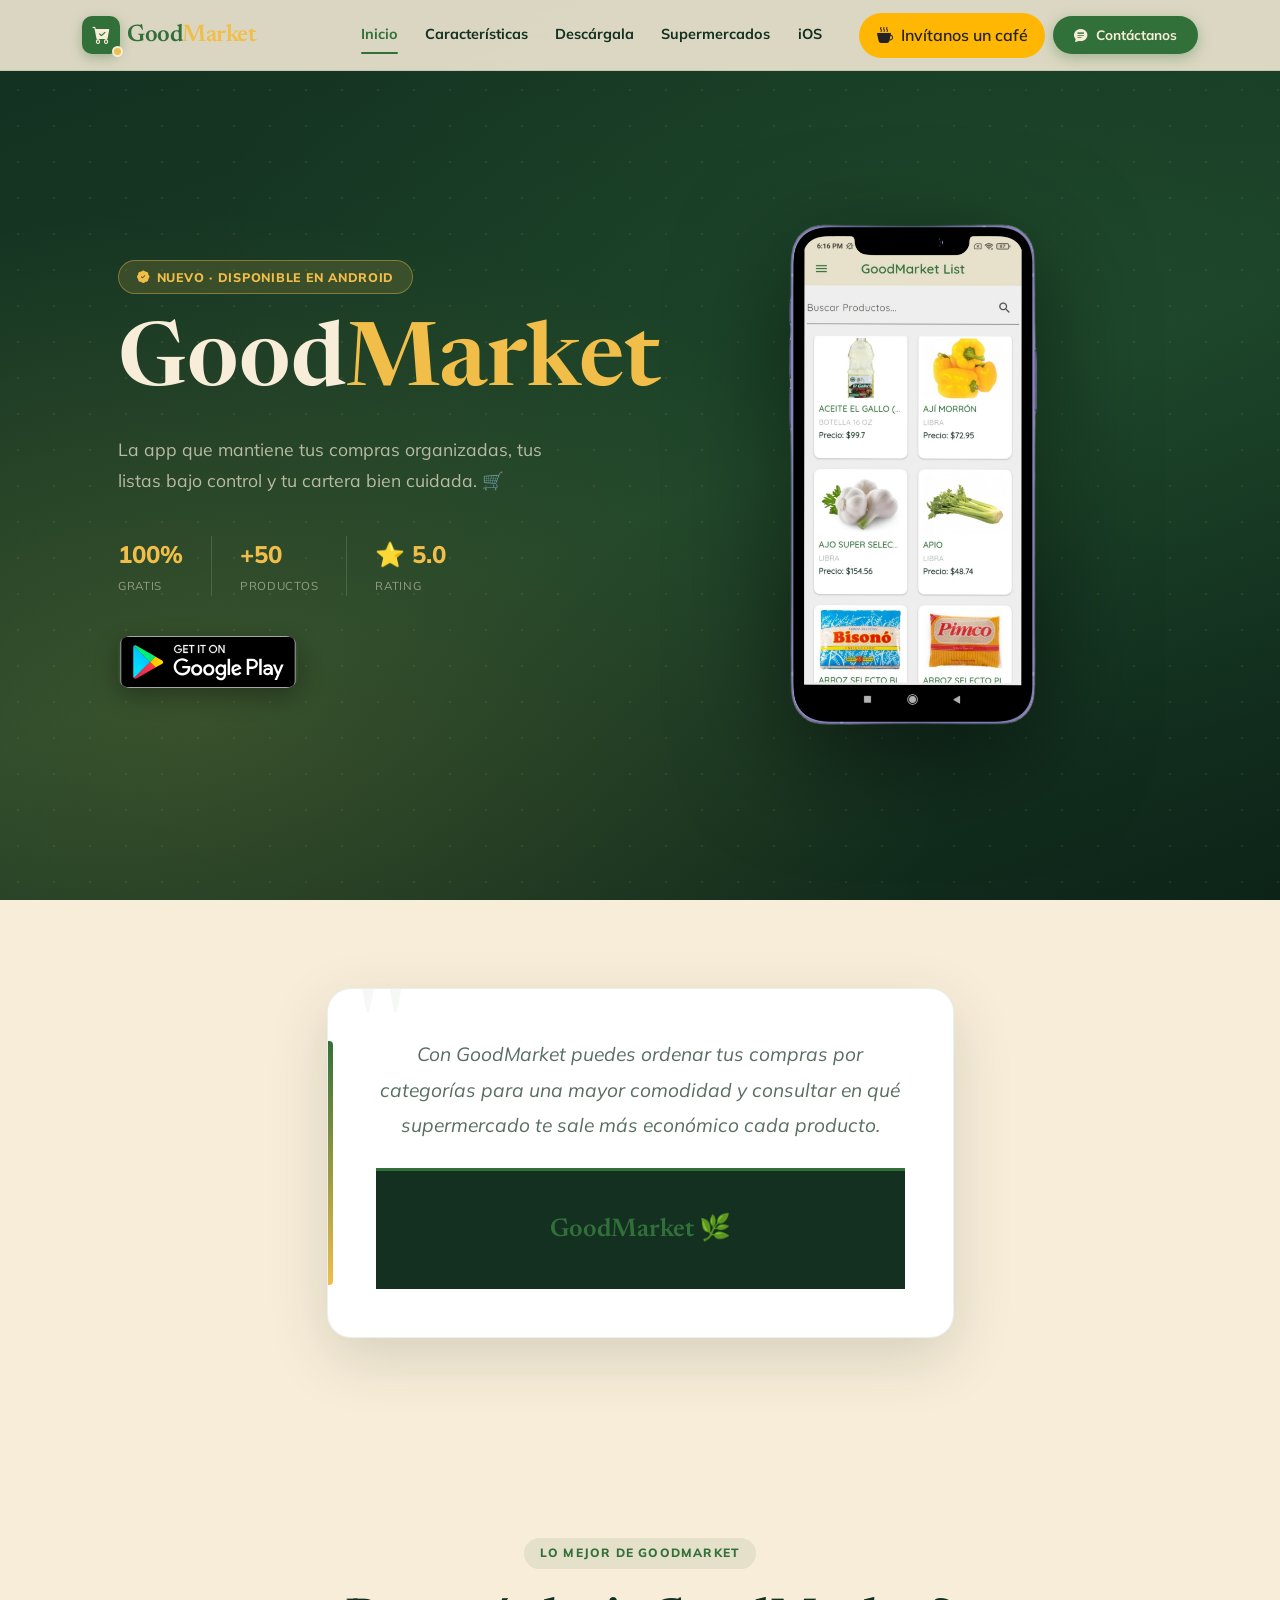
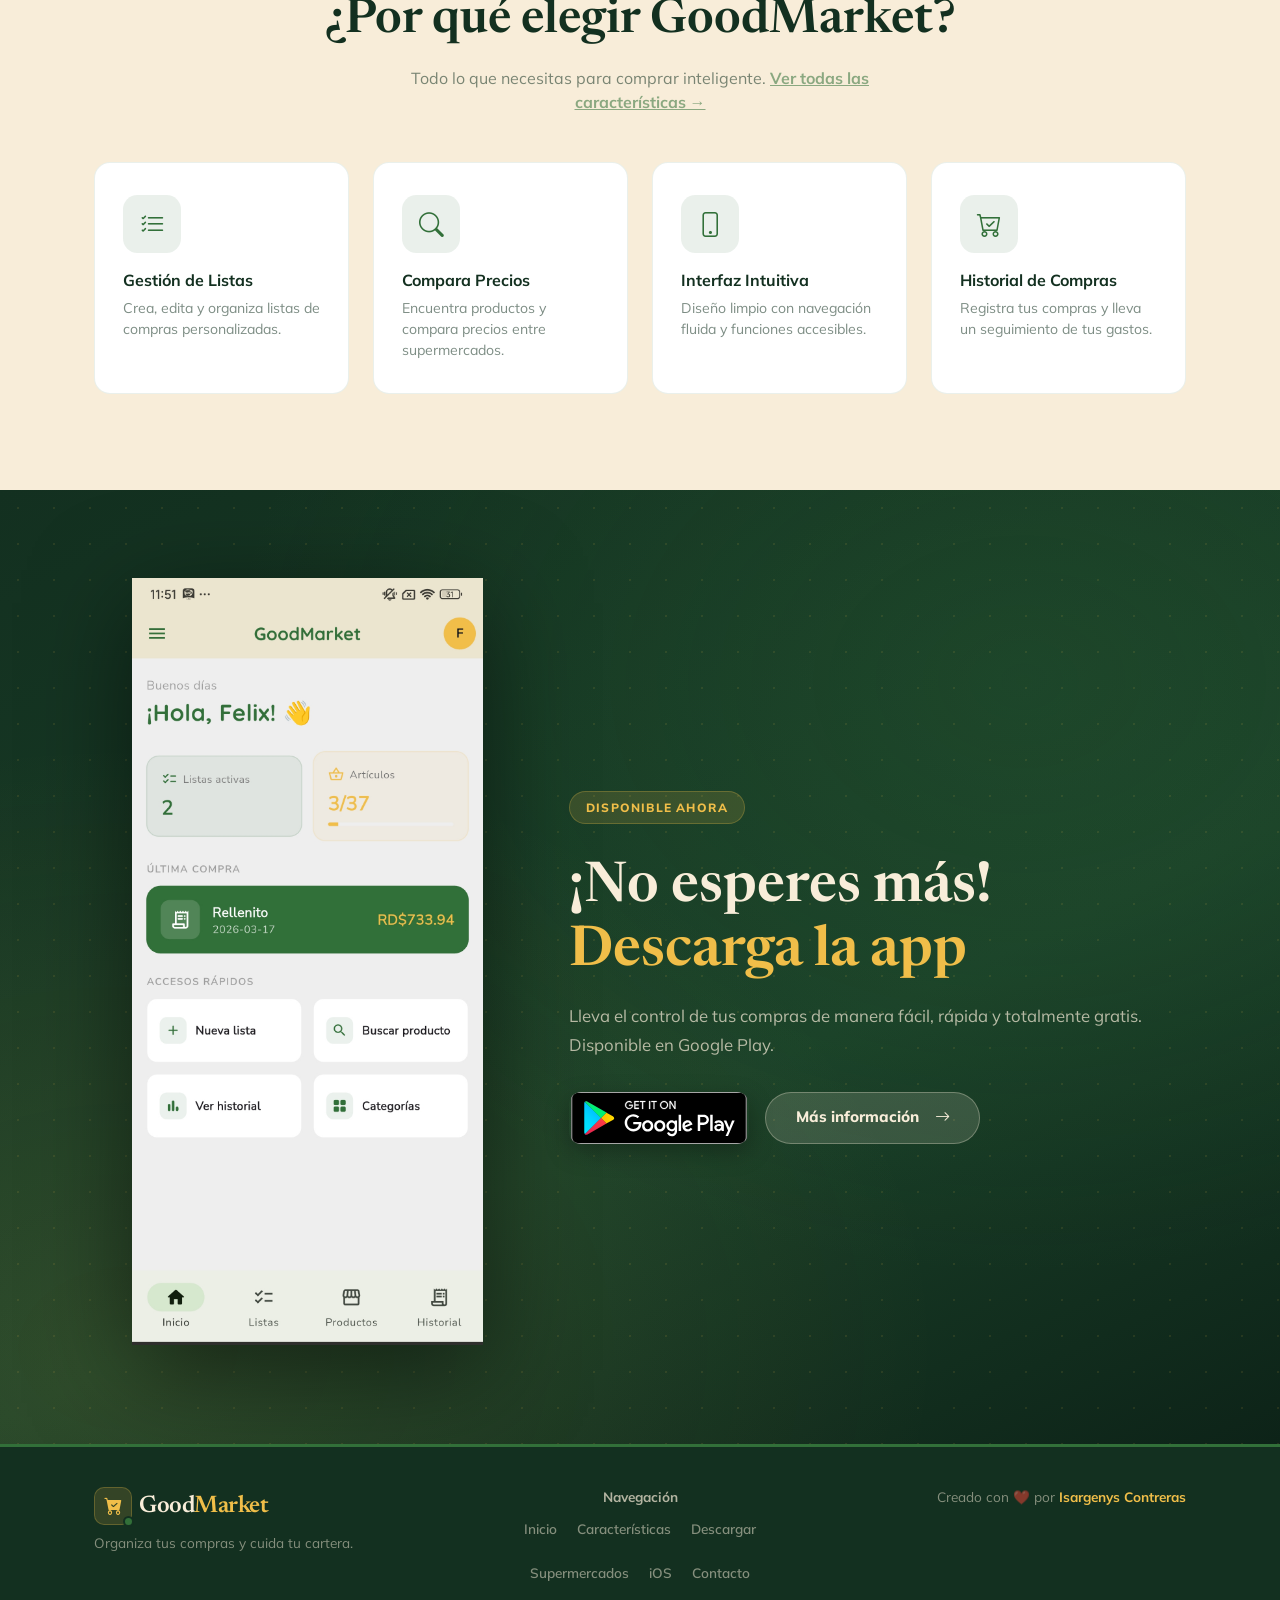
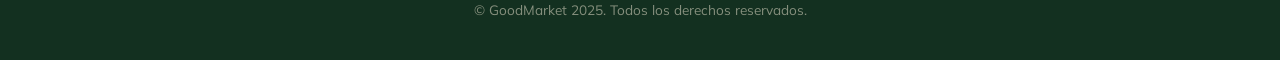
<file: index.html>
<!DOCTYPE html>
<html lang="es">
<head>
  <!-- ====== METAS BÁSICAS ====== -->
  <meta charset="utf-8" />
  <meta name="viewport" content="width=device-width, initial-scale=1, shrink-to-fit=no" />
  <meta http-equiv="X-UA-Compatible" content="IE=edge" />

  <!-- ====== SEO PRIMARIO ====== -->
  <title>GoodMarket — Organiza tus compras, compara precios y ahorra</title>
  <meta name="description" content="GoodMarket es la app gratuita que te ayuda a crear listas de compras, comparar precios entre supermercados y ahorrar dinero cada semana. Disponible en Android." />
  <meta name="keywords" content="lista de compras, comparar precios supermercados, app compras gratis, ahorrar en supermercado, GoodMarket, organizar compras, precios supermercado, app Android compras" />
  <meta name="author" content="Isargenys Contreras" />
  <meta name="robots" content="index, follow, max-snippet:-1, max-image-preview:large, max-video-preview:-1" />
  <link rel="canonical" href="https://www.goodmarket.app/" />

  <!-- ====== IDIOMA / REGIÓN ====== -->
  <meta name="language" content="es" />
  <meta name="geo.region" content="DO" />
  <link rel="alternate" hreflang="es" href="https://www.goodmarket.app/" />
  <link rel="alternate" hreflang="x-default" href="https://www.goodmarket.app/" />

  <!-- ====== OPEN GRAPH (Facebook, WhatsApp, etc.) ====== -->
  <meta property="og:type" content="website" />
  <meta property="og:site_name" content="GoodMarket" />
  <meta property="og:title" content="GoodMarket — Organiza tus compras y ahorra" />
  <meta property="og:description" content="Crea listas de compras, compara precios entre supermercados y ahorra dinero cada semana. 100% gratis." />
  <meta property="og:url" content="https://www.goodmarket.app/" />
  <meta property="og:image" content="https://www.goodmarket.app/assets/og-image.jpg" />
  <meta property="og:image:width" content="1200" />
  <meta property="og:image:height" content="630" />
  <meta property="og:locale" content="es_ES" />

  <!-- ====== TWITTER CARD ====== -->
  <meta name="twitter:card" content="summary_large_image" />
  <meta name="twitter:title" content="GoodMarket — Organiza tus compras y ahorra" />
  <meta name="twitter:description" content="App gratuita para crear listas de compras y comparar precios de supermercados." />
  <meta name="twitter:image" content="https://www.goodmarket.app/assets/og-image.jpg" />

  <!-- ====== FAVICON ====== -->
  <link rel="icon" type="image/png" href="assets/Dark_small_logo.png" />
  <link rel="apple-touch-icon" href="assets/Dark_small_logo.png" />

  <!-- ====== PRECONNECT & FONTS ====== -->
  <link rel="preconnect" href="https://fonts.googleapis.com" />
  <link rel="preconnect" href="https://fonts.gstatic.com" crossorigin />
  <link rel="preconnect" href="https://cdn.jsdelivr.net" />
  <link href="https://fonts.googleapis.com/css2?family=Mulish:wght@300;400;600;700;800&family=Newsreader:ital,wght@0,600;1,600&display=swap" rel="stylesheet" />

  <!-- ====== CSS ====== -->
  <link href="https://cdn.jsdelivr.net/npm/bootstrap@5.3.3/dist/css/bootstrap.min.css" rel="stylesheet" />
  <link href="https://cdn.jsdelivr.net/npm/bootstrap-icons@1.11.3/font/bootstrap-icons.css" rel="stylesheet" />
  <link href="./css/styles.css" rel="stylesheet" />

  <!-- ====== DATOS ESTRUCTURADOS (JSON-LD) ====== -->
  <script type="application/ld+json">
  {
    "@context": "https://schema.org",
    "@graph": [
      {
        "@type": "Organization",
        "name": "GoodMarket",
        "url": "https://www.goodmarket.app",
        "logo": "https://www.goodmarket.app/assets/Dark_small_logo.png",
        "description": "App gratuita para crear listas de compras y comparar precios de supermercados.",
        "sameAs": [
          "https://play.google.com/store/apps/details?id=com.felixdev.goodmarketlist"
        ]
      },
      {
        "@type": "SoftwareApplication",
        "name": "GoodMarket",
        "operatingSystem": "Android",
        "applicationCategory": "ShoppingApplication",
        "offers": {
          "@type": "Offer",
          "price": "0",
          "priceCurrency": "USD"
        },
        "aggregateRating": {
          "@type": "AggregateRating",
          "ratingValue": "5.0",
          "ratingCount": "50"
        },
        "description": "Organiza tus compras, compara precios entre supermercados y ahorra dinero.",
        "downloadUrl": "https://play.google.com/store/apps/details?id=com.felixdev.goodmarketlist&hl=es_419",
        "screenshot": "https://www.goodmarket.app/assets/1.png"
      },
      {
        "@type": "WebSite",
        "name": "GoodMarket",
        "url": "https://www.goodmarket.app",
        "potentialAction": {
          "@type": "SearchAction",
          "target": "https://www.goodmarket.app/?q={search_term_string}",
          "query-input": "required name=search_term_string"
        }
      }
    ]
  }
  </script>
</head>

<body>

  <!-- ====== NAVBAR ====== -->
  <nav class="navbar navbar-expand-lg fixed-top" id="mainNav" aria-label="Navegación principal">
    <div class="container">
      <a class="navbar-brand gm-logo" href="index.html" aria-label="GoodMarket - Inicio">
        <span class="gm-logo__icon"><i class="bi bi-cart-check-fill"></i></span>
        <span class="gm-logo__text">
          <span class="gm-logo__good">Good</span><span class="gm-logo__market">Market</span>
        </span>
      </a>

      <button class="navbar-toggler" type="button"
              data-bs-toggle="collapse" data-bs-target="#navbarResponsive"
              aria-controls="navbarResponsive" aria-expanded="false" aria-label="Abrir menú">
        Menú <i class="bi bi-list ms-1"></i>
      </button>

      <div class="collapse navbar-collapse" id="navbarResponsive">
        <ul class="navbar-nav ms-auto me-3 my-3 my-lg-0">
          <li class="nav-item"><a class="nav-link active" href="index.html">Inicio</a></li>
          <li class="nav-item"><a class="nav-link" href="caracteristicas.html">Características</a></li>
          <!-- <li class="nav-item"><a class="nav-link" href="blog.html">Blog</a></li> -->
          <li class="nav-item"><a class="nav-link" href="descarga.html">Descárgala</a></li>
          <li class="nav-item"><a class="nav-link" href="unete.html">Supermercados</a></li>
          <li class="nav-item"><a class="nav-link" href="ios.html">iOS</a></li>

        </ul>
        <a class="btn-nav-donate mx-2" href="https://ko-fi.com/goodmarket" target="_blank">
          <i class="bi bi-cup-hot-fill me-2"></i>Invítanos un café
          </a>
        <a class="btn-nav-feedback" href="contacto.html">
          <i class="bi bi-chat-text-fill me-2"></i>Contáctanos
        </a>
      </div>
    </div>
  </nav>

  <!-- ====== HERO ====== -->
  <header class="masthead">
    <div class="container px-4 px-lg-5">
      <div class="row gx-5 align-items-center">

        <div class="col-lg-6 fade-in-up">
          <div class="hero-badge">
            <i class="bi bi-patch-check-fill"></i>
            Nuevo · Disponible en Android
          </div>

          <h1 class="hero-title">Good<span>Market</span></h1>

          <p class="hero-subtitle">
            La app que mantiene tus compras organizadas, tus listas bajo control
            y tu cartera bien cuidada. 🛒
          </p>

          <div class="hero-stats" aria-label="Estadísticas de GoodMarket">
            <div class="hero-stat">
              <span class="hero-stat-number">100%</span>
              <span class="hero-stat-label">Gratis</span>
            </div>
            <div class="hero-stat-divider" role="separator"></div>
            <div class="hero-stat">
              <span class="hero-stat-number">+50</span>
              <span class="hero-stat-label">Productos</span>
            </div>
            <div class="hero-stat-divider" role="separator"></div>
            <div class="hero-stat">
              <span class="hero-stat-number">⭐ 5.0</span>
              <span class="hero-stat-label">Rating</span>
            </div>
          </div>

          <div class="app-badge-wrap">
            <a href="https://play.google.com/store/apps/details?id=com.felixdev.goodmarketlist&hl=es_419"
               target="_blank" rel="noopener noreferrer"
               aria-label="Descargar GoodMarket en Google Play Store">
              <img class="app-badge" src="assets/img/google-play-badge.svg"
                   alt="Disponible en Google Play - Descargar GoodMarket gratis"
                   width="180" height="52" loading="eager" />
            </a>
          </div>
        </div>

        <div class="col-lg-6 text-center fade-in-up delay-2">
          <div class="hero-image-wrapper">
            <div class="hero-glow" aria-hidden="true"></div>
            <img src="assets/1.png"
                 alt="Captura de pantalla de la app GoodMarket mostrando la lista de compras organizada por categorías"
                 class="hero-phone-img" width="400" height="800" loading="eager" />
          </div>
        </div>

      </div>
    </div>
  </header>

  <!-- ====== QUOTE ====== -->
  <section class="quote-section" aria-label="Descripción de GoodMarket">
    <div class="container px-4">
      <div class="row justify-content-center">
        <div class="col-lg-8 col-xl-7 fade-in-up">
          <blockquote class="quote-card text-center">
            <p class="quote-text">
              Con GoodMarket puedes ordenar tus compras por categorías para una mayor
              comodidad y consultar en qué supermercado te sale más económico cada producto.
            </p>
            <footer class="quote-brand">GoodMarket 🌿</footer>
          </blockquote>
        </div>
      </div>
    </div>
  </section>

  <!-- ====== PREVIEW FEATURES ====== -->
  <section class="features-section" aria-labelledby="preview-features-title">
    <div class="container px-4">
      <div class="text-center mb-5 fade-in-up">
        <span class="section-label">Lo mejor de GoodMarket</span>
        <h2 class="section-title mt-2" id="preview-features-title">¿Por qué elegir GoodMarket?</h2>
        <p class="text-muted mt-3 mx-auto" style="max-width:500px;">
          Todo lo que necesitas para comprar inteligente. <a href="caracteristicas.html" style="color:var(--forest); font-weight:700;">Ver todas las características →</a>
        </p>
      </div>

      <div class="row gx-4 gy-4 justify-content-center">
        <div class="col-md-6 col-lg-3 fade-in-up delay-1">
          <article class="feature-card">
            <div class="feature-icon-wrap"><i class="bi bi-list-check"></i></div>
            <h3>Gestión de Listas</h3>
            <p class="text-muted small mb-0">
              Crea, edita y organiza listas de compras personalizadas.
            </p>
          </article>
        </div>
        <div class="col-md-6 col-lg-3 fade-in-up delay-2">
          <article class="feature-card">
            <div class="feature-icon-wrap"><i class="bi bi-search"></i></div>
            <h3>Compara Precios</h3>
            <p class="text-muted small mb-0">
              Encuentra productos y compara precios entre supermercados.
            </p>
          </article>
        </div>
        <div class="col-md-6 col-lg-3 fade-in-up delay-3">
          <article class="feature-card">
                        <div class="feature-icon-wrap"><i class="bi bi-phone"></i></div>
            <h3>Interfaz Intuitiva</h3>
            <p class="text-muted small mb-0">
              Diseño limpio con navegación fluida y funciones accesibles.
            </p>
          </article>
        </div>
        <div class="col-md-6 col-lg-3 fade-in-up delay-3">
          <article class="feature-card">
            <div class="feature-icon-wrap"><i class="bi bi-cart-check"></i></div>
            <h3>Historial de Compras</h3>
            <p class="text-muted small mb-0">
              Registra tus compras y lleva un seguimiento de tus gastos.
            </p>
          </article>
        </div>
      </div>
    </div>
  </section>

  <!-- ====== CTA RÁPIDO ====== -->
  <section class="cta-section" aria-labelledby="cta-home-title">
    <div class="container px-4">
      <div class="row gx-5 align-items-center">

        <div class="col-lg-5 text-center mb-5 mb-lg-0 fade-in-up">
          <img src="assets/6344.jpg" alt="Interfaz de descarga de GoodMarket mostrando precios comparados"
               class="cta-phone-img" width="400" height="800" loading="lazy" />
        </div>

        <div class="col-lg-7 fade-in-up delay-2">
          <span class="section-label section-label--dark">Disponible ahora</span>
          <h2 class="cta-title mt-3 mb-3" id="cta-home-title">
            ¡No esperes más!<br />
            <span>Descarga la app</span>
          </h2>
          <p class="cta-subtitle">
            Lleva el control de tus compras de manera fácil, rápida y totalmente
            gratis. Disponible en Google Play.
          </p>
          <div class="app-badge-wrap">
            <a href="https://play.google.com/store/apps/details?id=com.felixdev.goodmarketlist&hl=es_419"
               target="_blank" rel="noopener noreferrer"
               aria-label="Descargar GoodMarket en Google Play Store">
              <img class="app-badge" src="assets/img/google-play-badge.svg"
                   alt="Disponible en Google Play" width="180" height="52" loading="lazy" />
            </a>
            <a href="descarga.html" class="btn-unete" style="background:rgba(248,237,217,0.15); color:var(--alabaster) !important; box-shadow:none; border:1.5px solid rgba(248,237,217,0.3);">
              Más información <i class="bi bi-arrow-right ms-2"></i>
            </a>
          </div>
        </div>

      </div>
    </div>
  </section>

  <!-- ====== FOOTER ====== -->
  <footer aria-label="Pie de página">
    <div class="container px-4">
      <div class="row gy-4">

        <div class="col-lg-4 text-center text-lg-start">
          <a class="gm-logo gm-logo--light" href="index.html" aria-label="GoodMarket - Inicio">
            <span class="gm-logo__icon"><i class="bi bi-cart-check-fill"></i></span>
            <span class="gm-logo__text">
              <span class="gm-logo__good">Good</span><span class="gm-logo__market">Market</span>
            </span>
          </a>
          <p class="footer-text mt-2">Organiza tus compras y cuida tu cartera.</p>
        </div>

        <div class="col-lg-4 text-center">
          <p class="footer-text fw-bold mb-2" style="color:rgba(248,237,217,0.7);">Navegación</p>
          <ul class="footer-links justify-content-center">
            <li><a href="index.html">Inicio</a></li>
            <li><a href="caracteristicas.html">Características</a></li>
            <li><a href="descarga.html">Descargar</a></li>
            <li><a href="unete.html">Supermercados</a></li>
            <li><a href="ios.html">iOS</a></li>
            <li><a href="contacto.html">Contacto</a></li>
          </ul>
          <p class="footer-text mb-0">&copy; GoodMarket 2025. Todos los derechos reservados.</p>
        </div>

        <div class="col-lg-4 text-center text-lg-end">
          <p class="footer-text mb-0">
            Creado con ❤️ por
            <a href="https://isargenys.github.io/" target="_blank" rel="noopener noreferrer">
              <span class="footer-author">Isargenys Contreras</span>
            </a>
          </p>
        </div>

      </div>
    </div>
  </footer>

  <!-- ====== JS ====== -->
  <script src="https://cdn.jsdelivr.net/npm/bootstrap@5.3.3/dist/js/bootstrap.bundle.min.js"></script>
  <script src="js/main.js"></script>
</body>
</html>
</file>
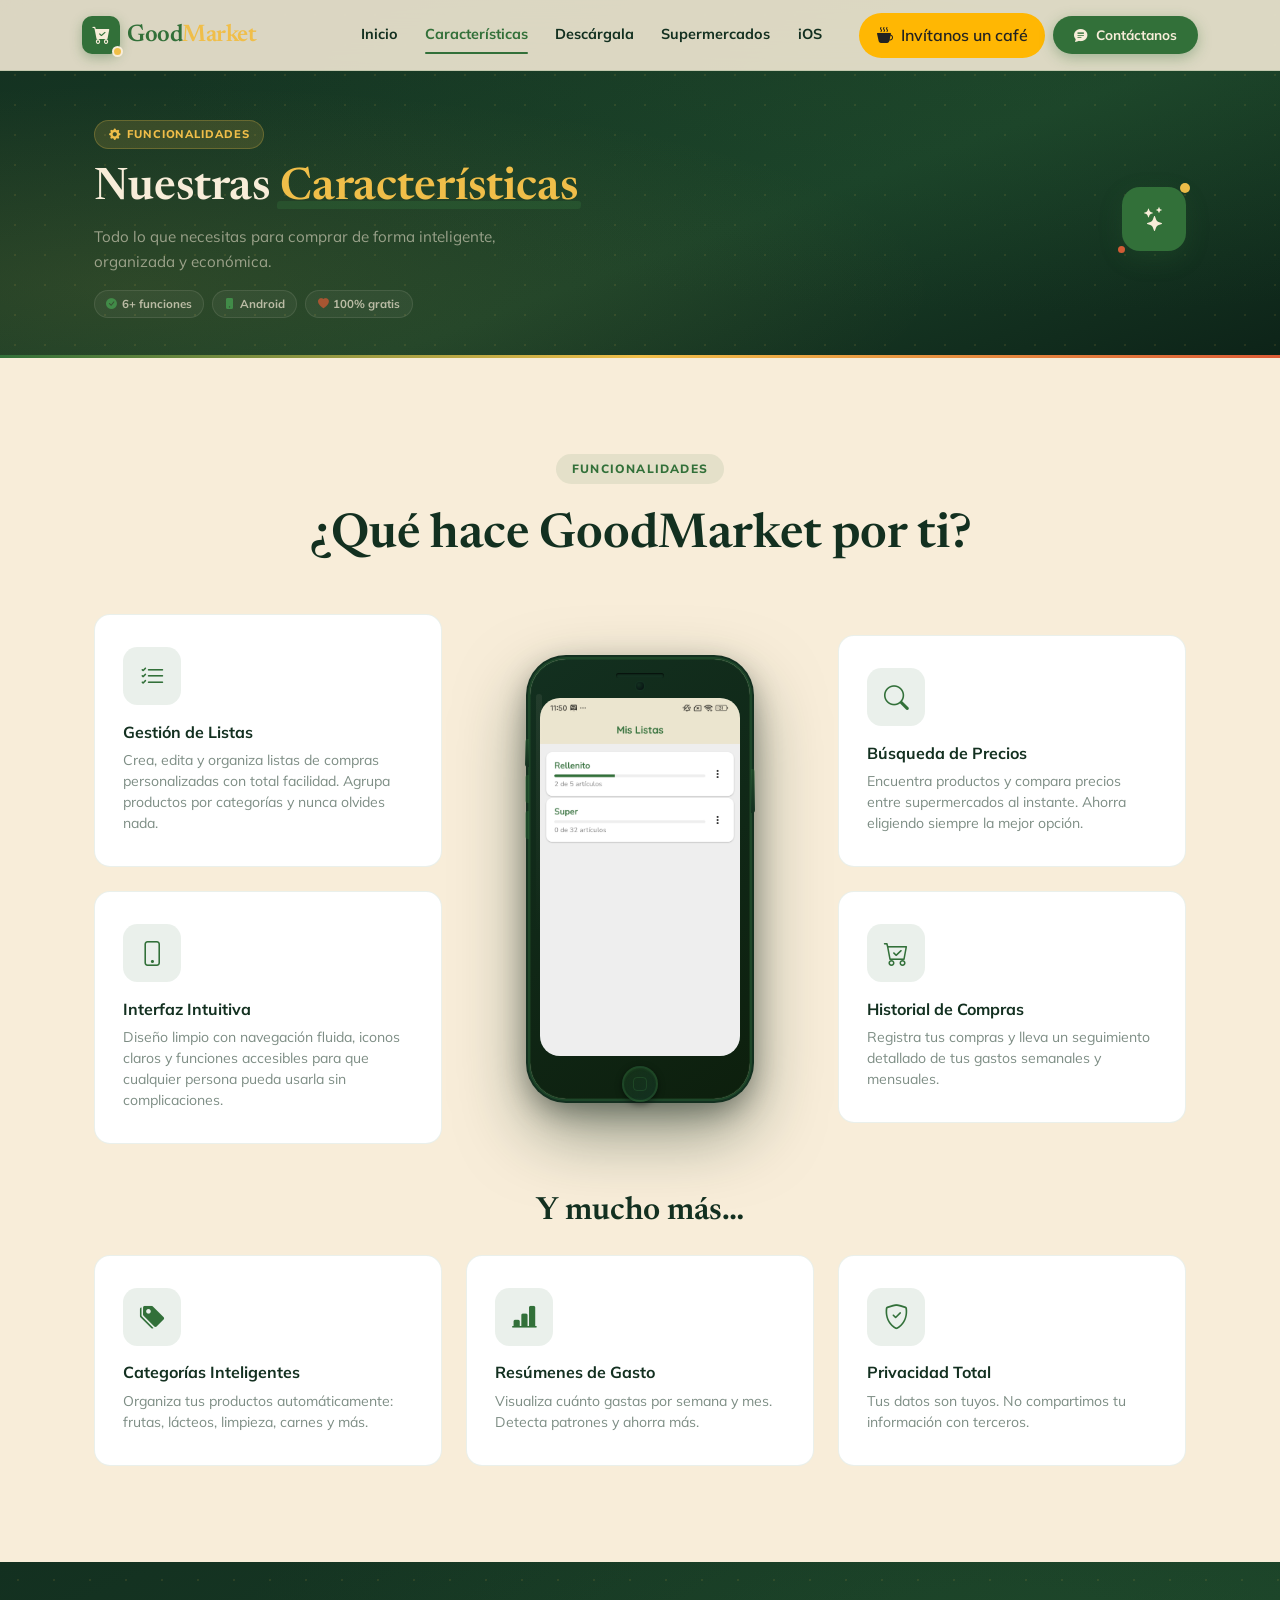
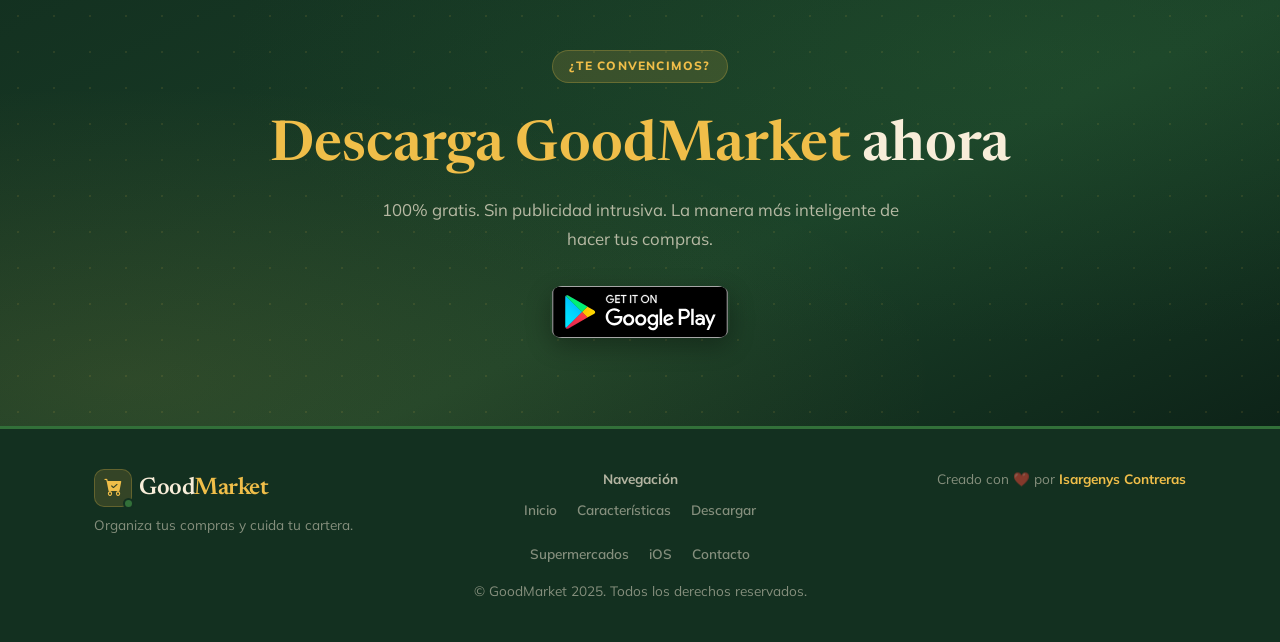
<file: caracteristicas.html>
<!DOCTYPE html>
<html lang="es">
<head>
  <meta charset="utf-8" />
  <meta name="viewport" content="width=device-width, initial-scale=1, shrink-to-fit=no" />

  <title>Características de GoodMarket — Listas, Precios, Historial y más</title>
  <meta name="description" content="Descubre todas las funcionalidades de GoodMarket: gestión de listas de compras, búsqueda y comparación de precios, interfaz intuitiva e historial detallado de gastos." />
  <meta name="keywords" content="funcionalidades GoodMarket, características app compras, crear lista de compras, comparar precios supermercados, historial de compras, organizar compras app" />
  <meta name="robots" content="index, follow" />
  <link rel="canonical" href="https://www.goodmarket.app/caracteristicas.html" />

  <meta property="og:type" content="website" />
  <meta property="og:title" content="Características de GoodMarket — Todo para comprar inteligente" />
  <meta property="og:description" content="Gestión de listas, comparación de precios, interfaz limpia e historial de compras. Todo gratis." />
  <meta property="og:url" content="https://www.goodmarket.app/caracteristicas.html" />
  <meta property="og:image" content="https://www.goodmarket.app/assets/og-image.jpg" />
  <meta property="og:locale" content="es_ES" />

  <meta name="twitter:card" content="summary_large_image" />
  <meta name="twitter:title" content="Características de GoodMarket" />
  <meta name="twitter:description" content="Todas las funcionalidades para comprar inteligente." />
  <meta name="twitter:image" content="https://www.goodmarket.app/assets/og-image.jpg" />

  <link rel="icon" type="image/png" href="assets/Dark_small_logo.png" />
  <link rel="preconnect" href="https://fonts.googleapis.com" />
  <link rel="preconnect" href="https://fonts.gstatic.com" crossorigin />
  <link href="https://fonts.googleapis.com/css2?family=Mulish:wght@300;400;600;700;800&family=Newsreader:ital,wght@0,600;1,600&display=swap" rel="stylesheet" />
  <link href="https://cdn.jsdelivr.net/npm/bootstrap@5.3.3/dist/css/bootstrap.min.css" rel="stylesheet" />
  <link href="https://cdn.jsdelivr.net/npm/bootstrap-icons@1.11.3/font/bootstrap-icons.css" rel="stylesheet" />
  <link href="css/styles.css" rel="stylesheet" />

  <script type="application/ld+json">
  {
    "@context": "https://schema.org",
    "@type": "WebPage",
    "name": "Características de GoodMarket",
    "description": "Todas las funcionalidades de la app GoodMarket para organizar compras y comparar precios.",
    "url": "https://www.goodmarket.app/caracteristicas.html",
    "isPartOf": {
      "@type": "WebSite",
      "name": "GoodMarket",
      "url": "https://www.goodmarket.app"
    }
  }
  </script>
</head>

<body>

  <!-- ====== NAVBAR ====== -->
  <nav class="navbar navbar-expand-lg fixed-top" id="mainNav" aria-label="Navegación principal">
    <div class="container">
      <a class="navbar-brand gm-logo" href="index.html" aria-label="GoodMarket - Inicio">
        <span class="gm-logo__icon"><i class="bi bi-cart-check-fill"></i></span>
        <span class="gm-logo__text">
          <span class="gm-logo__good">Good</span><span class="gm-logo__market">Market</span>
        </span>
      </a>
      <button class="navbar-toggler" type="button"
              data-bs-toggle="collapse" data-bs-target="#navbarResponsive"
              aria-controls="navbarResponsive" aria-expanded="false" aria-label="Abrir menú">
        Menú <i class="bi bi-list ms-1"></i>
      </button>
      <div class="collapse navbar-collapse" id="navbarResponsive">
        <ul class="navbar-nav ms-auto me-3 my-3 my-lg-0">
          <li class="nav-item"><a class="nav-link" href="index.html">Inicio</a></li>
          <li class="nav-item"><a class="nav-link" href="caracteristicas.html">Características</a></li>
          <!-- <li class="nav-item"><a class="nav-link" href="blog.html">Blog</a></li> -->
          <li class="nav-item"><a class="nav-link" href="descarga.html">Descárgala</a></li>
          <li class="nav-item"><a class="nav-link" href="unete.html">Supermercados</a></li>
          <li class="nav-item"><a class="nav-link" href="ios.html">iOS</a></li>
        </ul>
         <a class="btn-nav-donate mx-2" href="https://ko-fi.com/goodmarket" target="_blank">
          <i class="bi bi-cup-hot-fill me-2"></i>Invítanos un café
          </a>
        <a class="btn-nav-feedback" href="contacto.html">
          <i class="bi bi-chat-text-fill me-2"></i>Contáctanos
        </a>
      </div>
    </div>
  </nav>

  <!-- ====== PAGE HEADER ====== -->
  <section class="page-header">
    <div class="container px-4">
      <div class="page-header__inner">

        <div class="page-header__text">
          <div class="page-header__badge">
            <i class="bi bi-gear-fill"></i> Funcionalidades
          </div>
          <h1 class="page-header__title">Nuestras <span>Características</span></h1>
          <p class="page-header__desc">
            Todo lo que necesitas para comprar de forma inteligente, organizada y económica.
          </p>
          <div class="page-header__tags">
            <span class="page-header__tag">
              <i class="bi bi-check-circle-fill t-forest"></i> 6+ funciones
            </span>
            <span class="page-header__tag">
              <i class="bi bi-phone-fill t-forest"></i> Android
            </span>
            <span class="page-header__tag">
              <i class="bi bi-heart-fill t-cherry"></i> 100% gratis
            </span>
          </div>
        </div>

        <div class="page-header__icon">
          <div class="page-header__icon-dot page-header__icon-dot--1"></div>
          <div class="page-header__icon-dot page-header__icon-dot--2"></div>
          <div class="page-header__icon-box page-header__icon-box--forest">
            <i class="bi bi-stars"></i>
          </div>
        </div>

      </div>
    </div>
  </section>

  <!-- ====== FEATURES CONTENT ====== -->
  <section class="features-section" aria-labelledby="features-title">
    <div class="container px-4">

      <div class="text-center mb-5 fade-in-up">
        <span class="section-label">Funcionalidades</span>
        <h2 class="section-title mt-2" id="features-title">¿Qué hace GoodMarket por ti?</h2>
      </div>

      <div class="row gx-4 gy-4 align-items-center mb-5">

        <!-- Columna izquierda -->
        <div class="col-lg-4">
          <div class="row gy-4">
            <div class="col-12 fade-in-up delay-1">
              <article class="feature-card">
                <div class="feature-icon-wrap"><i class="bi bi-list-check"></i></div>
                <h3>Gestión de Listas</h3>
                <p class="text-muted small mb-0">
                  Crea, edita y organiza listas de compras personalizadas con total facilidad.
                  Agrupa productos por categorías y nunca olvides nada.
                </p>
              </article>
            </div>
            <div class="col-12 fade-in-up delay-2">
              <article class="feature-card">
                <div class="feature-icon-wrap"><i class="bi bi-phone"></i></div>
                <h3>Interfaz Intuitiva</h3>
                <p class="text-muted small mb-0">
                  Diseño limpio con navegación fluida, iconos claros y funciones accesibles
                  para que cualquier persona pueda usarla sin complicaciones.
                </p>
              </article>
            </div>
          </div>
        </div>

        <!-- Phone Mockup centro -->
        <div class="col-lg-4 text-center fade-in-up">
          <div class="phone-mockup">
            <div class="phone-mockup__frame">
              <div class="phone-mockup__speaker"></div>
              <div class="phone-mockup__camera"></div>
              <div class="phone-mockup__screen">
                <img src="assets/6343.jpg"
                     alt="Vista de la app GoodMarket mostrando categorías de productos y precios comparados"
                     width="220" height="440" loading="lazy" />
              </div>
              <div class="phone-mockup__home"></div>
            </div>
            <div class="phone-mockup__shine" aria-hidden="true"></div>
          </div>
        </div>

        <!-- Columna derecha -->
        <div class="col-lg-4">
          <div class="row gy-4">
            <div class="col-12 fade-in-up delay-1">
              <article class="feature-card">
                <div class="feature-icon-wrap"><i class="bi bi-search"></i></div>
                <h3>Búsqueda de Precios</h3>
                <p class="text-muted small mb-0">
                  Encuentra productos y compara precios entre supermercados al instante.
                  Ahorra eligiendo siempre la mejor opción.
                </p>
              </article>
            </div>
            <div class="col-12 fade-in-up delay-2">
              <article class="feature-card">
                <div class="feature-icon-wrap"><i class="bi bi-cart-check"></i></div>
                <h3>Historial de Compras</h3>
                <p class="text-muted small mb-0">
                  Registra tus compras y lleva un seguimiento detallado de tus gastos
                  semanales y mensuales.
                </p>
              </article>
            </div>
          </div>
        </div>

      </div>

      <!-- Más funcionalidades -->
      <div class="text-center mb-4 fade-in-up">
        <h3 class="section-title" style="font-size:clamp(1.5rem,3vw,2rem);">Y mucho más…</h3>
      </div>

      <div class="row gx-4 gy-4 justify-content-center">
        <div class="col-md-6 col-lg-4 fade-in-up delay-1">
          <article class="feature-card">
            <div class="feature-icon-wrap"><i class="bi bi-tags-fill"></i></div>
            <h3>Categorías Inteligentes</h3>
            <p class="text-muted small mb-0">
              Organiza tus productos automáticamente: frutas, lácteos, limpieza, carnes y más.
            </p>
          </article>
        </div>
        <div class="col-md-6 col-lg-4 fade-in-up delay-2">
          <article class="feature-card">
            <div class="feature-icon-wrap"><i class="bi bi-bar-chart-line-fill"></i></div>
            <h3>Resúmenes de Gasto</h3>
            <p class="text-muted small mb-0">
              Visualiza cuánto gastas por semana y mes. Detecta patrones y ahorra más.
            </p>
          </article>
        </div>
        <div class="col-md-6 col-lg-4 fade-in-up delay-3">
          <article class="feature-card">
            <div class="feature-icon-wrap"><i class="bi bi-shield-check"></i></div>
            <h3>Privacidad Total</h3>
            <p class="text-muted small mb-0">
              Tus datos son tuyos. No compartimos tu información con terceros.
            </p>
          </article>
        </div>
      </div>

    </div>
  </section>

  <!-- ====== CTA ====== -->
  <section class="cta-section" aria-labelledby="cta-feat-title">
    <div class="container px-4 text-center fade-in-up" style="position:relative;z-index:1;">
      <span class="section-label section-label--dark">¿Te convencimos?</span>
      <h2 class="cta-title mt-3" id="cta-feat-title">
        <span>Descarga GoodMarket</span> ahora
      </h2>
      <p class="cta-subtitle mx-auto" style="max-width:520px;">
        100% gratis. Sin publicidad intrusiva. La manera más inteligente de hacer tus compras.
      </p>
      <div class="app-badge-wrap justify-content-center">
        <a href="https://play.google.com/store/apps/details?id=com.felixdev.goodmarketlist&hl=es_419"
           target="_blank" rel="noopener noreferrer"
           aria-label="Descargar GoodMarket en Google Play Store">
          <img class="app-badge" src="assets/img/google-play-badge.svg"
               alt="Disponible en Google Play" width="180" height="52" loading="lazy" />
        </a>
      </div>
    </div>
  </section>

  <!-- ====== FOOTER ====== -->
  <footer aria-label="Pie de página">
    <div class="container px-4">
      <div class="row gy-4">
        <div class="col-lg-4 text-center text-lg-start">
          <a class="gm-logo gm-logo--light" href="index.html" aria-label="GoodMarket - Inicio">
            <span class="gm-logo__icon"><i class="bi bi-cart-check-fill"></i></span>
            <span class="gm-logo__text">
              <span class="gm-logo__good">Good</span><span class="gm-logo__market">Market</span>
            </span>
          </a>
          <p class="footer-text mt-2">Organiza tus compras y cuida tu cartera.</p>
        </div>
        <div class="col-lg-4 text-center">
          <p class="footer-text fw-bold mb-2" style="color:rgba(248,237,217,0.7);">Navegación</p>
          <ul class="footer-links justify-content-center">
            <li><a href="index.html">Inicio</a></li>
            <li><a href="caracteristicas.html">Características</a></li>
            <li><a href="descarga.html">Descargar</a></li>
            <li><a href="unete.html">Supermercados</a></li>
            <li><a href="ios.html">iOS</a></li>
            <li><a href="contacto.html">Contacto</a></li>
          </ul>
          <p class="footer-text mb-0">&copy; GoodMarket 2025. Todos los derechos reservados.</p>
        </div>
        <div class="col-lg-4 text-center text-lg-end">
          <p class="footer-text mb-0">
            Creado con ❤️ por
            <a href="https://isargenys.github.io/" target="_blank" rel="noopener noreferrer">
              <span class="footer-author">Isargenys Contreras</span>
            </a>
          </p>
        </div>
      </div>
    </div>
  </footer>

  <script src="https://cdn.jsdelivr.net/npm/bootstrap@5.3.3/dist/js/bootstrap.bundle.min.js"></script>
  <script src="js/main.js"></script>
</body>
</html>
</file>
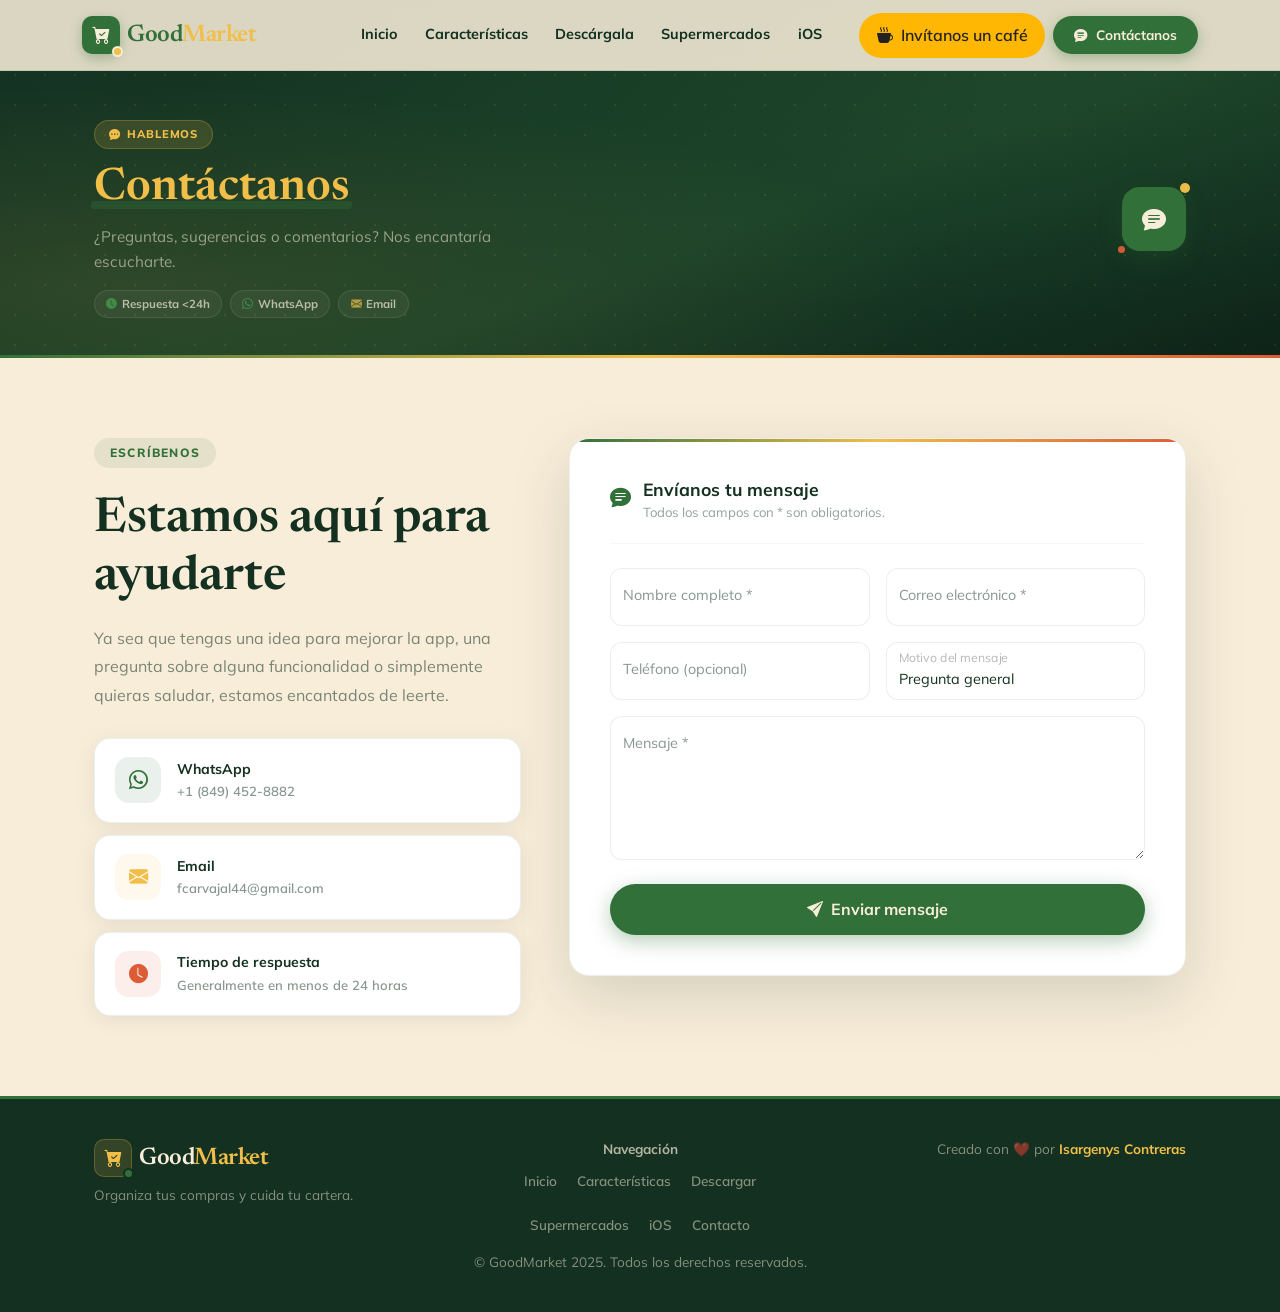
<file: contacto.html>
<!DOCTYPE html>
<html lang="es">
<head>
  <meta charset="utf-8" />
  <meta name="viewport" content="width=device-width, initial-scale=1, shrink-to-fit=no" />

  <title>Contacto — GoodMarket | Envíanos tu mensaje o sugerencia</title>
  <meta name="description" content="¿Tienes preguntas, sugerencias o comentarios sobre GoodMarket? Escríbenos y te responderemos lo antes posible. También puedes contactarnos por WhatsApp." />
  <meta name="keywords" content="contacto GoodMarket, soporte GoodMarket, enviar mensaje GoodMarket, sugerencias app compras, ayuda GoodMarket" />
  <meta name="robots" content="index, follow" />
  <link rel="canonical" href="https://www.goodmarket.app/contacto.html" />

  <meta property="og:type" content="website" />
  <meta property="og:title" content="Contacto — GoodMarket" />
  <meta property="og:description" content="Envíanos tus preguntas, sugerencias o comentarios." />
  <meta property="og:url" content="https://www.goodmarket.app/contacto.html" />
  <meta property="og:image" content="https://www.goodmarket.app/assets/og-image.jpg" />
  <meta property="og:locale" content="es_ES" />

  <meta name="twitter:card" content="summary_large_image" />
  <meta name="twitter:title" content="Contacto — GoodMarket" />
  <meta name="twitter:description" content="Envíanos tus preguntas o sugerencias." />
  <meta name="twitter:image" content="https://www.goodmarket.app/assets/og-image.jpg" />

  <link rel="icon" type="image/png" href="assets/Dark_small_logo.png" />
  <link rel="preconnect" href="https://fonts.googleapis.com" />
  <link rel="preconnect" href="https://fonts.gstatic.com" crossorigin />
  <link href="https://fonts.googleapis.com/css2?family=Mulish:wght@300;400;600;700;800&family=Newsreader:ital,wght@0,600;1,600&display=swap" rel="stylesheet" />
  <link href="https://cdn.jsdelivr.net/npm/bootstrap@5.3.3/dist/css/bootstrap.min.css" rel="stylesheet" />
  <link href="https://cdn.jsdelivr.net/npm/bootstrap-icons@1.11.3/font/bootstrap-icons.css" rel="stylesheet" />
  <link href="css/styles.css" rel="stylesheet" />

  <script type="application/ld+json">
  {
    "@context": "https://schema.org",
    "@type": "ContactPage",
    "name": "Contacto — GoodMarket",
    "description": "Página de contacto de GoodMarket para recibir mensajes, sugerencias y comentarios.",
    "url": "https://www.goodmarket.app/contacto.html",
    "mainEntity": {
      "@type": "Organization",
      "name": "GoodMarket",
      "url": "https://www.goodmarket.app",
      "contactPoint": {
        "@type": "ContactPoint",
        "contactType": "customer service",
        "availableLanguage": ["Spanish"],
        "url": "https://wa.me/+18494528882"
      }
    }
  }
  </script>
</head>

<body>

  <!-- ====== NAVBAR ====== -->
  <nav class="navbar navbar-expand-lg fixed-top" id="mainNav" aria-label="Navegación principal">
    <div class="container">
      <a class="navbar-brand gm-logo" href="index.html" aria-label="GoodMarket - Inicio">
        <span class="gm-logo__icon"><i class="bi bi-cart-check-fill"></i></span>
        <span class="gm-logo__text">
          <span class="gm-logo__good">Good</span><span class="gm-logo__market">Market</span>
        </span>
      </a>
      <button class="navbar-toggler" type="button"
              data-bs-toggle="collapse" data-bs-target="#navbarResponsive"
              aria-controls="navbarResponsive" aria-expanded="false" aria-label="Abrir menú">
        Menú <i class="bi bi-list ms-1"></i>
      </button>
      <div class="collapse navbar-collapse" id="navbarResponsive">
        <ul class="navbar-nav ms-auto me-3 my-3 my-lg-0">
          <li class="nav-item"><a class="nav-link" href="index.html">Inicio</a></li>
          <li class="nav-item"><a class="nav-link" href="caracteristicas.html">Características</a></li>
          <!-- <li class="nav-item"><a class="nav-link" href="blog.html">Blog</a></li> -->
          <li class="nav-item"><a class="nav-link" href="descarga.html">Descárgala</a></li>
          <li class="nav-item"><a class="nav-link" href="unete.html">Supermercados</a></li>
          <li class="nav-item"><a class="nav-link" href="ios.html">iOS</a></li>
        </ul>
         <a class="btn-nav-donate mx-2" href="https://ko-fi.com/goodmarket" target="_blank">
          <i class="bi bi-cup-hot-fill me-2"></i>Invítanos un café
          </a>
        <a class="btn-nav-feedback" href="contacto.html">
          <i class="bi bi-chat-text-fill me-2"></i>Contáctanos
        </a>
      </div>
    </div>
  </nav>

  <!-- ====== PAGE HEADER ====== -->
  <section class="page-header">
    <div class="container px-4">
      <div class="page-header__inner">

        <div class="page-header__text">
          <div class="page-header__badge">
            <i class="bi bi-chat-dots-fill"></i> Hablemos
          </div>
          <h1 class="page-header__title"><span>Contáctanos</span></h1>
          <p class="page-header__desc">
            ¿Preguntas, sugerencias o comentarios? Nos encantaría escucharte.
          </p>
          <div class="page-header__tags">
            <span class="page-header__tag">
              <i class="bi bi-clock-fill t-forest"></i> Respuesta &lt;24h
            </span>
            <span class="page-header__tag">
              <i class="bi bi-whatsapp t-forest"></i> WhatsApp
            </span>
            <span class="page-header__tag">
              <i class="bi bi-envelope-fill t-wheat"></i> Email
            </span>
          </div>
        </div>

        <div class="page-header__icon">
          <div class="page-header__icon-dot page-header__icon-dot--1"></div>
          <div class="page-header__icon-dot page-header__icon-dot--2"></div>
          <div class="page-header__icon-box page-header__icon-box--forest">
            <i class="bi bi-chat-text-fill"></i>
          </div>
        </div>

      </div>
    </div>
  </section>

  <!-- ====== CONTACT CONTENT ====== -->
  <section class="contact-section" aria-labelledby="contact-title">
    <div class="container px-4">
      <div class="row gx-5 gy-5">

        <!-- Info lateral -->
        <div class="col-lg-5 fade-in-up">
          <span class="section-label">Escríbenos</span>
          <h2 class="section-title mt-2 mb-3" id="contact-title">Estamos aquí para ayudarte</h2>
          <p class="contact-desc">
            Ya sea que tengas una idea para mejorar la app, una pregunta sobre alguna funcionalidad
            o simplemente quieras saludar, estamos encantados de leerte.
          </p>

          <!-- Canales de contacto -->
          <div class="contact-channels">

            <a href="https://wa.me/+18494528882" target="_blank" rel="noopener noreferrer"
               class="contact-channel">
              <div class="contact-channel__icon contact-channel__icon--forest">
                <i class="bi bi-whatsapp"></i>
              </div>
              <div class="contact-channel__info">
                <strong>WhatsApp</strong>
                <span>+1 (849) 452-8882</span>
              </div>
              <i class="bi bi-arrow-up-right contact-channel__arrow"></i>
            </a>

            <a href="mailto:fcarvajal44@gmail.com" class="contact-channel">
              <div class="contact-channel__icon contact-channel__icon--wheat">
                <i class="bi bi-envelope-fill"></i>
              </div>
              <div class="contact-channel__info">
                <strong>Email</strong>
                <span>fcarvajal44@gmail.com</span>
              </div>
              <i class="bi bi-arrow-up-right contact-channel__arrow"></i>
            </a>

            <div class="contact-channel contact-channel--static">
              <div class="contact-channel__icon contact-channel__icon--cherry">
                <i class="bi bi-clock-fill"></i>
              </div>
              <div class="contact-channel__info">
                <strong>Tiempo de respuesta</strong>
                <span>Generalmente en menos de 24 horas</span>
              </div>
            </div>

          </div>
        </div>

        <!-- Formulario -->
        <div class="col-lg-7 fade-in-up delay-2">
          <div class="contact-form-card">
            <div class="contact-form-card__header">
              <i class="bi bi-chat-text-fill"></i>
              <div>
                <h3>Envíanos tu mensaje</h3>
                <p>Todos los campos con * son obligatorios.</p>
              </div>
            </div>

            <form action="https://formsubmit.co/fcarvajal44@gmail.com" method="POST">
              <input type="hidden" name="_subject" value="Nuevo mensaje desde la web GoodMarket" />
              <input type="hidden" name="_captcha" value="false" />
              <input type="hidden" name="_next" value="https://www.goodmarket.app/contacto.html" />
              <input type="hidden" name="origen" value="Página de Contacto" />

              <div class="row gx-3">
                <div class="col-md-6">
                  <div class="form-floating mb-3">
                    <input class="form-control" id="name" name="name" type="text"
                           placeholder="Tu nombre..." required
                           aria-label="Tu nombre completo" />
                    <label for="name">Nombre completo *</label>
                  </div>
                </div>
                <div class="col-md-6">
                  <div class="form-floating mb-3">
                    <input class="form-control" id="email" name="email" type="email"
                           placeholder="name@example.com" required
                           aria-label="Tu correo electrónico" />
                    <label for="email">Correo electrónico *</label>
                  </div>
                </div>
              </div>

              <div class="row gx-3">
                <div class="col-md-6">
                  <div class="form-floating mb-3">
                    <input class="form-control" id="phone" name="phone" type="tel"
                           placeholder="(123) 456-7890"
                           aria-label="Tu número de teléfono" />
                    <label for="phone">Teléfono (opcional)</label>
                  </div>
                </div>
                <div class="col-md-6">
                  <div class="form-floating mb-3">
                    <select class="form-control" id="subject" name="asunto"
                            style="height:auto; padding-top:1.625rem; padding-bottom:0.625rem;"
                            aria-label="Motivo de tu mensaje">
                      <option value="Pregunta general">Pregunta general</option>
                      <option value="Sugerencia">Sugerencia de funcionalidad</option>
                      <option value="Reporte de error">Reporte de error</option>
                      <option value="Registrar supermercado">Registrar mi supermercado</option>
                      <option value="Otro">Otro</option>
                    </select>
                    <label for="subject">Motivo del mensaje</label>
                  </div>
                </div>
              </div>

              <div class="form-floating mb-4">
                <textarea class="form-control" id="message" name="message"
                          placeholder="Escribe tu mensaje aquí..."
                          style="height:9rem;" required
                          aria-label="Tu mensaje"></textarea>
                <label for="message">Mensaje *</label>
              </div>

              <div class="d-grid">
                <button class="btn btn-submit" type="submit">
                  <i class="bi bi-send-fill me-2"></i>Enviar mensaje
                </button>
              </div>
            </form>
          </div>
        </div>

      </div>
    </div>
  </section>

  <!-- ====== FOOTER ====== -->
  <footer aria-label="Pie de página">
    <div class="container px-4">
      <div class="row gy-4">
        <div class="col-lg-4 text-center text-lg-start">
          <a class="gm-logo gm-logo--light" href="index.html" aria-label="GoodMarket - Inicio">
            <span class="gm-logo__icon"><i class="bi bi-cart-check-fill"></i></span>
            <span class="gm-logo__text">
              <span class="gm-logo__good">Good</span><span class="gm-logo__market">Market</span>
            </span>
          </a>
          <p class="footer-text mt-2">Organiza tus compras y cuida tu cartera.</p>
        </div>
        <div class="col-lg-4 text-center">
          <p class="footer-text fw-bold mb-2" style="color:var(--alabaster-70);">Navegación</p>
          <ul class="footer-links justify-content-center">
            <li><a href="index.html">Inicio</a></li>
            <li><a href="caracteristicas.html">Características</a></li>
            <li><a href="descarga.html">Descargar</a></li>
            <li><a href="unete.html">Supermercados</a></li>
            <li><a href="ios.html">iOS</a></li>
            <li><a href="contacto.html">Contacto</a></li>
          </ul>
          <p class="footer-text mb-0">&copy; GoodMarket 2025. Todos los derechos reservados.</p>
        </div>
        <div class="col-lg-4 text-center text-lg-end">
          <p class="footer-text mb-0">
            Creado con ❤️ por
            <a href="https://isargenys.github.io/" target="_blank" rel="noopener noreferrer">
              <span class="footer-author">Isargenys Contreras</span>
            </a>
          </p>
        </div>
      </div>
    </div>
  </footer>

  <script src="https://cdn.jsdelivr.net/npm/bootstrap@5.3.3/dist/js/bootstrap.bundle.min.js"></script>
  <script src="js/main.js"></script>
</body>
</html>
</file>
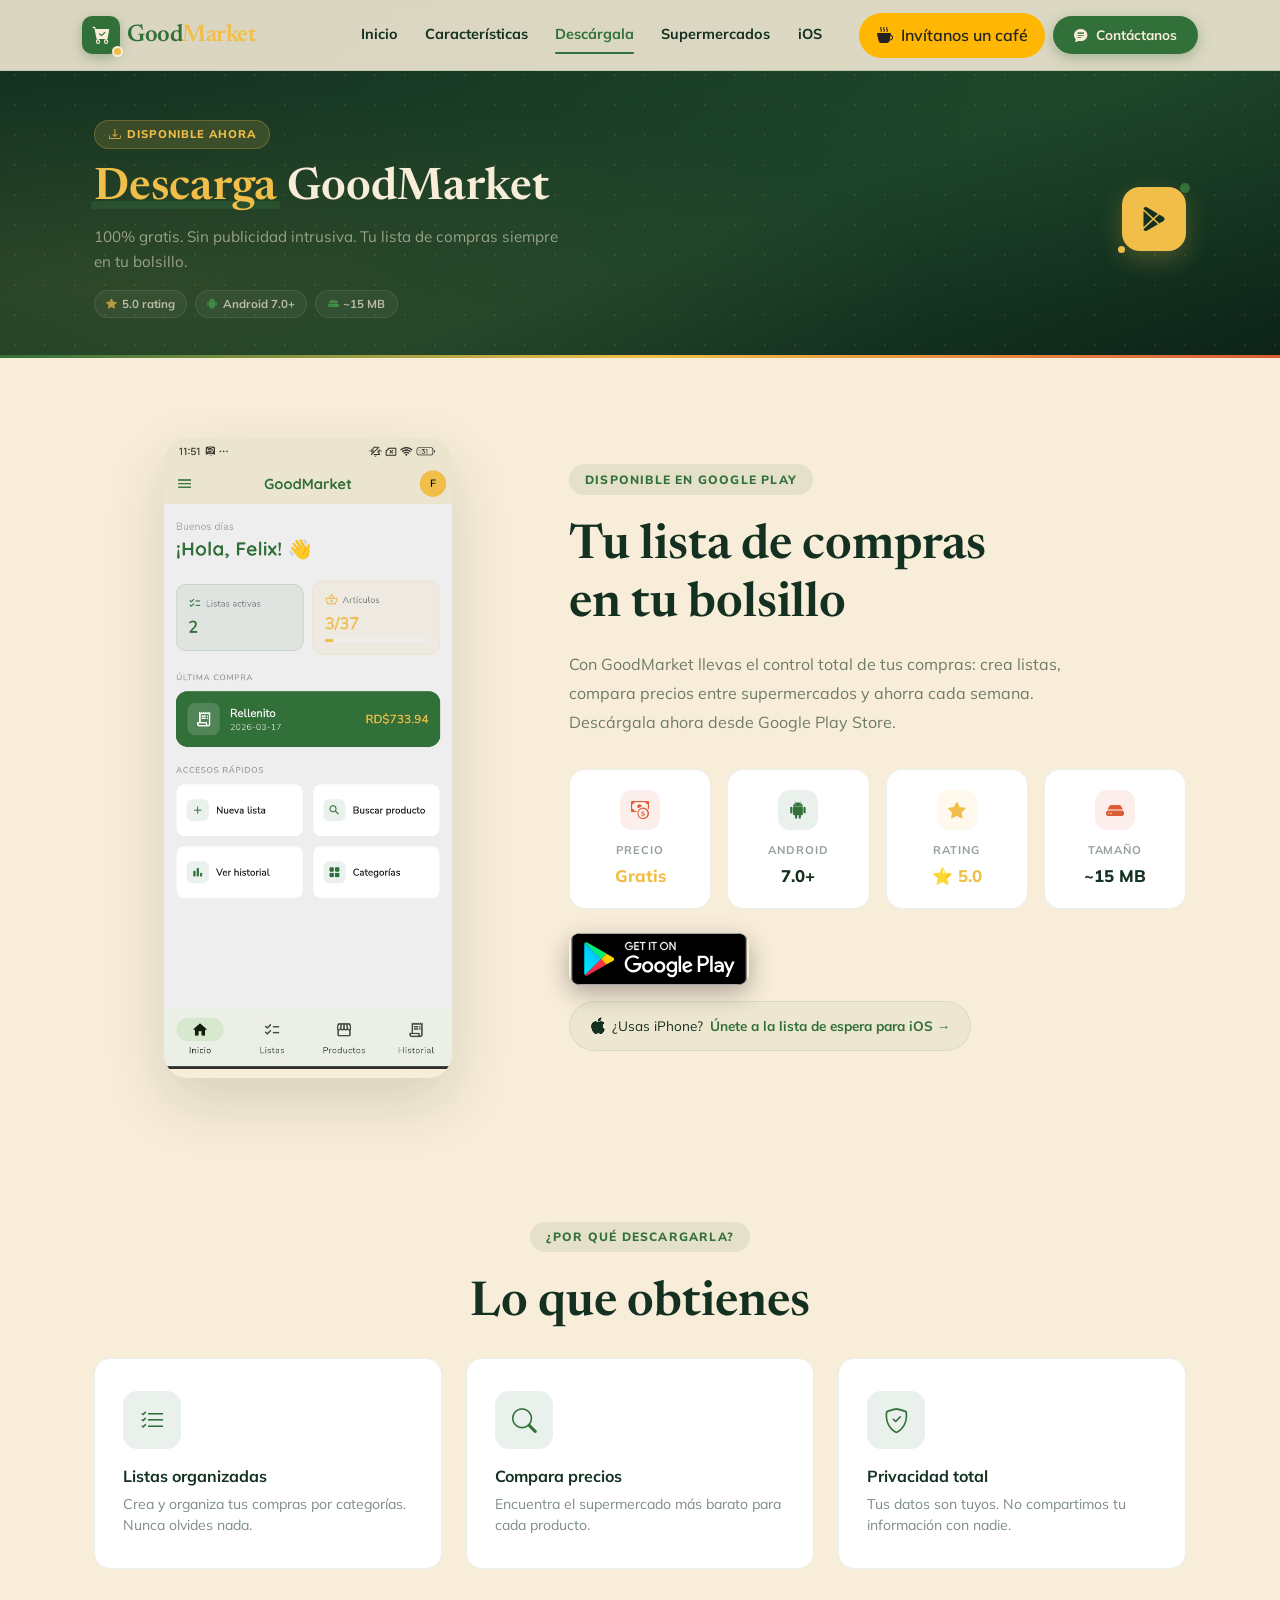
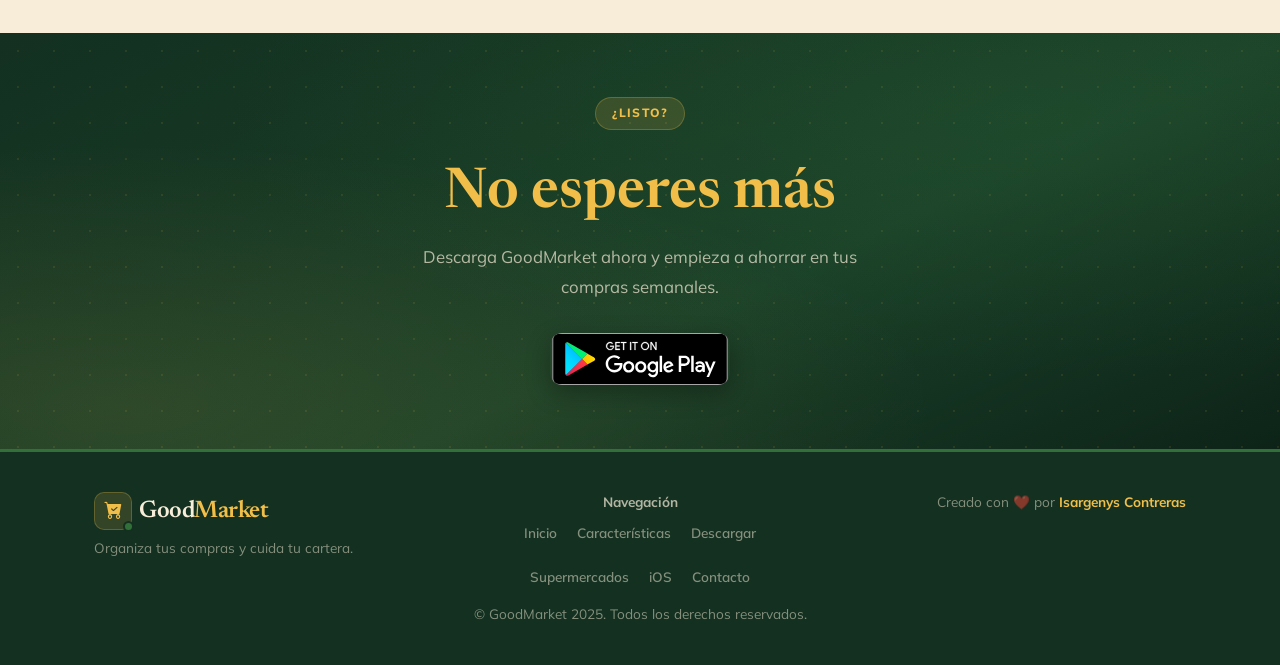
<file: descarga.html>
<!DOCTYPE html>
<html lang="es">
<head>
  <meta charset="utf-8" />
  <meta name="viewport" content="width=device-width, initial-scale=1, shrink-to-fit=no" />

  <title>Descargar GoodMarket Gratis — App de Lista de Compras para Android</title>
  <meta name="description" content="Descarga GoodMarket gratis desde Google Play. La app que organiza tus compras, compara precios de supermercados y te ayuda a ahorrar cada semana." />
  <meta name="keywords" content="descargar GoodMarket, app lista compras Android, descargar gratis app supermercado, GoodMarket Google Play, app comparar precios gratis" />
  <meta name="robots" content="index, follow" />
  <link rel="canonical" href="https://www.goodmarket.app/descarga.html" />

  <meta property="og:type" content="website" />
  <meta property="og:title" content="Descargar GoodMarket Gratis — App de Lista de Compras" />
  <meta property="og:description" content="Descarga GoodMarket gratis. Organiza compras y compara precios entre supermercados." />
  <meta property="og:url" content="https://www.goodmarket.app/descarga.html" />
  <meta property="og:image" content="https://www.goodmarket.app/assets/og-image.jpg" />
  <meta property="og:locale" content="es_ES" />

  <meta name="twitter:card" content="summary_large_image" />
  <meta name="twitter:title" content="Descargar GoodMarket Gratis" />
  <meta name="twitter:description" content="App gratuita para organizar compras y comparar precios." />
  <meta name="twitter:image" content="https://www.goodmarket.app/assets/og-image.jpg" />

  <link rel="icon" type="image/png" href="assets/Dark_small_logo.png" />
  <link rel="preconnect" href="https://fonts.googleapis.com" />
  <link rel="preconnect" href="https://fonts.gstatic.com" crossorigin />
  <link href="https://fonts.googleapis.com/css2?family=Mulish:wght@300;400;600;700;800&family=Newsreader:ital,wght@0,600;1,600&display=swap" rel="stylesheet" />
  <link href="https://cdn.jsdelivr.net/npm/bootstrap@5.3.3/dist/css/bootstrap.min.css" rel="stylesheet" />
  <link href="https://cdn.jsdelivr.net/npm/bootstrap-icons@1.11.3/font/bootstrap-icons.css" rel="stylesheet" />
  <link href="css/styles.css" rel="stylesheet" />

  <script type="application/ld+json">
  {
    "@context": "https://schema.org",
    "@type": "WebPage",
    "name": "Descargar GoodMarket",
    "description": "Descarga la app GoodMarket gratis desde Google Play.",
    "url": "https://www.goodmarket.app/descarga.html"
  }
  </script>
</head>

<body>

  <!-- ====== NAVBAR ====== -->
  <nav class="navbar navbar-expand-lg fixed-top" id="mainNav" aria-label="Navegación principal">
    <div class="container">
      <a class="navbar-brand gm-logo" href="index.html" aria-label="GoodMarket - Inicio">
        <span class="gm-logo__icon"><i class="bi bi-cart-check-fill"></i></span>
        <span class="gm-logo__text">
          <span class="gm-logo__good">Good</span><span class="gm-logo__market">Market</span>
        </span>
      </a>
      <button class="navbar-toggler" type="button"
              data-bs-toggle="collapse" data-bs-target="#navbarResponsive"
              aria-controls="navbarResponsive" aria-expanded="false" aria-label="Abrir menú">
        Menú <i class="bi bi-list ms-1"></i>
      </button>
      <div class="collapse navbar-collapse" id="navbarResponsive">
        <ul class="navbar-nav ms-auto me-3 my-3 my-lg-0">
          <li class="nav-item"><a class="nav-link" href="index.html">Inicio</a></li>
          <li class="nav-item"><a class="nav-link" href="caracteristicas.html">Características</a></li>
          <!-- <li class="nav-item"><a class="nav-link" href="blog.html">Blog</a></li> -->
          <li class="nav-item"><a class="nav-link" href="descarga.html">Descárgala</a></li>
          <li class="nav-item"><a class="nav-link" href="unete.html">Supermercados</a></li>
          <li class="nav-item"><a class="nav-link" href="ios.html">iOS</a></li>
        </ul>
         <a class="btn-nav-donate mx-2" href="https://ko-fi.com/goodmarket" target="_blank">
          <i class="bi bi-cup-hot-fill me-2"></i>Invítanos un café
          </a>
        <a class="btn-nav-feedback" href="contacto.html">
          <i class="bi bi-chat-text-fill me-2"></i>Contáctanos
        </a>
      </div>
    </div>
  </nav>

  <!-- ====== PAGE HEADER ====== -->
  <section class="page-header">
    <div class="container px-4">
      <div class="page-header__inner">

        <div class="page-header__text">
          <div class="page-header__badge page-header__badge--wheat">
            <i class="bi bi-download"></i> Disponible ahora
          </div>
          <h1 class="page-header__title"><span>Descarga</span> GoodMarket</h1>
          <p class="page-header__desc">
            100% gratis. Sin publicidad intrusiva. Tu lista de compras siempre en tu bolsillo.
          </p>
          <div class="page-header__tags">
            <span class="page-header__tag">
              <i class="bi bi-star-fill t-wheat"></i> 5.0 rating
            </span>
            <span class="page-header__tag">
              <i class="bi bi-android2 t-forest"></i> Android 7.0+
            </span>
            <span class="page-header__tag">
              <i class="bi bi-hdd-fill t-forest"></i> ~15 MB
            </span>
          </div>
        </div>

        <div class="page-header__icon">
          <div class="page-header__icon-dot page-header__icon-dot--1" style="background:var(--forest);"></div>
          <div class="page-header__icon-dot page-header__icon-dot--2" style="background:var(--wheat);"></div>
          <div class="page-header__icon-box page-header__icon-box--wheat">
            <i class="bi bi-google-play"></i>
          </div>
        </div>

      </div>
    </div>
  </section>

  <!-- ====== DOWNLOAD CONTENT ====== -->
  <section class="download-section" aria-labelledby="download-title">
    <div class="container px-4">
      <div class="row gx-5 align-items-center">

        <!-- Mockup del teléfono -->
        <div class="col-lg-5 text-center mb-5 mb-lg-0 fade-in-up">
          <div class="download-phone-wrap">
            <div class="download-phone-glow" aria-hidden="true"></div>
            <img src="assets/6344.jpg"
                 alt="Mockup de la app GoodMarket en un teléfono Android mostrando lista de compras y precios"
                 class="download-phone-img" width="400" height="800" loading="lazy" />
          </div>
        </div>

        <!-- Info de descarga -->
        <div class="col-lg-7 fade-in-up delay-2">

          <span class="section-label">Disponible en Google Play</span>
          <h2 class="section-title mt-2 mb-3" id="download-title">
            Tu lista de compras <br />en tu bolsillo
          </h2>
          <p class="download-text">
            Con GoodMarket llevas el control total de tus compras: crea listas,
            compara precios entre supermercados y ahorra cada semana.
            Descárgala ahora desde Google Play Store.
          </p>

          <!-- Stat boxes -->
          <div class="row gx-3 gy-3 mb-4">
            <div class="col-6 col-sm-3">
              <div class="stat-card">
                <div class="stat-card__icon">
                  <i class="bi bi-cash-coin"></i>
                </div>
                <span class="stat-card__label">Precio</span>
                <span class="stat-card__value stat-card__value--wheat">Gratis</span>
              </div>
            </div>
            <div class="col-6 col-sm-3">
              <div class="stat-card">
                <div class="stat-card__icon stat-card__icon--forest">
                  <i class="bi bi-android2"></i>
                </div>
                <span class="stat-card__label">Android</span>
                <span class="stat-card__value">7.0+</span>
              </div>
            </div>
            <div class="col-6 col-sm-3">
              <div class="stat-card">
                <div class="stat-card__icon stat-card__icon--wheat">
                  <i class="bi bi-star-fill"></i>
                </div>
                <span class="stat-card__label">Rating</span>
                <span class="stat-card__value stat-card__value--wheat">⭐ 5.0</span>
              </div>
            </div>
            <div class="col-6 col-sm-3">
              <div class="stat-card">
                <div class="stat-card__icon stat-card__icon--cherry">
                  <i class="bi bi-hdd-fill"></i>
                </div>
                <span class="stat-card__label">Tamaño</span>
                <span class="stat-card__value">~15 MB</span>
              </div>
            </div>
          </div>

          <!-- Botón descarga -->
          <div class="app-badge-wrap mb-3">
            <a href="https://play.google.com/store/apps/details?id=com.felixdev.goodmarketlist&hl=es_419"
               target="_blank" rel="noopener noreferrer"
               aria-label="Descargar GoodMarket en Google Play Store">
              <img class="app-badge" src="assets/img/google-play-badge.svg"
                   alt="Disponible en Google Play - Descargar GoodMarket gratis"
                   width="180" height="52" loading="lazy" />
            </a>
          </div>

          <!-- Link iOS -->
          <div class="download-ios-link fade-in-up delay-3">
            <i class="bi bi-apple"></i>
            ¿Usas iPhone?
            <a href="ios.html">Únete a la lista de espera para iOS →</a>
          </div>

        </div>
      </div>
    </div>
  </section>

  <!-- ====== FEATURES MINI ====== -->
  <section class="features-section" style="padding:4rem 0;" aria-labelledby="why-title">
    <div class="container px-4">
      <div class="text-center mb-4 fade-in-up">
        <span class="section-label">¿Por qué descargarla?</span>
        <h2 class="section-title mt-2" id="why-title">Lo que obtienes</h2>
      </div>

      <div class="row gx-4 gy-4 justify-content-center">
        <div class="col-md-6 col-lg-4 fade-in-up delay-1">
          <article class="feature-card">
            <div class="feature-icon-wrap"><i class="bi bi-list-check"></i></div>
            <h3>Listas organizadas</h3>
            <p class="text-muted small mb-0">
              Crea y organiza tus compras por categorías. Nunca olvides nada.
            </p>
          </article>
        </div>
        <div class="col-md-6 col-lg-4 fade-in-up delay-2">
          <article class="feature-card">
            <div class="feature-icon-wrap"><i class="bi bi-search"></i></div>
            <h3>Compara precios</h3>
            <p class="text-muted small mb-0">
              Encuentra el supermercado más barato para cada producto.
            </p>
          </article>
        </div>
        <div class="col-md-6 col-lg-4 fade-in-up delay-3">
          <article class="feature-card">
            <div class="feature-icon-wrap"><i class="bi bi-shield-check"></i></div>
            <h3>Privacidad total</h3>
            <p class="text-muted small mb-0">
              Tus datos son tuyos. No compartimos tu información con nadie.
            </p>
          </article>
        </div>
      </div>
    </div>
  </section>

  <!-- ====== CTA ====== -->
  <section class="cta-section" style="padding:4rem 0;" aria-labelledby="cta-dl-title">
    <div class="container px-4 text-center fade-in-up" style="position:relative;z-index:1;">
      <span class="section-label section-label--dark">¿Listo?</span>
      <h2 class="cta-title mt-3" id="cta-dl-title">
        <span>No esperes más</span>
      </h2>
      <p class="cta-subtitle mx-auto" style="max-width:480px;">
        Descarga GoodMarket ahora y empieza a ahorrar en tus compras semanales.
      </p>
      <div class="app-badge-wrap justify-content-center">
        <a href="https://play.google.com/store/apps/details?id=com.felixdev.goodmarketlist&hl=es_419"
           target="_blank" rel="noopener noreferrer"
           aria-label="Descargar GoodMarket en Google Play Store">
          <img class="app-badge" src="assets/img/google-play-badge.svg"
               alt="Disponible en Google Play" width="180" height="52" loading="lazy" />
        </a>
      </div>
    </div>
  </section>

  <!-- ====== FOOTER ====== -->
  <footer aria-label="Pie de página">
    <div class="container px-4">
      <div class="row gy-4">
        <div class="col-lg-4 text-center text-lg-start">
          <a class="gm-logo gm-logo--light" href="index.html" aria-label="GoodMarket - Inicio">
            <span class="gm-logo__icon"><i class="bi bi-cart-check-fill"></i></span>
            <span class="gm-logo__text">
              <span class="gm-logo__good">Good</span><span class="gm-logo__market">Market</span>
            </span>
          </a>
          <p class="footer-text mt-2">Organiza tus compras y cuida tu cartera.</p>
        </div>
        <div class="col-lg-4 text-center">
          <p class="footer-text fw-bold mb-2" style="color:var(--alabaster-70);">Navegación</p>
          <ul class="footer-links justify-content-center">
            <li><a href="index.html">Inicio</a></li>
            <li><a href="caracteristicas.html">Características</a></li>
            <li><a href="descarga.html">Descargar</a></li>
            <li><a href="unete.html">Supermercados</a></li>
            <li><a href="ios.html">iOS</a></li>
            <li><a href="contacto.html">Contacto</a></li>
          </ul>
          <p class="footer-text mb-0">&copy; GoodMarket 2025. Todos los derechos reservados.</p>
        </div>
        <div class="col-lg-4 text-center text-lg-end">
          <p class="footer-text mb-0">
            Creado con ❤️ por
            <a href="https://isargenys.github.io/" target="_blank" rel="noopener noreferrer">
              <span class="footer-author">Isargenys Contreras</span>
            </a>
          </p>
        </div>
      </div>
    </div>
  </footer>

  <script src="https://cdn.jsdelivr.net/npm/bootstrap@5.3.3/dist/js/bootstrap.bundle.min.js"></script>
  <script src="js/main.js"></script>
</body>
</html>
</file>
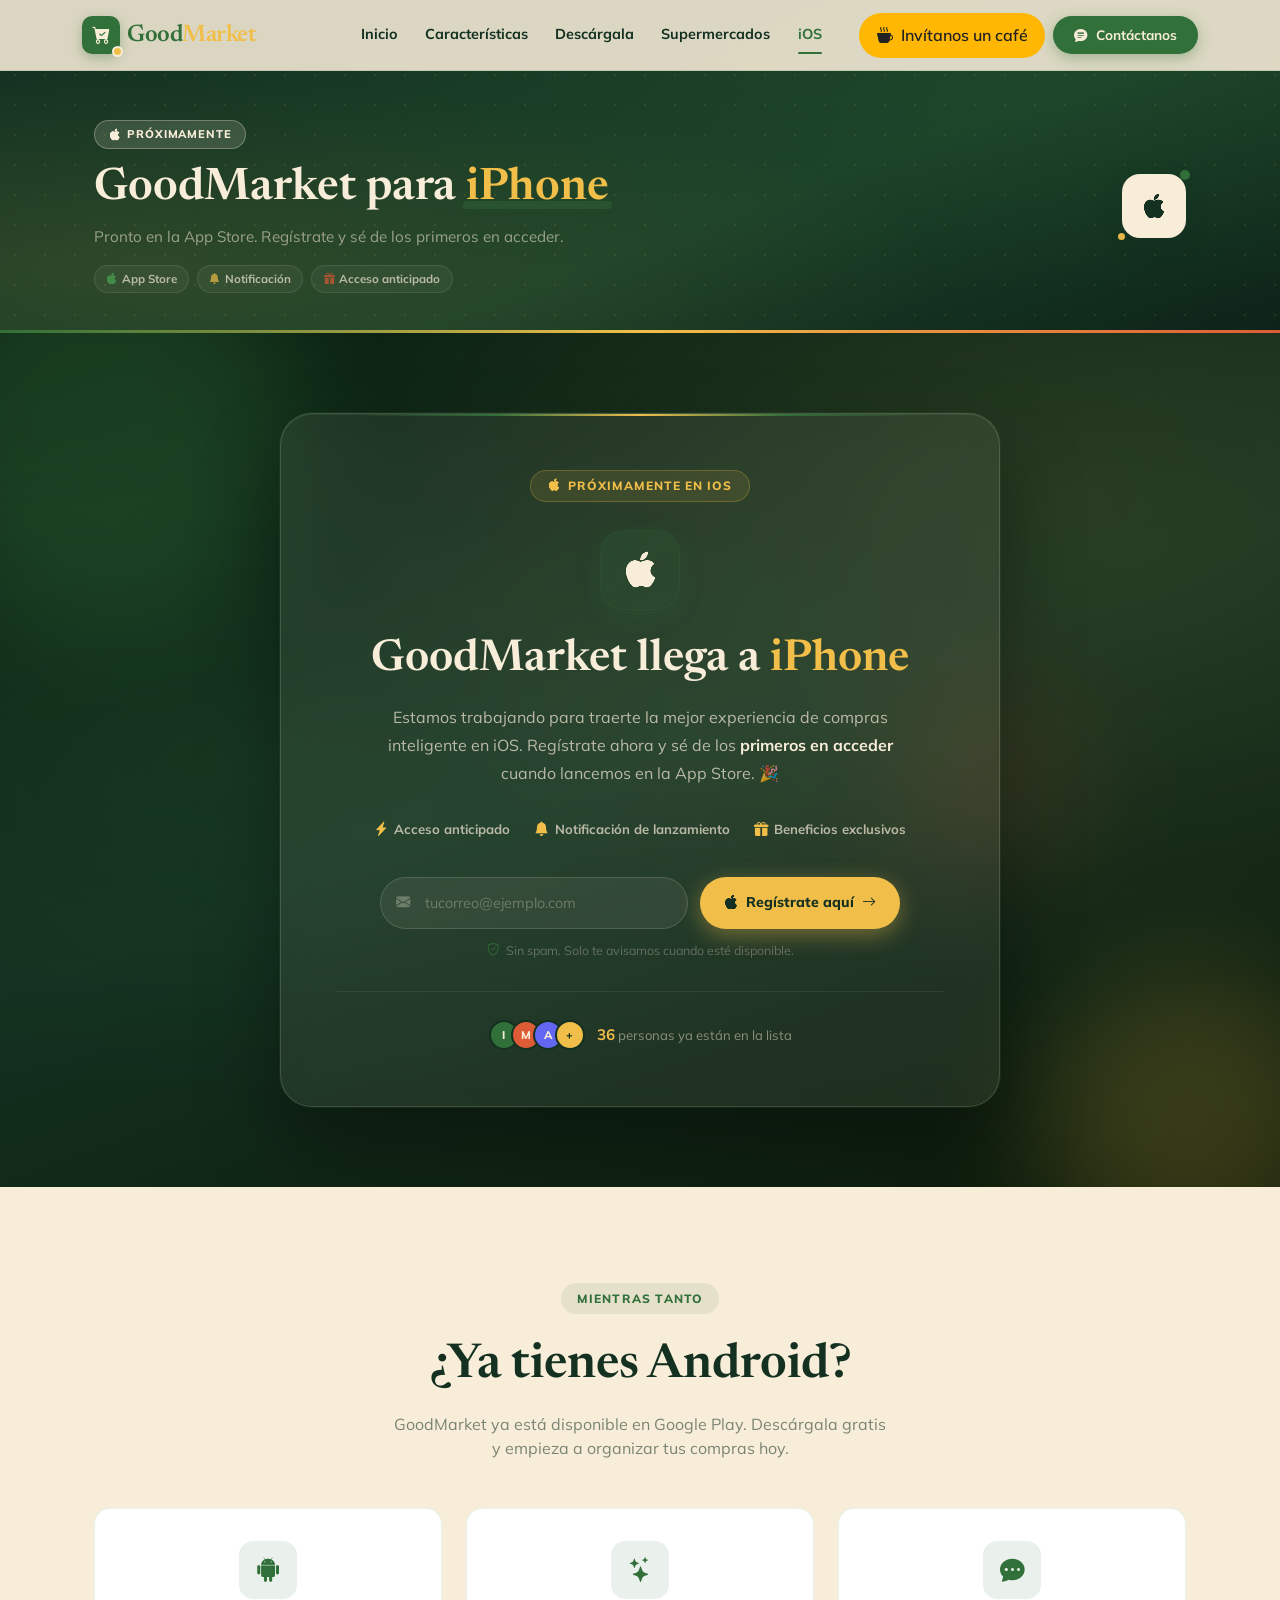
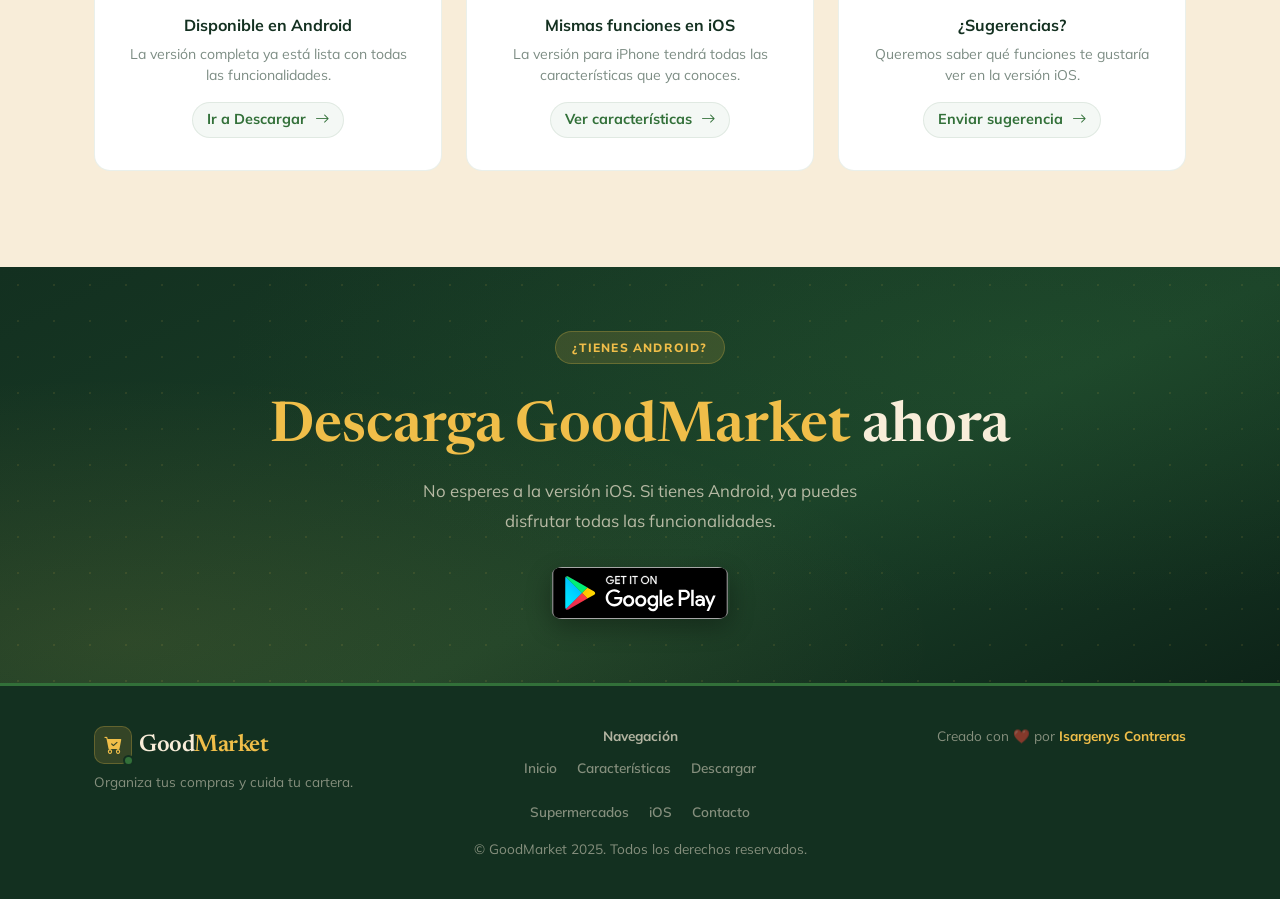
<file: ios.html>
<!DOCTYPE html>
<html lang="es">
<head>
  <meta charset="utf-8" />
  <meta name="viewport" content="width=device-width, initial-scale=1, shrink-to-fit=no" />

  <title>GoodMarket para iPhone — Lista de Espera iOS</title>
  <meta name="description" content="GoodMarket llega pronto a iPhone. Regístrate en nuestra lista de espera y sé de los primeros en acceder cuando lancemos en la App Store. Acceso anticipado y beneficios exclusivos." />
  <meta name="keywords" content="GoodMarket iOS, GoodMarket iPhone, app compras iOS, lista de espera GoodMarket, GoodMarket App Store, app comparar precios iPhone" />
  <meta name="robots" content="index, follow" />
  <link rel="canonical" href="https://www.goodmarket.app/ios.html" />

  <meta property="og:type" content="website" />
  <meta property="og:title" content="GoodMarket para iPhone — Únete a la Lista de Espera" />
  <meta property="og:description" content="Pronto en App Store. Regístrate y accede primero." />
  <meta property="og:url" content="https://www.goodmarket.app/ios.html" />
  <meta property="og:image" content="https://www.goodmarket.app/assets/og-image.jpg" />
  <meta property="og:locale" content="es_ES" />

  <meta name="twitter:card" content="summary_large_image" />
  <meta name="twitter:title" content="GoodMarket para iPhone — Lista de Espera" />
  <meta name="twitter:description" content="Pronto en App Store. Regístrate y accede primero." />
  <meta name="twitter:image" content="https://www.goodmarket.app/assets/og-image.jpg" />

  <link rel="icon" type="image/png" href="assets/Dark_small_logo.png" />
  <link rel="preconnect" href="https://fonts.googleapis.com" />
  <link rel="preconnect" href="https://fonts.gstatic.com" crossorigin />
  <link href="https://fonts.googleapis.com/css2?family=Mulish:wght@300;400;600;700;800&family=Newsreader:ital,wght@0,600;1,600&display=swap" rel="stylesheet" />
  <link href="https://cdn.jsdelivr.net/npm/bootstrap@5.3.3/dist/css/bootstrap.min.css" rel="stylesheet" />
  <link href="https://cdn.jsdelivr.net/npm/bootstrap-icons@1.11.3/font/bootstrap-icons.css" rel="stylesheet" />
  <link href="css/styles.css" rel="stylesheet" />

  <script type="application/ld+json">
  {
    "@context": "https://schema.org",
    "@type": "WebPage",
    "name": "GoodMarket para iPhone — Lista de Espera iOS",
    "description": "Regístrate para acceder primero a GoodMarket cuando se lance en la App Store.",
    "url": "https://www.goodmarket.app/ios.html"
  }
  </script>
</head>

<body>

  <!-- ====== NAVBAR ====== -->
  <nav class="navbar navbar-expand-lg fixed-top" id="mainNav" aria-label="Navegación principal">
    <div class="container">
      <a class="navbar-brand gm-logo" href="index.html" aria-label="GoodMarket - Inicio">
        <span class="gm-logo__icon"><i class="bi bi-cart-check-fill"></i></span>
        <span class="gm-logo__text">
          <span class="gm-logo__good">Good</span><span class="gm-logo__market">Market</span>
        </span>
      </a>
      <button class="navbar-toggler" type="button"
              data-bs-toggle="collapse" data-bs-target="#navbarResponsive"
              aria-controls="navbarResponsive" aria-expanded="false" aria-label="Abrir menú">
        Menú <i class="bi bi-list ms-1"></i>
      </button>
      <div class="collapse navbar-collapse" id="navbarResponsive">
        <ul class="navbar-nav ms-auto me-3 my-3 my-lg-0">
          <li class="nav-item"><a class="nav-link" href="index.html">Inicio</a></li>
          <li class="nav-item"><a class="nav-link" href="caracteristicas.html">Características</a></li>
          <!-- <li class="nav-item"><a class="nav-link" href="blog.html">Blog</a></li> -->
          <li class="nav-item"><a class="nav-link" href="descarga.html">Descárgala</a></li>
          <li class="nav-item"><a class="nav-link" href="unete.html">Supermercados</a></li>
          <li class="nav-item"><a class="nav-link" href="ios.html">iOS</a></li>
        </ul>
         <a class="btn-nav-donate mx-2" href="https://ko-fi.com/goodmarket" target="_blank">
          <i class="bi bi-cup-hot-fill me-2"></i>Invítanos un café
          </a>
        <a class="btn-nav-feedback" href="contacto.html">
          <i class="bi bi-chat-text-fill me-2"></i>Contáctanos
        </a>
      </div>
    </div>
  </nav>

  <!-- ====== PAGE HEADER ====== -->
  <section class="page-header">
    <div class="container px-4">
      <div class="page-header__inner">

        <div class="page-header__text">
          <div class="page-header__badge page-header__badge--tilled">
            <i class="bi bi-apple"></i> Próximamente
          </div>
          <h1 class="page-header__title">GoodMarket para <span>iPhone</span></h1>
          <p class="page-header__desc">
            Pronto en la App Store. Regístrate y sé de los primeros en acceder.
          </p>
          <div class="page-header__tags">
            <span class="page-header__tag">
              <i class="bi bi-apple t-forest"></i> App Store
            </span>
            <span class="page-header__tag">
              <i class="bi bi-bell-fill t-wheat"></i> Notificación
            </span>
            <span class="page-header__tag">
              <i class="bi bi-gift-fill t-cherry"></i> Acceso anticipado
            </span>
          </div>
        </div>

        <div class="page-header__icon">
          <div class="page-header__icon-dot page-header__icon-dot--1" style="background:var(--forest);"></div>
          <div class="page-header__icon-dot page-header__icon-dot--2" style="background:var(--wheat);"></div>
          <div class="page-header__icon-box page-header__icon-box--tilled">
            <i class="bi bi-apple"></i>
          </div>
        </div>

      </div>
    </div>
  </section>

  <!-- ====== iOS BANNER — LISTA DE ESPERA ====== -->
  <section class="ios-banner" aria-labelledby="ios-title">
    <div class="ios-banner__orb ios-banner__orb--1" aria-hidden="true"></div>
    <div class="ios-banner__orb ios-banner__orb--2" aria-hidden="true"></div>
    <div class="ios-banner__orb ios-banner__orb--3" aria-hidden="true"></div>

    <div class="container px-4 position-relative" style="z-index:2;">
      <div class="row justify-content-center">
        <div class="col-lg-9 col-xl-8">

          <div class="ios-banner__card fade-in-up">

            <div class="ios-banner__badge">
              <i class="bi bi-apple"></i>
              Próximamente en iOS
            </div>

            <div class="ios-banner__apple-icon" aria-hidden="true">
              <i class="bi bi-apple"></i>
            </div>

            <h2 class="ios-banner__title" id="ios-title">
              GoodMarket llega a <span>iPhone</span>
            </h2>

            <p class="ios-banner__desc">
              Estamos trabajando para traerte la mejor experiencia de compras inteligente
              en iOS. Regístrate ahora y sé de los <strong>primeros en acceder</strong>
              cuando lancemos en la App Store. 🎉
            </p>

            <div class="ios-banner__perks">
              <div class="ios-banner__perk">
                <i class="bi bi-lightning-charge-fill"></i>
                <span>Acceso anticipado</span>
              </div>
              <div class="ios-banner__perk">
                <i class="bi bi-bell-fill"></i>
                <span>Notificación de lanzamiento</span>
              </div>
              <div class="ios-banner__perk">
                <i class="bi bi-gift-fill"></i>
                <span>Beneficios exclusivos</span>
              </div>
            </div>

            <form class="ios-banner__form"
                  action="https://formsubmit.co/fcarvajal44@gmail.com"
                  method="POST" id="iosWaitlistForm">
              <input type="hidden" name="_subject" value="Nueva inscripción lista de espera iOS - GoodMarket" />
              <input type="hidden" name="_captcha" value="false" />
              <input type="hidden" name="_next" value="https://www.goodmarket.app/ios.html" />
              <input type="hidden" name="origen" value="Página iOS Landing" />

              <div class="ios-banner__input-group">
                <div class="ios-banner__input-wrap">
                  <i class="bi bi-envelope-fill ios-banner__input-icon"></i>
                  <input type="email" name="email" class="ios-banner__input"
                         placeholder="tucorreo@ejemplo.com" required autocomplete="email"
                         aria-label="Tu correo electrónico" />
                </div>
                <button type="submit" class="ios-banner__btn">
                  <i class="bi bi-apple me-2"></i>
                  Regístrate aquí
                  <i class="bi bi-arrow-right ms-2 ios-banner__btn-arrow"></i>
                </button>
              </div>

              <p class="ios-banner__privacy">
                <i class="bi bi-shield-check me-1"></i>
                Sin spam. Solo te avisamos cuando esté disponible.
              </p>
            </form>

            <div class="ios-banner__counter">
              <div class="ios-banner__avatars">
                <div class="ios-banner__avatar" style="background: var(--forest);">I</div>
                <div class="ios-banner__avatar" style="background: var(--cherry);">M</div>
                <div class="ios-banner__avatar" style="background: #6366f1;">A</div>
                <div class="ios-banner__avatar" style="background: var(--wheat); color: var(--tilled);">+</div>
              </div>
              <span class="ios-banner__counter-text">
                <strong id="waitlistCount">127</strong> personas ya están en la lista
              </span>
            </div>

          </div>
        </div>
      </div>
    </div>
  </section>

  <!-- ====== MIENTRAS TANTO ====== -->
  <section class="features-section" aria-labelledby="ios-info-title">
    <div class="container px-4">
      <div class="text-center mb-5 fade-in-up">
        <span class="section-label">Mientras tanto</span>
        <h2 class="section-title mt-2" id="ios-info-title">¿Ya tienes Android?</h2>
        <p class="text-muted mt-3 mx-auto" style="max-width:500px;">
          GoodMarket ya está disponible en Google Play. Descárgala gratis y empieza a organizar tus compras hoy.
        </p>
      </div>

      <div class="row gx-4 gy-4 justify-content-center">
        <div class="col-md-6 col-lg-4 fade-in-up delay-1">
          <article class="feature-card text-center">
            <div class="feature-icon-wrap mx-auto"><i class="bi bi-android2"></i></div>
            <h3>Disponible en Android</h3>
            <p class="text-muted small mb-3">
              La versión completa ya está lista con todas las funcionalidades.
            </p>
            <a href="descarga.html" class="ios-card-link">
              Ir a Descargar <i class="bi bi-arrow-right ms-1"></i>
            </a>
          </article>
        </div>
        <div class="col-md-6 col-lg-4 fade-in-up delay-2">
          <article class="feature-card text-center">
            <div class="feature-icon-wrap mx-auto"><i class="bi bi-stars"></i></div>
            <h3>Mismas funciones en iOS</h3>
            <p class="text-muted small mb-3">
              La versión para iPhone tendrá todas las características que ya conoces.
            </p>
            <a href="caracteristicas.html" class="ios-card-link">
              Ver características <i class="bi bi-arrow-right ms-1"></i>
            </a>
          </article>
        </div>
        <div class="col-md-6 col-lg-4 fade-in-up delay-3">
          <article class="feature-card text-center">
            <div class="feature-icon-wrap mx-auto"><i class="bi bi-chat-dots-fill"></i></div>
            <h3>¿Sugerencias?</h3>
            <p class="text-muted small mb-3">
              Queremos saber qué funciones te gustaría ver en la versión iOS.
            </p>
            <a href="contacto.html" class="ios-card-link">
              Enviar sugerencia <i class="bi bi-arrow-right ms-1"></i>
            </a>
          </article>
        </div>
      </div>
    </div>
  </section>

  <!-- ====== CTA DESCARGA ====== -->
  <section class="cta-section" style="padding:4rem 0;" aria-labelledby="cta-ios-title">
    <div class="container px-4 text-center fade-in-up" style="position:relative;z-index:1;">
      <span class="section-label section-label--dark">¿Tienes Android?</span>
      <h2 class="cta-title mt-3" id="cta-ios-title">
        <span>Descarga GoodMarket</span> ahora
      </h2>
      <p class="cta-subtitle mx-auto" style="max-width:480px;">
        No esperes a la versión iOS. Si tienes Android, ya puedes disfrutar todas las funcionalidades.
      </p>
      <div class="app-badge-wrap justify-content-center">
        <a href="https://play.google.com/store/apps/details?id=com.felixdev.goodmarketlist&hl=es_419"
           target="_blank" rel="noopener noreferrer"
           aria-label="Descargar GoodMarket en Google Play Store">
          <img class="app-badge" src="assets/img/google-play-badge.svg"
               alt="Disponible en Google Play" width="180" height="52" loading="lazy" />
        </a>
      </div>
    </div>
  </section>

  <!-- ====== FOOTER ====== -->
  <footer aria-label="Pie de página">
    <div class="container px-4">
      <div class="row gy-4">
        <div class="col-lg-4 text-center text-lg-start">
          <a class="gm-logo gm-logo--light" href="index.html" aria-label="GoodMarket - Inicio">
            <span class="gm-logo__icon"><i class="bi bi-cart-check-fill"></i></span>
            <span class="gm-logo__text">
              <span class="gm-logo__good">Good</span><span class="gm-logo__market">Market</span>
            </span>
          </a>
          <p class="footer-text mt-2">Organiza tus compras y cuida tu cartera.</p>
        </div>
        <div class="col-lg-4 text-center">
          <p class="footer-text fw-bold mb-2" style="color:var(--alabaster-70);">Navegación</p>
          <ul class="footer-links justify-content-center">
            <li><a href="index.html">Inicio</a></li>
            <li><a href="caracteristicas.html">Características</a></li>
            <li><a href="descarga.html">Descargar</a></li>
            <li><a href="unete.html">Supermercados</a></li>
            <li><a href="ios.html">iOS</a></li>
            <li><a href="contacto.html">Contacto</a></li>
          </ul>
          <p class="footer-text mb-0">&copy; GoodMarket 2025. Todos los derechos reservados.</p>
        </div>
        <div class="col-lg-4 text-center text-lg-end">
          <p class="footer-text mb-0">
            Creado con ❤️ por
            <a href="https://isargenys.github.io/" target="_blank" rel="noopener noreferrer">
              <span class="footer-author">Isargenys Contreras</span>
            </a>
          </p>
        </div>
      </div>
    </div>
  </footer>

  <script src="https://cdn.jsdelivr.net/npm/bootstrap@5.3.3/dist/js/bootstrap.bundle.min.js"></script>
  <script src="js/main.js"></script>
</body>
</html>
</file>
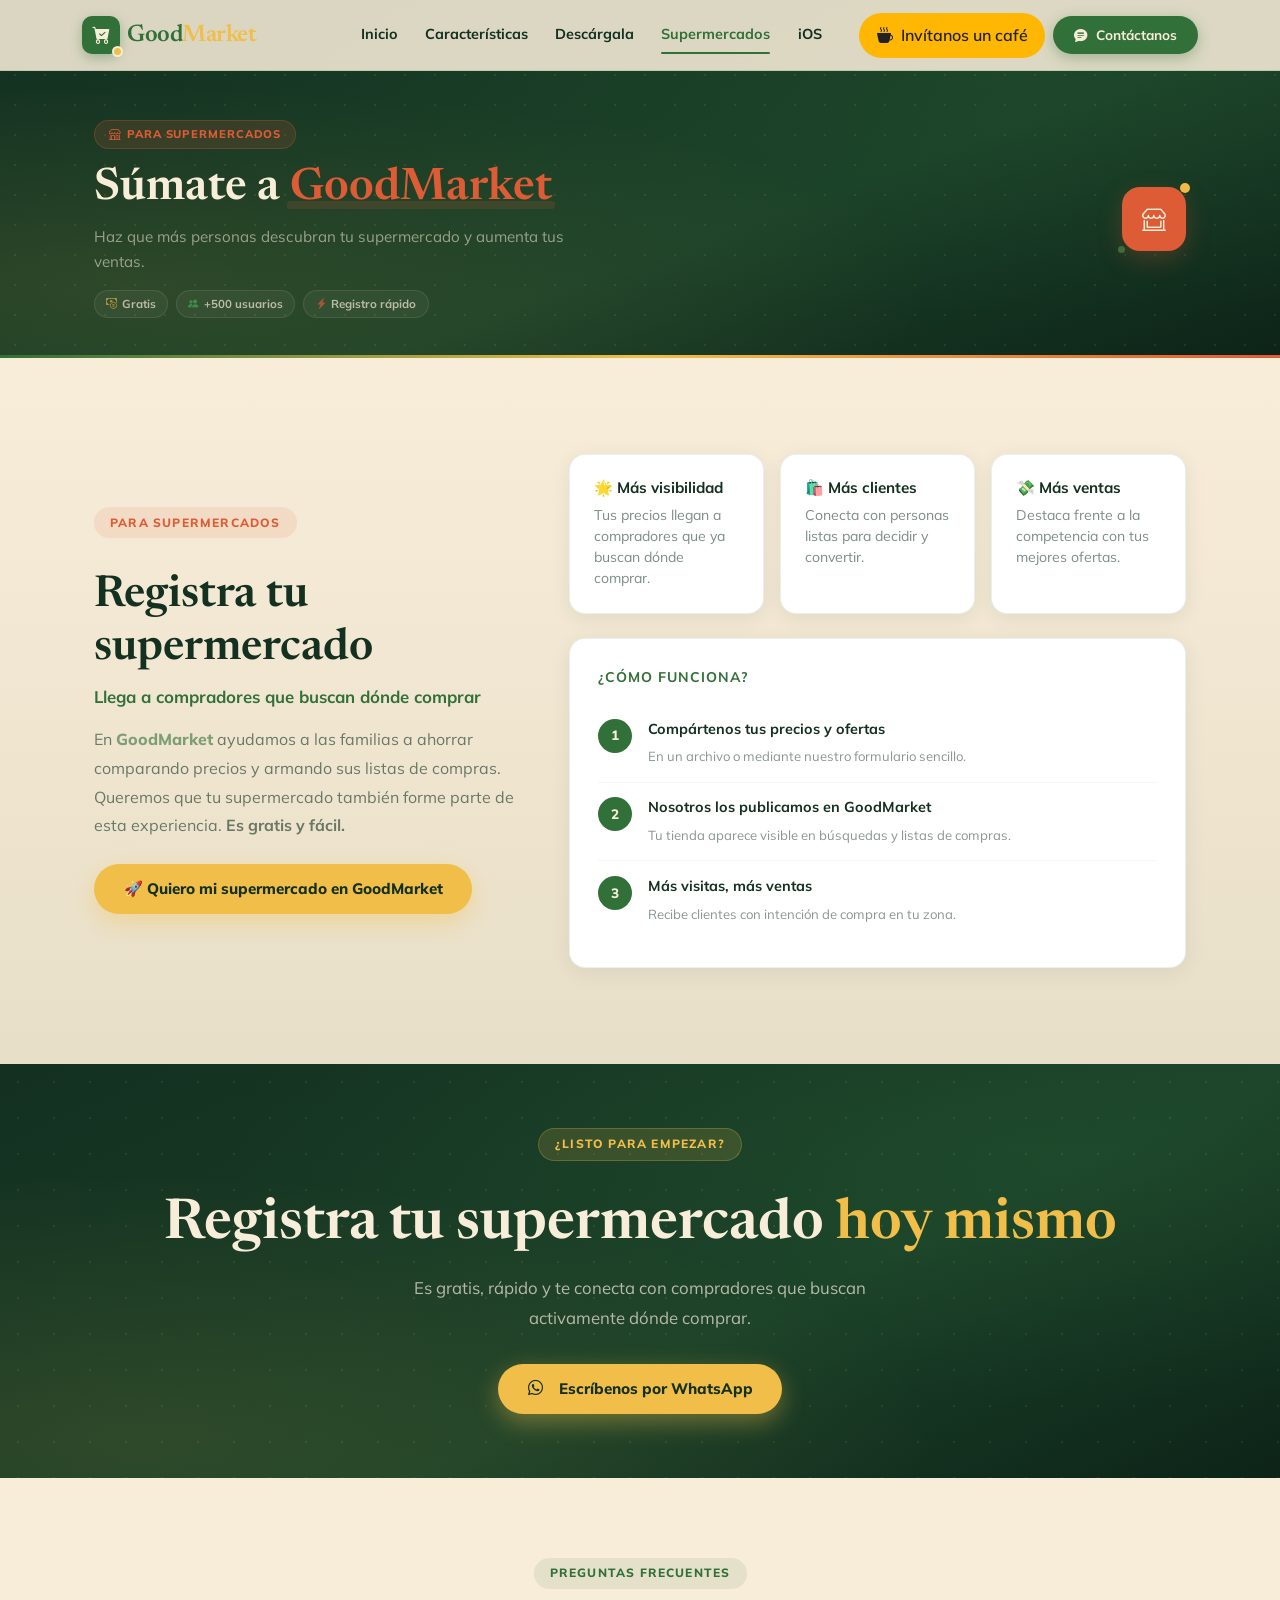
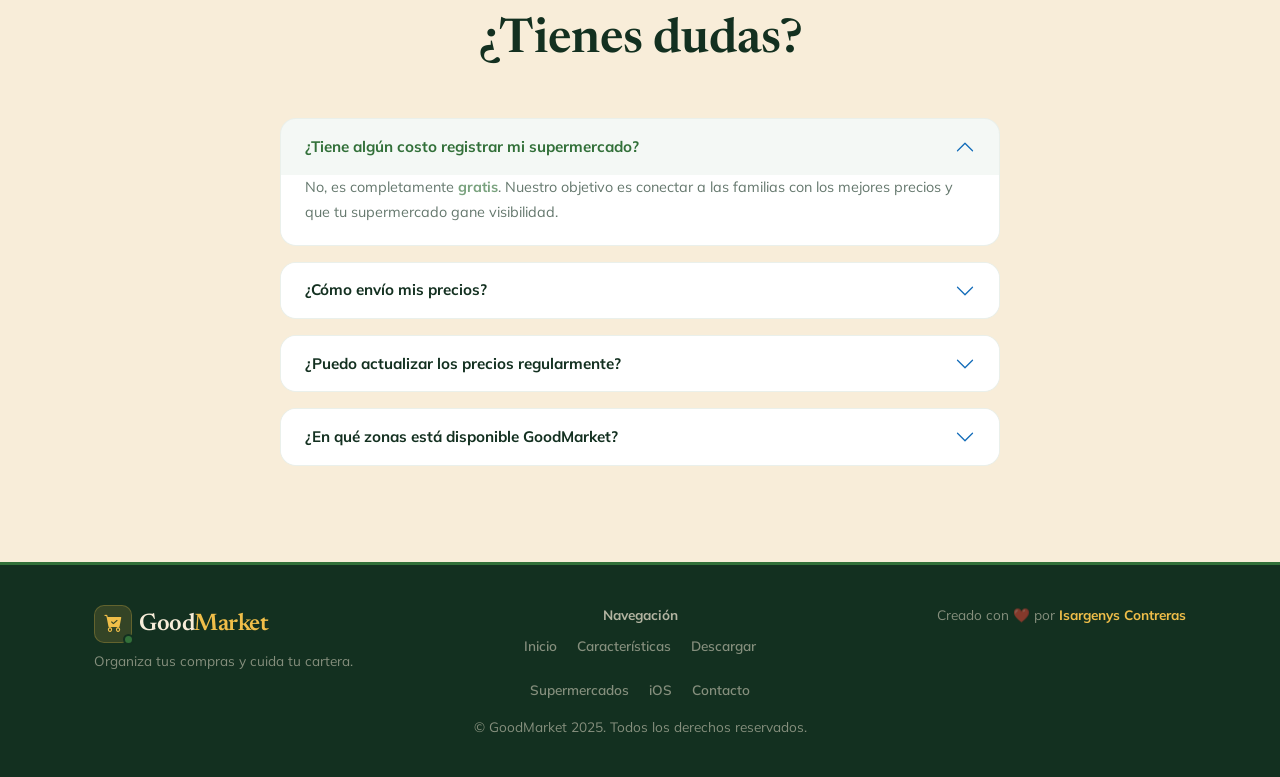
<file: unete.html>
<!DOCTYPE html>
<html lang="es">
<head>
  <meta charset="utf-8" />
  <meta name="viewport" content="width=device-width, initial-scale=1, shrink-to-fit=no" />

  <title>Registra tu Supermercado en GoodMarket — Más Visibilidad y Ventas</title>
  <meta name="description" content="Únete a GoodMarket y haz que miles de compradores descubran tu supermercado. Publica tus precios y ofertas para atraer más clientes y aumentar tus ventas." />
  <meta name="keywords" content="registrar supermercado GoodMarket, publicar precios supermercado, más clientes supermercado, app comparación precios, visibilidad supermercado" />
  <meta name="robots" content="index, follow" />
  <link rel="canonical" href="https://www.goodmarket.app/unete.html" />

  <meta property="og:type" content="website" />
  <meta property="og:title" content="Registra tu Supermercado en GoodMarket" />
  <meta property="og:description" content="Publica tus precios y ofertas. Atrae más clientes con intención de compra." />
  <meta property="og:url" content="https://www.goodmarket.app/unete.html" />
  <meta property="og:image" content="https://www.goodmarket.app/assets/og-image.jpg" />
  <meta property="og:locale" content="es_ES" />

  <meta name="twitter:card" content="summary_large_image" />
  <meta name="twitter:title" content="Registra tu Supermercado en GoodMarket" />
  <meta name="twitter:description" content="Más visibilidad, más clientes, más ventas." />
  <meta name="twitter:image" content="https://www.goodmarket.app/assets/og-image.jpg" />

  <link rel="icon" type="image/png" href="assets/Dark_small_logo.png" />
  <link rel="preconnect" href="https://fonts.googleapis.com" />
  <link rel="preconnect" href="https://fonts.gstatic.com" crossorigin />
  <link href="https://fonts.googleapis.com/css2?family=Mulish:wght@300;400;600;700;800&family=Newsreader:ital,wght@0,600;1,600&display=swap" rel="stylesheet" />
  <link href="https://cdn.jsdelivr.net/npm/bootstrap@5.3.3/dist/css/bootstrap.min.css" rel="stylesheet" />
  <link href="https://cdn.jsdelivr.net/npm/bootstrap-icons@1.11.3/font/bootstrap-icons.css" rel="stylesheet" />
  <link href="css/styles.css" rel="stylesheet" />

  <script type="application/ld+json">
  {
    "@context": "https://schema.org",
    "@type": "WebPage",
    "name": "Registra tu Supermercado en GoodMarket",
    "description": "Únete a GoodMarket y llega a más compradores con tus precios y ofertas.",
    "url": "https://www.goodmarket.app/unete.html"
  }
  </script>
</head>

<body>

  <!-- ====== NAVBAR ====== -->
  <nav class="navbar navbar-expand-lg fixed-top" id="mainNav" aria-label="Navegación principal">
    <div class="container">
      <a class="navbar-brand gm-logo" href="index.html" aria-label="GoodMarket - Inicio">
        <span class="gm-logo__icon"><i class="bi bi-cart-check-fill"></i></span>
        <span class="gm-logo__text">
          <span class="gm-logo__good">Good</span><span class="gm-logo__market">Market</span>
        </span>
      </a>
      <button class="navbar-toggler" type="button"
              data-bs-toggle="collapse" data-bs-target="#navbarResponsive"
              aria-controls="navbarResponsive" aria-expanded="false" aria-label="Abrir menú">
        Menú <i class="bi bi-list ms-1"></i>
      </button>
      <div class="collapse navbar-collapse" id="navbarResponsive">
        <ul class="navbar-nav ms-auto me-3 my-3 my-lg-0">
          <li class="nav-item"><a class="nav-link" href="index.html">Inicio</a></li>
          <li class="nav-item"><a class="nav-link" href="caracteristicas.html">Características</a></li>
          <!-- <li class="nav-item"><a class="nav-link" href="blog.html">Blog</a></li> -->
          <li class="nav-item"><a class="nav-link" href="descarga.html">Descárgala</a></li>
          <li class="nav-item"><a class="nav-link" href="unete.html">Supermercados</a></li>
          <li class="nav-item"><a class="nav-link" href="ios.html">iOS</a></li>
        </ul>
         <a class="btn-nav-donate mx-2" href="https://ko-fi.com/goodmarket" target="_blank">
          <i class="bi bi-cup-hot-fill me-2"></i>Invítanos un café
          </a>
        <a class="btn-nav-feedback" href="contacto.html">
          <i class="bi bi-chat-text-fill me-2"></i>Contáctanos
        </a>
      </div>
    </div>
  </nav>

  <!-- ====== PAGE HEADER ====== -->
  <section class="page-header">
    <div class="container px-4">
      <div class="page-header__inner">

        <div class="page-header__text">
          <div class="page-header__badge page-header__badge--cherry">
            <i class="bi bi-shop"></i> Para supermercados
          </div>
          <h1 class="page-header__title">Súmate a <span class="u-cherry">GoodMarket</span></h1>
          <p class="page-header__desc">
            Haz que más personas descubran tu supermercado y aumenta tus ventas.
          </p>
          <div class="page-header__tags">
            <span class="page-header__tag">
              <i class="bi bi-cash-coin t-wheat"></i> Gratis
            </span>
            <span class="page-header__tag">
              <i class="bi bi-people-fill t-forest"></i> +500 usuarios
            </span>
            <span class="page-header__tag">
              <i class="bi bi-lightning-charge-fill t-cherry"></i> Registro rápido
            </span>
          </div>
        </div>

        <div class="page-header__icon">
          <div class="page-header__icon-dot page-header__icon-dot--1" style="background:var(--wheat);"></div>
          <div class="page-header__icon-dot page-header__icon-dot--2" style="background:var(--forest);"></div>
          <div class="page-header__icon-box page-header__icon-box--cherry">
            <i class="bi bi-shop-window"></i>
          </div>
        </div>

      </div>
    </div>
  </section>

  <!-- ====== ÚNETE CONTENT ====== -->
  <section class="unete-section" aria-labelledby="unete-title">
    <div class="container px-4">
      <div class="row gx-5 gy-5 align-items-center">

        <!-- Texto principal -->
        <div class="col-lg-5 fade-in-up">
          <span class="section-label section-label--cherry">Para supermercados</span>
          <h2 class="unete-title mt-3 mb-2" id="unete-title">Registra tu supermercado</h2>
          <p class="unete-subtitle mb-3">Llega a compradores que buscan dónde comprar</p>
          <p class="unete-text mb-4">
            En <span class="gm-brand">GoodMarket</span> ayudamos a las familias a
            ahorrar comparando precios y armando sus listas de compras.
            Queremos que tu supermercado también forme parte de esta experiencia.
            <strong>Es gratis y fácil.</strong>
          </p>
          <a class="btn-unete"
             href="https://wa.me/+18494528882?text=Quiero%20registrar%20mi%20supermercado%20en%20GoodMarket"
             target="_blank" rel="noopener noreferrer">
            🚀 Quiero mi supermercado en GoodMarket
          </a>
        </div>

        <!-- Beneficios + Pasos -->
        <div class="col-lg-7 fade-in-up delay-2">
          <div class="row gx-3 gy-3 mb-4">
            <div class="col-sm-4">
              <article class="benefit-card">
                <h3>🌟 Más visibilidad</h3>
                <p>Tus precios llegan a compradores que ya buscan dónde comprar.</p>
              </article>
            </div>
            <div class="col-sm-4">
              <article class="benefit-card">
                <h3>🛍️ Más clientes</h3>
                <p>Conecta con personas listas para decidir y convertir.</p>
              </article>
            </div>
            <div class="col-sm-4">
              <article class="benefit-card">
                <h3>💸 Más ventas</h3>
                <p>Destaca frente a la competencia con tus mejores ofertas.</p>
              </article>
            </div>
          </div>

          <div class="steps-box">
            <p class="fw-bold small text-uppercase mb-3"
               style="color:var(--forest); letter-spacing:.07em;">
              ¿Cómo funciona?
            </p>
            <ol class="steps-list">
              <li class="step-item">
                <div class="step-number">1</div>
                <div class="step-content">
                  <strong>Compártenos tus precios y ofertas</strong>
                  <span>En un archivo o mediante nuestro formulario sencillo.</span>
                </div>
              </li>
              <li class="step-item">
                <div class="step-number">2</div>
                <div class="step-content">
                  <strong>Nosotros los publicamos en GoodMarket</strong>
                  <span>Tu tienda aparece visible en búsquedas y listas de compras.</span>
                </div>
              </li>
              <li class="step-item">
                <div class="step-number">3</div>
                <div class="step-content">
                  <strong>Más visitas, más ventas</strong>
                  <span>Recibe clientes con intención de compra en tu zona.</span>
                </div>
              </li>
            </ol>
          </div>
        </div>

      </div>
    </div>
  </section>

  <!-- ====== CTA INTERMEDIO ====== -->
  <section class="cta-section" style="padding:4rem 0;" aria-labelledby="cta-unete-title">
    <div class="container px-4 text-center fade-in-up" style="position:relative;z-index:1;">
      <span class="section-label section-label--dark">¿Listo para empezar?</span>
      <h2 class="cta-title mt-3" id="cta-unete-title">
        Registra tu supermercado <span>hoy mismo</span>
      </h2>
      <p class="cta-subtitle mx-auto" style="max-width:500px;">
        Es gratis, rápido y te conecta con compradores que buscan activamente dónde comprar.
      </p>
      <a class="btn-unete" style="background:var(--wheat); color:var(--tilled) !important;"
         href="https://wa.me/+18494528882?text=Quiero%20registrar%20mi%20supermercado%20en%20GoodMarket"
         target="_blank" rel="noopener noreferrer">
        <i class="bi bi-whatsapp me-2"></i> Escríbenos por WhatsApp
      </a>
    </div>
  </section>

  <!-- ====== FAQ ====== -->
  <section class="faq-section" aria-labelledby="faq-title">
    <div class="container px-4">
      <div class="text-center mb-5 fade-in-up">
        <span class="section-label">Preguntas frecuentes</span>
        <h2 class="section-title mt-2" id="faq-title">¿Tienes dudas?</h2>
      </div>

      <div class="row justify-content-center">
        <div class="col-lg-8 fade-in-up">
          <div class="accordion" id="faqAccordion">

            <div class="accordion-item">
              <h3 class="accordion-header">
                <button class="accordion-button fw-bold" type="button"
                        data-bs-toggle="collapse" data-bs-target="#faq1"
                        aria-expanded="true" aria-controls="faq1">
                  ¿Tiene algún costo registrar mi supermercado?
                </button>
              </h3>
              <div id="faq1" class="accordion-collapse collapse show" data-bs-parent="#faqAccordion">
                <div class="accordion-body">
                  No, es completamente <strong>gratis</strong>. Nuestro objetivo es conectar
                  a las familias con los mejores precios y que tu supermercado gane visibilidad.
                </div>
              </div>
            </div>

            <div class="accordion-item">
              <h3 class="accordion-header">
                <button class="accordion-button collapsed fw-bold" type="button"
                        data-bs-toggle="collapse" data-bs-target="#faq2"
                        aria-expanded="false" aria-controls="faq2">
                  ¿Cómo envío mis precios?
                </button>
              </h3>
              <div id="faq2" class="accordion-collapse collapse" data-bs-parent="#faqAccordion">
                <div class="accordion-body">
                  Puedes enviarnos un archivo Excel, PDF o incluso fotos de tus precios
                  por WhatsApp. Nosotros nos encargamos de publicarlos.
                </div>
              </div>
            </div>

            <div class="accordion-item">
              <h3 class="accordion-header">
                <button class="accordion-button collapsed fw-bold" type="button"
                        data-bs-toggle="collapse" data-bs-target="#faq3"
                        aria-expanded="false" aria-controls="faq3">
                  ¿Puedo actualizar los precios regularmente?
                </button>
              </h3>
              <div id="faq3" class="accordion-collapse collapse" data-bs-parent="#faqAccordion">
                <div class="accordion-body">
                  ¡Claro! Te recomendamos actualizar semanalmente para que los compradores
                  siempre vean tus mejores ofertas vigentes.
                </div>
              </div>
            </div>

            <div class="accordion-item">
              <h3 class="accordion-header">
                <button class="accordion-button collapsed fw-bold" type="button"
                        data-bs-toggle="collapse" data-bs-target="#faq4"
                        aria-expanded="false" aria-controls="faq4">
                  ¿En qué zonas está disponible GoodMarket?
                </button>
              </h3>
              <div id="faq4" class="accordion-collapse collapse" data-bs-parent="#faqAccordion">
                <div class="accordion-body">
                  Actualmente estamos enfocados en República Dominicana, pero estamos
                  expandiéndonos. <strong>Contáctanos</strong> si estás en otra zona.
                </div>
              </div>
            </div>

          </div>
        </div>
      </div>
    </div>
  </section>

  <!-- ====== FOOTER ====== -->
  <footer aria-label="Pie de página">
    <div class="container px-4">
      <div class="row gy-4">
        <div class="col-lg-4 text-center text-lg-start">
          <a class="gm-logo gm-logo--light" href="index.html" aria-label="GoodMarket - Inicio">
            <span class="gm-logo__icon"><i class="bi bi-cart-check-fill"></i></span>
            <span class="gm-logo__text">
              <span class="gm-logo__good">Good</span><span class="gm-logo__market">Market</span>
            </span>
          </a>
          <p class="footer-text mt-2">Organiza tus compras y cuida tu cartera.</p>
        </div>
        <div class="col-lg-4 text-center">
          <p class="footer-text fw-bold mb-2" style="color:var(--alabaster-70);">Navegación</p>
          <ul class="footer-links justify-content-center">
            <li><a href="index.html">Inicio</a></li>
            <li><a href="caracteristicas.html">Características</a></li>
            <li><a href="descarga.html">Descargar</a></li>
            <li><a href="unete.html">Supermercados</a></li>
            <li><a href="ios.html">iOS</a></li>
            <li><a href="contacto.html">Contacto</a></li>
          </ul>
          <p class="footer-text mb-0">&copy; GoodMarket 2025. Todos los derechos reservados.</p>
        </div>
        <div class="col-lg-4 text-center text-lg-end">
          <p class="footer-text mb-0">
            Creado con ❤️ por
            <a href="https://isargenys.github.io/" target="_blank" rel="noopener noreferrer">
              <span class="footer-author">Isargenys Contreras</span>
            </a>
          </p>
        </div>
      </div>
    </div>
  </footer>

  <script src="https://cdn.jsdelivr.net/npm/bootstrap@5.3.3/dist/js/bootstrap.bundle.min.js"></script>
  <script src="js/main.js"></script>
</body>
</html>
</file>
<file: css/styles.css>
/* ================================================
   VARIABLES — PALETA ÚNICA
   #327039 · #133020 · #F8EDD9 · #F0BE49 · #DD5C36
================================================ */
:root {
  --forest:    #327039;
  --tilled:    #133020;
  --alabaster: #F8EDD9;
  --wheat:     #F0BE49;
  --cherry:    #DD5C36;

  /* Variantes con transparencia */
  --forest-5:   rgba(50, 112, 57, 0.05);
  --forest-10:  rgba(50, 112, 57, 0.10);
  --forest-15:  rgba(50, 112, 57, 0.15);
  --forest-20:  rgba(50, 112, 57, 0.20);
  --forest-35:  rgba(50, 112, 57, 0.35);

  --tilled-85:  rgba(19, 48, 32, 0.85);
  --tilled-50:  rgba(19, 48, 32, 0.50);
  --tilled-15:  rgba(19, 48, 32, 0.15);
  --tilled-8:   rgba(19, 48, 32, 0.08);

  --wheat-10:   rgba(240, 190, 73, 0.10);
  --wheat-15:   rgba(240, 190, 73, 0.15);
  --wheat-25:   rgba(240, 190, 73, 0.25);
  --wheat-40:   rgba(240, 190, 73, 0.40);

  --cherry-10:  rgba(221, 92, 54, 0.10);
  --cherry-15:  rgba(221, 92, 54, 0.15);
  --cherry-25:  rgba(221, 92, 54, 0.25);
  --cherry-40:  rgba(221, 92, 54, 0.40);

  --alabaster-70: rgba(248, 237, 217, 0.70);
  --alabaster-50: rgba(248, 237, 217, 0.50);
  --alabaster-30: rgba(248, 237, 217, 0.30);
  --alabaster-15: rgba(248, 237, 217, 0.15);
  --alabaster-7:  rgba(248, 237, 217, 0.07);

  --radius:    1rem;
  --shadow:    0 20px 60px var(--tilled-15);
  --shadow-sm: 0 4px 20px var(--tilled-8);
}

*, *::before, *::after { box-sizing: border-box; }
html { scroll-behavior: smooth; }

body {
  font-family: 'Mulish', sans-serif;
  color: var(--tilled);
  background: var(--alabaster);
  overflow-x: hidden;
}

/* ================================================
   SELECCIÓN DE TEXTO
================================================ */
::selection {
  background: var(--wheat);
  color: var(--tilled);
}

::-moz-selection {
  background: var(--wheat);
  color: var(--tilled);
}

/* ================================================
   SCROLLBAR
================================================ */
::-webkit-scrollbar { width: 8px; }
::-webkit-scrollbar-track { background: var(--alabaster); }
::-webkit-scrollbar-thumb {
  background: var(--forest);
  border-radius: 4px;
}
::-webkit-scrollbar-thumb:hover { background: var(--tilled); }

/* ================================================
   ENLACES GLOBALES
================================================ */
a { color: var(--forest); transition: color 0.2s; }
a:hover { color: var(--tilled); }

/* ================================================
   LOGO TIPOGRÁFICO
================================================ */
.gm-logo {
  display: inline-flex;
  align-items: center;
  gap: 0.45rem;
  text-decoration: none;
  user-select: none;
}

.gm-logo__icon {
  display: flex;
  align-items: center;
  justify-content: center;
  width: 38px;
  height: 38px;
  background: var(--forest);
  border-radius: 10px;
  flex-shrink: 0;
  position: relative;
  box-shadow: 0 4px 12px var(--forest-35);
  transition: transform 0.3s ease, box-shadow 0.3s ease;
}

.gm-logo__icon::after {
  content: '';
  position: absolute;
  bottom: -3px;
  right: -3px;
  width: 11px;
  height: 11px;
  background: var(--wheat);
  border-radius: 50%;
  border: 2px solid var(--alabaster);
}

.gm-logo__icon i {
  font-size: 1.15rem;
  color: var(--alabaster);
}

.gm-logo:hover .gm-logo__icon {
  transform: rotate(-6deg) scale(1.08);
  box-shadow: 0 6px 18px var(--forest-35);
}

.gm-logo__text {
  display: flex;
  align-items: baseline;
  font-family: 'Newsreader', serif;
  font-size: 1.5rem;
  font-weight: 600;
  letter-spacing: -0.02em;
  line-height: 1;
}

.gm-logo__good   { color: var(--forest); transition: color 0.3s; }
.gm-logo__market { color: var(--wheat); transition: color 0.3s; }

/* Logo sobre fondo oscuro */
.gm-logo--light .gm-logo__icon {
  background: var(--wheat-15);
  border: 1.5px solid var(--wheat-25);
  box-shadow: none;
}
.gm-logo--light .gm-logo__icon i   { color: var(--wheat); }
.gm-logo--light .gm-logo__icon::after {
  background: var(--forest);
  border-color: var(--tilled);
}
.gm-logo--light .gm-logo__good   { color: var(--alabaster); }
.gm-logo--light .gm-logo__market { color: var(--wheat); }

/* ================================================
   NAVBAR
================================================ */
#mainNav {
  background: rgba(248, 237, 217, 0.88);
  backdrop-filter: blur(16px);
  -webkit-backdrop-filter: blur(16px);
  border-bottom: 1px solid var(--forest-15);
  transition: all 0.3s ease;
  padding: 0.7rem 0;
}

#mainNav.scrolled {
  background: rgba(248, 237, 217, 0.98);
  box-shadow: var(--shadow-sm);
}

.nav-link {
  font-weight: 700;
  font-size: 0.9rem;
  color: var(--tilled) !important;
  padding: 0.5rem 0.85rem !important;
  position: relative;
  transition: color 0.3s;
}

.nav-link::after {
  content: '';
  position: absolute;
  bottom: 0; left: 0.85rem; right: 0.85rem;
  height: 2px;
  background: var(--forest);
  border-radius: 2px;
  transform: scaleX(0);
  transition: transform 0.3s ease;
}

.nav-link:hover        { color: var(--forest) !important; }
.nav-link:hover::after { transform: scaleX(1); }
.nav-link.active       { color: var(--forest) !important; }
.nav-link.active::after{ transform: scaleX(1); }

.btn-nav-feedback {
  background: var(--forest);
  color: var(--alabaster) !important;
  border: none;
  font-weight: 700;
  font-size: 0.85rem;
  padding: 0.55rem 1.3rem;
  border-radius: 50px;
  transition: all 0.3s ease;
  box-shadow: 0 4px 14px var(--forest-35);
  text-decoration: none;
  display: inline-flex;
  align-items: center;
}

.btn-nav-feedback:hover {
  background: var(--tilled);
  transform: translateY(-2px);
  box-shadow: 0 8px 22px var(--tilled-15);
  color: var(--wheat) !important;
}

.navbar-toggler {
  border: 2px solid var(--forest-35);
  border-radius: 0.5rem;
  padding: 0.4rem 0.75rem;
  font-size: 0.85rem;
  font-weight: 700;
  color: var(--forest);
}

.navbar-toggler:focus { box-shadow: 0 0 0 3px var(--forest-15); }


/* ================================================
   HERO
================================================ */
.masthead {
  min-height: 100vh;
  background:
    radial-gradient(ellipse at 75% 30%, var(--forest-20) 0%, transparent 55%),
    radial-gradient(ellipse at 15% 80%, var(--wheat-15) 0%, transparent 50%),
    linear-gradient(160deg, var(--tilled) 0%, #1a4028 55%, #0d2318 100%);
  display: flex;
  align-items: center;
  padding: 7rem 0 4rem;
  position: relative;
  overflow: hidden;
}

.masthead::before {
  content: '';
  position: absolute;
  inset: 0;
  background-image: radial-gradient(circle, var(--wheat-10) 1px, transparent 1px);
  background-size: 36px 36px;
  pointer-events: none;
}

.hero-badge {
  display: inline-flex;
  align-items: center;
  gap: 0.45rem;
  background: var(--wheat-15);
  border: 1px solid var(--wheat-40);
  color: var(--wheat);
  font-size: 0.78rem;
  font-weight: 800;
  padding: 0.4rem 1.1rem;
  border-radius: 50px;
  margin-bottom: 1.5rem;
  letter-spacing: 0.06em;
  text-transform: uppercase;
}

.hero-title {
  font-family: 'Newsreader', serif;
  font-size: clamp(3rem, 8vw, 5.5rem);
  font-weight: 600;
  color: var(--alabaster);
  line-height: 1.05;
  margin-bottom: 1.5rem;
}

.hero-title span { color: var(--wheat); }

.hero-subtitle {
  font-size: 1.1rem;
  color: var(--alabaster-70);
  font-weight: 400;
  line-height: 1.75;
  margin-bottom: 2.5rem;
  max-width: 460px;
}

.hero-stats {
  display: flex;
  gap: 1.75rem;
  margin-bottom: 2.5rem;
  flex-wrap: wrap;
}

.hero-stat-number {
  display: block;
  font-size: 1.5rem;
  font-weight: 800;
  color: var(--wheat);
}

.hero-stat-label {
  font-size: 0.72rem;
  color: var(--alabaster-50);
  text-transform: uppercase;
  letter-spacing: 0.06em;
}

.hero-stat-divider {
  width: 1px;
  background: var(--alabaster-15);
  align-self: stretch;
}

.app-badge-wrap { display: flex; flex-wrap: wrap; gap: 1rem; align-items: center; }
.app-badge-wrap a { transition: transform 0.3s, filter 0.3s; }
.app-badge-wrap a:hover { transform: translateY(-3px); filter: brightness(1.1); }

.app-badge {
  height: 52px;
  border-radius: 0.75rem;
  box-shadow: 0 8px 24px rgba(0,0,0,0.3);
}

.hero-image-wrapper {
  position: relative;
  display: flex;
  justify-content: center;
  align-items: center;
}

.hero-glow {
  position: absolute;
  width: 380px; height: 380px;
  background: radial-gradient(circle, var(--forest-35), transparent 68%);
  border-radius: 50%;
  z-index: 0;
}

.hero-phone-img {
  position: relative;
  z-index: 1;
  max-width: 75%;
  height: auto;
  filter: drop-shadow(0 30px 55px rgba(0,0,0,0.5));
  animation: float 6s ease-in-out infinite;
}

@keyframes float {
  0%, 100% { transform: translateY(0); }
  50%      { transform: translateY(-18px); }
}

/* ================================================
   PAGE HEADER — FONDO OSCURO MODERNO
================================================ */
.page-header {
  background:
    radial-gradient(ellipse at 80% 20%, var(--forest-15) 0%, transparent 60%),
    radial-gradient(ellipse at 10% 80%, var(--wheat-10) 0%, transparent 50%),
    linear-gradient(160deg, var(--tilled) 0%, #1a4028 60%, #0d2318 100%);
  padding: 7.5rem 0 2.5rem;
  position: relative;
  overflow: hidden;
}

/* Patrón de puntos */
.page-header::before {
  content: '';
  position: absolute;
  inset: 0;
  background-image: radial-gradient(circle, var(--wheat-10) 1px, transparent 1px);
  background-size: 30px 30px;
  pointer-events: none;
}

/* Línea gradiente inferior */
.page-header::after {
  content: '';
  position: absolute;
  bottom: 0;
  left: 0;
  right: 0;
  height: 3px;
  background: linear-gradient(90deg, var(--forest), var(--wheat), var(--cherry));
}

/* Layout */
.page-header__inner {
  display: flex;
  align-items: center;
  justify-content: space-between;
  gap: 2rem;
  position: relative;
  z-index: 1;
}

/* ── Texto ── */
.page-header__text {
  flex: 1;
  min-width: 0;
}

/* Badge */
.page-header__badge {
  display: inline-flex;
  align-items: center;
  gap: 0.35rem;
  font-size: 0.7rem;
  font-weight: 800;
  letter-spacing: 0.08em;
  text-transform: uppercase;
  padding: 0.3rem 0.85rem;
  border-radius: 50px;
  margin-bottom: 0.85rem;
  background: var(--wheat-15);
  border: 1px solid var(--wheat-25);
  color: var(--wheat);
}

.page-header__badge i {
  font-size: 0.72rem;
}

.page-header__badge--wheat {
  background: var(--wheat-15);
  border-color: var(--wheat-25);
  color: var(--wheat);
}

.page-header__badge--cherry {
  background: var(--cherry-15);
  border-color: var(--cherry-25);
  color: var(--cherry);
}

.page-header__badge--tilled {
  background: var(--alabaster-15);
  border-color: var(--alabaster-30);
  color: var(--alabaster);
}

/* Título */
.page-header__title {
  font-family: 'Newsreader', serif;
  font-size: clamp(1.8rem, 4vw, 2.8rem);
  font-weight: 600;
  color: var(--alabaster);
  line-height: 1.2;
  margin: 0 0 0.5rem;
}

.page-header__title span {
  position: relative;
  color: var(--wheat);
  z-index: 1;
}

/* Subrayado decorativo */
.page-header__title span::after {
  content: '';
  position: absolute;
  bottom: 2px;
  left: -3px;
  right: -3px;
  height: 8px;
  background: var(--forest-35);
  border-radius: 3px;
  z-index: -1;
  transform: skewX(-4deg);
}

/* Variante cherry */
.page-header__title span.u-cherry {
  color: var(--cherry);
}

.page-header__title span.u-cherry::after {
  background: var(--cherry-15);
}

/* Descripción */
.page-header__desc {
  font-size: 0.95rem;
  color: var(--alabaster);
  opacity: 0.55;
  line-height: 1.65;
  margin: 0;
  max-width: 480px;
}

/* Tags */
.page-header__tags {
  display: flex;
  flex-wrap: wrap;
  gap: 0.5rem;
  margin-top: 1rem;
}

.page-header__tag {
  display: inline-flex;
  align-items: center;
  gap: 0.3rem;
  font-size: 0.72rem;
  font-weight: 700;
  padding: 0.25rem 0.7rem;
  border-radius: 50px;
  background: var(--alabaster-7);
  border: 1px solid var(--alabaster-15);
  color: var(--alabaster);
  opacity: 0.7;
}

.page-header__tag i {
  font-size: 0.68rem;
}

.page-header__tag i.t-forest {
  color: var(--forest);
  filter: brightness(1.5);
}

.page-header__tag i.t-wheat {
  color: var(--wheat);
}

.page-header__tag i.t-cherry {
  color: var(--cherry);
}

/* ── Ícono decorativo ── */
.page-header__icon {
  position: relative;
  flex-shrink: 0;
}

.page-header__icon-box {
  width: 64px;
  height: 64px;
  border-radius: 18px;
  display: flex;
  align-items: center;
  justify-content: center;
  font-size: 1.5rem;
  position: relative;
  z-index: 1;
  transition: transform 0.3s ease;
}

.page-header__icon-box:hover {
  transform: rotate(-6deg) scale(1.06);
}

.page-header__icon-box--forest {
  background: var(--forest);
  color: var(--alabaster);
  box-shadow: 0 8px 24px var(--forest-20);
}

.page-header__icon-box--wheat {
  background: var(--wheat);
  color: var(--tilled);
  box-shadow: 0 8px 24px var(--wheat-25);
}

.page-header__icon-box--cherry {
  background: var(--cherry);
  color: var(--alabaster);
  box-shadow: 0 8px 24px var(--cherry-25);
}

.page-header__icon-box--tilled {
  background: var(--alabaster);
  color: var(--tilled);
  box-shadow: 0 8px 24px var(--tilled-15);
}

/* Puntos decorativos */
.page-header__icon-dot {
  position: absolute;
  width: 10px;
  height: 10px;
  border-radius: 50%;
  z-index: 0;
}

.page-header__icon-dot--1 {
  background: var(--wheat);
  top: -4px;
  right: -4px;
}

.page-header__icon-dot--2 {
  background: var(--cherry);
  bottom: -2px;
  left: -4px;
  width: 7px;
  height: 7px;
}

/* ── Responsive ── */
@media (max-width: 767.98px) {
  .page-header {
    padding: 6.5rem 0 2rem;
  }

  .page-header__inner {
    flex-direction: column-reverse;
    text-align: center;
    gap: 1rem;
  }

  .page-header__desc {
    max-width: 100%;
  }

  .page-header__tags {
    justify-content: center;
  }

  .page-header__icon-box {
    width: 52px;
    height: 52px;
    font-size: 1.3rem;
    border-radius: 15px;
  }
}

/* ================================================
   DOWNLOAD PAGE — SECCIÓN PRINCIPAL
================================================ */
.download-section {
  padding: 5rem 0;
  background: var(--alabaster);
}

.download-text {
  font-size: 1rem;
  color: var(--tilled);
  opacity: 0.6;
  line-height: 1.8;
  margin-bottom: 2rem;
  max-width: 520px;
}

/* ── Phone con glow ── */
.download-phone-wrap {
  position: relative;
  display: inline-block;
}

.download-phone-glow {
  position: absolute;
  top: 50%;
  left: 50%;
  transform: translate(-50%, -50%);
  width: 280px;
  height: 280px;
  background: radial-gradient(circle, var(--forest-20), transparent 70%);
  border-radius: 50%;
  z-index: 0;
  animation: glow-pulse 4s ease-in-out infinite;
}

@keyframes glow-pulse {
  0%, 100% { transform: translate(-50%, -50%) scale(1); opacity: 0.6; }
  50%      { transform: translate(-50%, -50%) scale(1.15); opacity: 1; }
}

.download-phone-img {
  position: relative;
  z-index: 1;
  max-width: 72%;
  height: auto;
  border-radius: 1.5rem;
  box-shadow: 0 24px 60px var(--tilled-15);
  animation: float 6s ease-in-out infinite;
}

/* ── Stat Cards ── */
.stat-card {
  background: #fff;
  border: 1.5px solid var(--forest-10);
  border-radius: var(--radius);
  padding: 1.25rem 1rem;
  text-align: center;
  transition: all 0.3s ease;
  height: 100%;
}

.stat-card:hover {
  border-color: var(--forest);
  transform: translateY(-4px);
  box-shadow: var(--shadow);
}

.stat-card__icon {
  width: 40px;
  height: 40px;
  background: var(--cherry-10);
  border-radius: 12px;
  display: flex;
  align-items: center;
  justify-content: center;
  font-size: 1.1rem;
  color: var(--cherry);
  margin: 0 auto 0.75rem;
}

.stat-card__icon--forest {
  background: var(--forest-10);
  color: var(--forest);
}

.stat-card__icon--wheat {
  background: var(--wheat-10);
  color: var(--wheat);
}

.stat-card__icon--cherry {
  background: var(--cherry-10);
  color: var(--cherry);
}

.stat-card__label {
  display: block;
  font-size: 0.7rem;
  text-transform: uppercase;
  letter-spacing: 0.08em;
  color: var(--tilled);
  opacity: 0.45;
  margin-bottom: 0.25rem;
  font-weight: 700;
}

.stat-card__value {
  display: block;
  font-weight: 800;
  color: var(--tilled);
  font-size: 1.05rem;
}

.stat-card__value--wheat {
  color: var(--wheat);
}

.stat-card__value--forest {
  color: var(--forest);
}

.stat-card__value--cherry {
  color: var(--cherry);
}

/* ── iOS Link ── */
.download-ios-link {
  display: inline-flex;
  align-items: center;
  gap: 0.4rem;
  font-size: 0.85rem;
  color: var(--tilled);
  opacity: 0.5;
  padding: 0.75rem 1.25rem;
  background: var(--forest-5);
  border: 1px solid var(--forest-10);
  border-radius: 50px;
  transition: all 0.3s ease;
}

.download-ios-link:hover {
  opacity: 0.8;
  border-color: var(--forest-20);
  background: var(--forest-10);
}

.download-ios-link i {
  font-size: 1rem;
  color: var(--tilled);
}

.download-ios-link a {
  color: var(--forest);
  font-weight: 700;
  text-decoration: none;
  transition: color 0.2s;
}

.download-ios-link a:hover {
  color: var(--tilled);
}

/* ── Responsive ── */
@media (max-width: 991.98px) {
  .download-phone-img {
    max-width: 55%;
  }

  .download-phone-glow {
    width: 220px;
    height: 220px;
  }

  .download-ios-link {
    justify-content: center;
    width: 100%;
  }
}

@media (max-width: 575.98px) {
  .download-phone-img {
    max-width: 68%;
  }

  .stat-card {
    padding: 1rem 0.75rem;
  }

  .stat-card__value {
    font-size: 0.95rem;
  }
}

/* ================================================
   FAQ SECTION
================================================ */
.faq-section {
  padding: 5rem 0;
  background: var(--alabaster);
}

/* Accordion personalizado */
.accordion-item {
  border: 1.5px solid var(--forest-10) !important;
  border-radius: var(--radius) !important;
  margin-bottom: 0.75rem;
  overflow: hidden;
  background: #fff;
  transition: all 0.3s ease;
}

.accordion-item:hover {
  border-color: var(--forest-20) !important;
  box-shadow: var(--shadow-sm);
}

.accordion-button {
  font-size: 0.95rem;
  font-weight: 700;
  color: var(--tilled) !important;
  background: #fff !important;
  padding: 1.1rem 1.5rem;
  box-shadow: none !important;
  transition: all 0.3s ease;
}

.accordion-button:not(.collapsed) {
  color: var(--forest) !important;
  background: var(--forest-5) !important;
}

/* Flecha personalizada */
.accordion-button::after {
  background-image: url("data:image/svg+xml,%3Csvg xmlns='http://www.w3.org/2000/svg' width='16' height='16' fill='%23327039' viewBox='0 0 16 16'%3E%3Cpath fill-rule='evenodd' d='M1.646 4.646a.5.5 0 0 1 .708 0L8 10.293l5.646-5.647a.5.5 0 0 1 .708.708l-6 6a.5.5 0 0 1-.708 0l-6-6a.5.5 0 0 1 0-.708z'/%3E%3C/svg%3E");
  transition: transform 0.3s ease;
}

.accordion-button:not(.collapsed)::after {
  background-image: url("data:image/svg+xml,%3Csvg xmlns='http://www.w3.org/2000/svg' width='16' height='16' fill='%23327039' viewBox='0 0 16 16'%3E%3Cpath fill-rule='evenodd' d='M1.646 4.646a.5.5 0 0 1 .708 0L8 10.293l5.646-5.647a.5.5 0 0 1 .708.708l-6 6a.5.5 0 0 1-.708 0l-6-6a.5.5 0 0 1 0-.708z'/%3E%3C/svg%3E");
}

.accordion-body {
  font-size: 0.9rem;
  color: var(--tilled);
  opacity: 0.65;
  line-height: 1.75;
  padding: 0 1.5rem 1.25rem;
  background: #fff;
}

.accordion-body strong {
  color: var(--forest);
  opacity: 1;
  font-weight: 700;
}

/* ================================================
   iOS PAGE — LINKS EN CARDS
================================================ */
.ios-card-link {
  color: var(--forest);
  font-weight: 700;
  font-size: 0.9rem;
  text-decoration: none;
  display: inline-flex;
  align-items: center;
  gap: 0.3rem;
  padding: 0.4rem 0.9rem;
  border-radius: 50px;
  background: var(--forest-5);
  border: 1px solid var(--forest-10);
  transition: all 0.3s ease;
}

.ios-card-link:hover {
  background: var(--forest);
  color: var(--alabaster);
  border-color: var(--forest);
  transform: translateX(3px);
}

.ios-card-link i {
  transition: transform 0.3s ease;
}

.ios-card-link:hover i {
  transform: translateX(3px);
}

/* ================================================
   CONTACT PAGE
================================================ */
.contact-section {
  padding: 5rem 0;
  background: var(--alabaster);
}

.contact-desc {
  font-size: 1rem;
  color: var(--tilled);
  opacity: 0.55;
  line-height: 1.8;
  margin-bottom: 0;
}

/* ── Canales de contacto ── */
.contact-channels {
  display: flex;
  flex-direction: column;
  gap: 0.75rem;
  margin-top: 1.75rem;
}

.contact-channel {
  display: flex;
  align-items: center;
  gap: 1rem;
  padding: 1.15rem 1.25rem;
  background: #fff;
  border: 1.5px solid var(--forest-10);
  border-radius: var(--radius);
  text-decoration: none;
  color: var(--tilled);
  transition: all 0.3s ease;
  box-shadow: var(--shadow-sm);
}

.contact-channel:hover {
  border-color: var(--forest);
  transform: translateX(6px);
  box-shadow: var(--shadow);
  color: var(--tilled);
}

.contact-channel--static {
  cursor: default;
}

.contact-channel--static:hover {
  transform: none;
  border-color: var(--forest-10);
  box-shadow: var(--shadow-sm);
}

.contact-channel__icon {
  width: 46px;
  height: 46px;
  border-radius: 14px;
  display: flex;
  align-items: center;
  justify-content: center;
  font-size: 1.2rem;
  flex-shrink: 0;
  transition: all 0.3s ease;
}

.contact-channel__icon--forest {
  background: var(--forest-10);
  color: var(--forest);
}

.contact-channel:hover .contact-channel__icon--forest {
  background: var(--forest);
  color: var(--alabaster);
}

.contact-channel__icon--wheat {
  background: var(--wheat-10);
  color: var(--wheat);
}

.contact-channel:hover .contact-channel__icon--wheat {
  background: var(--wheat);
  color: var(--tilled);
}

.contact-channel__icon--cherry {
  background: var(--cherry-10);
  color: var(--cherry);
}

.contact-channel__info {
  flex: 1;
  min-width: 0;
}

.contact-channel__info strong {
  display: block;
  font-size: 0.88rem;
  font-weight: 700;
  color: var(--tilled);
  margin-bottom: 0.15rem;
}

.contact-channel__info span {
  display: block;
  font-size: 0.82rem;
  color: var(--tilled);
  opacity: 0.5;
  font-weight: 600;
  overflow: hidden;
  text-overflow: ellipsis;
  white-space: nowrap;
}

.contact-channel__arrow {
  color: var(--forest);
  font-size: 0.85rem;
  opacity: 0;
  transform: translateX(-4px);
  transition: all 0.3s ease;
  flex-shrink: 0;
}

.contact-channel:hover .contact-channel__arrow {
  opacity: 1;
  transform: translateX(0);
}

/* ── Formulario Card ── */
.contact-form-card {
  background: #fff;
  border: 1.5px solid var(--forest-10);
  border-radius: 1.25rem;
  padding: 2.5rem;
  box-shadow: var(--shadow);
  position: relative;
  overflow: hidden;
}

/* Línea superior decorativa */
.contact-form-card::before {
  content: '';
  position: absolute;
  top: 0;
  left: 0;
  right: 0;
  height: 3px;
  background: linear-gradient(90deg, var(--forest), var(--wheat), var(--cherry));
}

.contact-form-card__header {
  display: flex;
  align-items: flex-start;
  gap: 0.75rem;
  margin-bottom: 1.5rem;
  padding-bottom: 1.25rem;
  border-bottom: 1px solid var(--forest-5);
}

.contact-form-card__header > i {
  font-size: 1.3rem;
  color: var(--forest);
  margin-top: 0.15rem;
  flex-shrink: 0;
}

.contact-form-card__header h3 {
  font-weight: 700;
  font-size: 1.1rem;
  color: var(--tilled);
  margin: 0 0 0.2rem;
}

.contact-form-card__header p {
  font-size: 0.82rem;
  color: var(--tilled);
  opacity: 0.45;
  margin: 0;
}

/* Form controls */
.form-floating .form-control,
.form-floating textarea,
.form-floating select {
  border: 1.5px solid var(--forest-10);
  border-radius: 0.75rem;
  font-size: 0.9rem;
  background: #fff;
  color: var(--tilled);
  transition: border-color 0.3s, box-shadow 0.3s;
}

.form-floating .form-control:focus,
.form-floating textarea:focus,
.form-floating select:focus {
  border-color: var(--forest);
  box-shadow: 0 0 0 3px var(--forest-10);
}

.form-floating label {
  color: var(--tilled);
  opacity: 0.5;
  font-size: 0.9rem;
}

/* Submit button */
.btn-submit {
  background: var(--forest);
  border: none;
  color: var(--alabaster);
  font-weight: 700;
  border-radius: 50px;
  padding: 0.85rem;
  font-size: 1rem;
  transition: all 0.3s ease;
  box-shadow: 0 6px 20px var(--forest-35);
  position: relative;
  overflow: hidden;
}

.btn-submit::before {
  content: '';
  position: absolute;
  top: 0;
  left: -100%;
  width: 100%;
  height: 100%;
  background: linear-gradient(
    90deg,
    transparent,
    rgba(248, 237, 217, 0.15),
    transparent
  );
  transition: left 0.5s ease;
}

.btn-submit:hover::before {
  left: 100%;
}

.btn-submit:hover {
  background: var(--tilled);
  transform: translateY(-2px);
  box-shadow: 0 10px 28px var(--tilled-15);
  color: var(--wheat);
}

/* ── Responsive ── */
@media (max-width: 991.98px) {
  .contact-form-card {
    padding: 2rem;
  }
}

@media (max-width: 575.98px) {
  .contact-form-card {
    padding: 1.5rem;
  }

  .contact-channel {
    padding: 1rem;
  }

  .contact-channel__info span {
    white-space: normal;
  }
}
/* ================================================
   QUOTE
================================================ */
.quote-section {
  background: var(--alabaster);
  padding: 5.5rem 0;
}

.quote-card {
  background: #fff;
  border-radius: 1.5rem;
  padding: 3rem;
  box-shadow: var(--shadow);
  border: 1px solid var(--forest-10);
  position: relative;
  overflow: hidden;
}

.quote-card::before {
  content: '"';
  position: absolute;
  top: -1.5rem; left: 1.5rem;
  font-size: 11rem;
  font-family: 'Newsreader', serif;
  color: var(--forest-5);
  line-height: 1;
  pointer-events: none;
}

.quote-card::after {
  content: '';
  position: absolute;
  left: 0; top: 15%; bottom: 15%;
  width: 5px;
  background: linear-gradient(to bottom, var(--forest), var(--wheat));
  border-radius: 0 4px 4px 0;
}

.quote-text {
  font-size: clamp(1rem, 2.4vw, 1.2rem);
  color: var(--tilled);
  opacity: 0.7;
  font-style: italic;
  line-height: 1.85;
  position: relative;
  z-index: 1;
}

.quote-brand {
  font-family: 'Newsreader', serif;
  font-size: 1.6rem;
  font-weight: 600;
  color: var(--forest);
  margin-top: 1.5rem;
}

/* ================================================
   SECTION HELPERS
================================================ */
.section-label {
  display: inline-block;
  font-size: 0.75rem;
  font-weight: 800;
  text-transform: uppercase;
  letter-spacing: 0.1em;
  color: var(--forest);
  background: var(--forest-10);
  padding: 0.4rem 1rem;
  border-radius: 50px;
  margin-bottom: 1rem;
}

.section-label--cherry {
  color: var(--cherry);
  background: var(--cherry-10);
}

.section-label--dark {
  color: var(--wheat);
  background: var(--wheat-15);
  border: 1px solid var(--wheat-25);
}

.section-title {
  font-family: 'Newsreader', serif;
  font-size: clamp(2rem, 5vw, 3rem);
  font-weight: 600;
  color: var(--tilled);
  line-height: 1.2;
}

.text-muted {
  color: var(--tilled) !important;
  opacity: 0.55;
}

/* ================================================
   FEATURES
================================================ */
.features-section {
  padding: 6rem 0;
  background: var(--alabaster);
}

.feature-card {
  background: #fff;
  border: 1.5px solid var(--forest-10);
  border-radius: var(--radius);
  padding: 2rem 1.75rem;
  transition: all 0.35s ease;
  height: 100%;
}

.feature-card:hover {
  border-color: var(--forest);
  box-shadow: var(--shadow);
  transform: translateY(-6px);
}

.feature-icon-wrap {
  width: 58px; height: 58px;
  background: var(--forest-10);
  border-radius: 0.9rem;
  display: flex;
  align-items: center;
  justify-content: center;
  margin-bottom: 1.1rem;
  font-size: 1.55rem;
  color: var(--forest);
  transition: all 0.3s ease;
}

.feature-card:hover .feature-icon-wrap {
  background: var(--forest);
  color: var(--alabaster);
}

.feature-card h3 {
  font-weight: 700;
  font-size: 1rem;
  color: var(--tilled);
  margin-bottom: 0.5rem;
}

.feature-card p {
  color: var(--tilled);
  opacity: 0.55;
  font-size: 0.88rem;
}

/* ================================================
   ÚNETE
================================================ */
.unete-section {
  background: linear-gradient(180deg, var(--alabaster) 0%, #E8DFC8 100%);
  padding: 6rem 0;
}

.unete-title {
  font-family: 'Newsreader', serif;
  font-size: clamp(2rem, 4vw, 2.75rem);
  font-weight: 600;
  color: var(--tilled);
  line-height: 1.2;
}

.unete-subtitle {
  font-size: 1.05rem;
  font-weight: 700;
  color: var(--forest);
}

.unete-text {
  color: var(--tilled);
  opacity: 0.6;
  line-height: 1.8;
  font-size: 1rem;
}

.gm-brand { font-weight: 800; color: var(--forest); }

.btn-unete {
  display: inline-flex;
  align-items: center;
  gap: 0.5rem;
  background: var(--wheat);
  color: var(--tilled) !important;
  font-weight: 800;
  font-size: 0.95rem;
  padding: 0.85rem 1.85rem;
  border-radius: 50px;
  text-decoration: none;
  transition: all 0.3s ease;
  box-shadow: 0 8px 24px var(--wheat-40);
  border: none;
}

.btn-unete:hover {
  background: var(--cherry);
  color: var(--alabaster) !important;
  transform: translateY(-3px);
  box-shadow: 0 12px 30px var(--cherry-40);
}

.benefit-card {
  background: #fff;
  border: 1.5px solid var(--forest-10);
  border-radius: var(--radius);
  padding: 1.5rem;
  height: 100%;
  transition: all 0.3s ease;
  box-shadow: var(--shadow-sm);
}

.benefit-card:hover {
  border-color: var(--forest);
  transform: translateY(-4px);
  box-shadow: var(--shadow);
}

.benefit-card h3 {
  font-size: 0.95rem;
  font-weight: 700;
  color: var(--tilled);
  margin-bottom: 0.5rem;
}

.benefit-card p {
  font-size: 0.88rem;
  color: var(--tilled);
  opacity: 0.55;
  margin: 0;
}

.steps-box {
  background: #fff;
  border: 1.5px solid var(--forest-10);
  border-radius: var(--radius);
  padding: 1.75rem;
  box-shadow: var(--shadow-sm);
}

.steps-list { list-style: none; padding: 0; margin: 0; }

.step-item {
  display: flex;
  gap: 1rem;
  align-items: flex-start;
  padding: 0.9rem 0;
  border-bottom: 1px solid var(--forest-5);
}

.step-item:last-child { border-bottom: none; }

.step-number {
  flex-shrink: 0;
  width: 34px; height: 34px;
  background: var(--forest);
  color: var(--alabaster);
  border-radius: 50%;
  display: flex;
  align-items: center;
  justify-content: center;
  font-weight: 800;
  font-size: 0.85rem;
}

.step-content strong {
  display: block;
  font-size: 0.9rem;
  font-weight: 700;
  color: var(--tilled);
  margin-bottom: 0.2rem;
}

.step-content span {
  font-size: 0.82rem;
  color: var(--tilled);
  opacity: 0.5;
}

/* ================================================
   CTA / DOWNLOAD
================================================ */
.cta-section {
  background:
    radial-gradient(ellipse at 80% 20%, var(--forest-20) 0%, transparent 55%),
    radial-gradient(ellipse at 10% 90%, var(--wheat-10) 0%, transparent 50%),
    linear-gradient(155deg, var(--tilled) 0%, #1a4028 60%, #0d2318 100%);
  padding: 5.5rem 0;
  position: relative;
  overflow: hidden;
}

.cta-section::before {
  content: '';
  position: absolute;
  inset: 0;
  background-image: radial-gradient(circle, var(--wheat-10) 1px, transparent 1px);
  background-size: 36px 36px;
  pointer-events: none;
}

.cta-phone-img {
  max-width: 82%;
  height: auto;
  filter: drop-shadow(0 25px 50px rgba(0,0,0,0.5));
  animation: float 6s ease-in-out infinite;
}

.cta-title {
  font-family: 'Newsreader', serif;
  font-size: clamp(2.2rem, 5vw, 3.5rem);
  font-weight: 600;
  color: var(--alabaster);
  line-height: 1.15;
  margin-bottom: 1rem;
}

.cta-title span { color: var(--wheat); }

.cta-subtitle {
  color: var(--alabaster-70);
  font-size: 1.05rem;
  line-height: 1.75;
  margin-bottom: 2rem;
}

/* Stat boxes en descarga */
.stat-box {
  background: var(--alabaster-7);
  border: 1px solid var(--alabaster-15);
  border-radius: 12px;
  padding: 0.75rem 1.25rem;
  text-align: center;
}

.stat-box__label {
  display: block;
  font-size: 0.7rem;
  text-transform: uppercase;
  letter-spacing: 0.08em;
  color: var(--alabaster-50);
  margin-bottom: 0.25rem;
}

.stat-box__value {
  font-weight: 800;
  color: var(--wheat);
  font-size: 1.1rem;
}

.stat-box__value--light {
  color: var(--alabaster);
}

/* ================================================
   FOOTER
================================================ */
footer {
  background: var(--tilled);
  padding: 2.5rem 0;
  border-top: 3px solid var(--forest);
}

.footer-links {
  list-style: none;
  padding: 0;
  margin: 0 0 1rem;
  display: flex;
  flex-wrap: wrap;
  gap: 1.25rem;
}

.footer-links a {
  color: var(--alabaster-50);
  text-decoration: none;
  font-size: 0.85rem;
  font-weight: 600;
  transition: color 0.2s;
}

.footer-links a:hover { color: var(--wheat); }

.footer-text {
  color: var(--alabaster-50);
  font-size: 0.85rem;
}

.footer-text a {
  color: var(--alabaster-70);
  text-decoration: none;
  transition: color 0.2s;
}

.footer-text a:hover { color: var(--wheat); }

.footer-author {
  color: var(--wheat);
  font-weight: 700;
}

/* ================================================
   CONTACT
================================================ */
.contact-section {
  padding: 5rem 0;
  background: var(--alabaster);
}

.contact-form-card {
  background: #fff;
  border: 1.5px solid var(--forest-10);
  border-radius: 1.25rem;
  padding: 2.5rem;
  box-shadow: var(--shadow);
}

.form-floating .form-control,
.form-floating textarea,
.form-floating select {
  border: 1.5px solid var(--forest-10);
  border-radius: 0.75rem;
  font-size: 0.9rem;
  background: #fff;
  color: var(--tilled);
  transition: border-color 0.3s, box-shadow 0.3s;
}

.form-floating .form-control:focus,
.form-floating textarea:focus,
.form-floating select:focus {
  border-color: var(--forest);
  box-shadow: 0 0 0 3px var(--forest-10);
}

.form-floating label {
  color: var(--tilled);
  opacity: 0.5;
}

.btn-submit {
  background: var(--forest);
  border: none;
  color: var(--alabaster);
  font-weight: 700;
  border-radius: 50px;
  padding: 0.85rem;
  font-size: 1rem;
  transition: all 0.3s ease;
  box-shadow: 0 6px 20px var(--forest-35);
}

.btn-submit:hover {
  background: var(--tilled);
  transform: translateY(-2px);
  box-shadow: 0 10px 28px var(--tilled-15);
  color: var(--wheat);
}

/* ================================================
   PHONE MOCKUP
================================================ */
.phone-mockup {
  position: relative;
  display: inline-block;
  animation: float 6s ease-in-out infinite;
}

.phone-mockup__frame {
  position: relative;
  width: 220px; height: 440px;
  background: linear-gradient(145deg, var(--tilled), #0d1f0d);
  border-radius: 36px;
  padding: 14px 10px;
  margin: 0 auto;
  box-shadow:
    0 0 0 2px var(--forest-35),
    0 0 0 4px var(--tilled),
    inset 0 0 0 1px var(--forest-20),
    0 30px 70px var(--tilled-50),
    0 10px 30px rgba(0,0,0,0.4);
  overflow: visible;
}

.phone-mockup__frame::before {
  content: '';
  position: absolute;
  left: -5px; top: 80px;
  width: 4px; height: 28px;
  background: linear-gradient(to bottom, var(--forest-35), var(--tilled));
  border-radius: 3px 0 0 3px;
  box-shadow: 0 36px 0 var(--forest-35), 0 72px 0 var(--forest-35);
}

.phone-mockup__frame::after {
  content: '';
  position: absolute;
  right: -5px; top: 110px;
  width: 4px; height: 44px;
  background: linear-gradient(to bottom, var(--forest-35), var(--tilled));
  border-radius: 0 3px 3px 0;
}

.phone-mockup__speaker {
  width: 48px; height: 5px;
  background: var(--tilled);
  border-radius: 3px;
  margin: 0 auto 10px;
  box-shadow: inset 0 1px 2px rgba(0,0,0,0.8);
  position: relative;
  z-index: 2;
}

.phone-mockup__camera {
  width: 8px; height: 8px;
  background: radial-gradient(circle at 35% 35%, var(--tilled), #050e10);
  border-radius: 50%;
  margin: -6px auto 8px;
  box-shadow: 0 0 0 1.5px var(--tilled);
  position: relative;
  z-index: 2;
}

.phone-mockup__screen {
  width: 100%; height: 358px;
  border-radius: 20px;
  overflow: hidden;
  background: var(--tilled);
  position: relative;
  box-shadow: inset 0 0 0 1px var(--alabaster-7);
}

.phone-mockup__screen img {
  width: 100%; height: 100%;
  object-fit: cover;
  object-position: top center;
  display: block;
  transition: transform 6s ease;
}

.phone-mockup:hover .phone-mockup__screen img {
  transform: translateY(calc(-100% + 358px));
}

.phone-mockup__home {
  width: 36px; height: 36px;
  border-radius: 50%;
  background: linear-gradient(145deg, var(--forest-20), var(--tilled));
  border: 2px solid var(--forest-35);
  margin: 10px auto 0;
  position: relative;
  box-shadow: 0 2px 6px rgba(0,0,0,0.5), inset 0 1px 2px var(--forest-20);
}

.phone-mockup__home::after {
  content: '';
  position: absolute;
  top: 50%; left: 50%;
  transform: translate(-50%, -50%);
  width: 14px; height: 14px;
  border: 1.5px solid var(--forest-35);
  border-radius: 4px;
}

.phone-mockup__shine {
  position: absolute;
  top: 8%; left: 6px;
  width: 6px; height: 55%;
  background: linear-gradient(to bottom, var(--alabaster-7), transparent);
  border-radius: 3px;
  pointer-events: none;
}

/* ================================================
   iOS BANNER
================================================ */
.ios-banner {
  background:
    radial-gradient(ellipse at 20% 50%, var(--forest-15) 0%, transparent 55%),
    radial-gradient(ellipse at 85% 20%, var(--wheat-10) 0%, transparent 50%),
    linear-gradient(160deg, #0a1f10 0%, var(--tilled) 50%, #0d1a0a 100%);
  padding: 5rem 0;
  position: relative;
  overflow: hidden;
}

.ios-banner__orb {
  position: absolute;
  border-radius: 50%;
  pointer-events: none;
  filter: blur(60px);
  opacity: 0.35;
}

.ios-banner__orb--1 {
  width: 400px; height: 400px;
  background: var(--forest);
  top: -100px; left: -100px;
}

.ios-banner__orb--2 {
  width: 300px; height: 300px;
  background: var(--wheat);
  bottom: -80px; right: -60px;
  opacity: 0.18;
}

.ios-banner__orb--3 {
  width: 200px; height: 200px;
  background: var(--cherry);
  top: 40%; right: 15%;
  opacity: 0.12;
}

.ios-banner__card {
  background: var(--alabaster-7);
  border: 1px solid var(--alabaster-15);
  border-radius: 2rem;
  padding: 3.5rem;
  text-align: center;
  backdrop-filter: blur(12px);
  -webkit-backdrop-filter: blur(12px);
  box-shadow:
    0 0 0 1px var(--forest-15),
    0 40px 80px rgba(0,0,0,0.35),
    inset 0 1px 0 var(--alabaster-7);
  position: relative;
  overflow: hidden;
}

.ios-banner__card::before {
  content: '';
  position: absolute;
  top: 0; left: 10%; right: 10%;
  height: 2px;
  background: linear-gradient(90deg, transparent, var(--forest), var(--wheat), var(--forest), transparent);
  border-radius: 1px;
}

.ios-banner__badge {
  display: inline-flex;
  align-items: center;
  gap: 0.45rem;
  background: var(--wheat-10);
  border: 1px solid var(--wheat-25);
  color: var(--wheat);
  font-size: 0.75rem;
  font-weight: 800;
  padding: 0.4rem 1.1rem;
  border-radius: 50px;
  margin-bottom: 1.75rem;
  letter-spacing: 0.08em;
  text-transform: uppercase;
  animation: pulse-badge 2.5s ease-in-out infinite;
}

@keyframes pulse-badge {
  0%, 100% { box-shadow: 0 0 0 0 transparent; }
  50%      { box-shadow: 0 0 0 6px var(--wheat-10); }
}

.ios-banner__apple-icon {
  width: 80px; height: 80px;
  background: linear-gradient(145deg, var(--forest-20), var(--forest-10));
  border: 1.5px solid var(--forest-20);
  border-radius: 24px;
  display: flex;
  align-items: center;
  justify-content: center;
  margin: 0 auto 1.5rem;
  font-size: 2.2rem;
  color: var(--alabaster);
  box-shadow: 0 8px 24px var(--forest-20);
  transition: transform 0.4s ease;
}

.ios-banner__card:hover .ios-banner__apple-icon {
  transform: scale(1.08) rotate(-4deg);
}

.ios-banner__title {
  font-family: 'Newsreader', serif;
  font-size: clamp(1.75rem, 4vw, 2.75rem);
  font-weight: 600;
  color: var(--alabaster);
  line-height: 1.2;
  margin-bottom: 1rem;
}

.ios-banner__title span { color: var(--wheat); }

.ios-banner__desc {
  color: var(--alabaster-70);
  font-size: 1rem;
  line-height: 1.75;
  max-width: 520px;
  margin: 0 auto 2rem;
}

.ios-banner__desc strong {
  color: var(--alabaster);
  font-weight: 700;
}

.ios-banner__perks {
  display: flex;
  justify-content: center;
  gap: 1.5rem;
  flex-wrap: wrap;
  margin-bottom: 2.25rem;
}

.ios-banner__perk {
  display: flex;
  align-items: center;
  gap: 0.4rem;
  font-size: 0.82rem;
  font-weight: 700;
  color: var(--alabaster-70);
}

.ios-banner__perk i {
  color: var(--wheat);
  font-size: 0.9rem;
}

.ios-banner__form { max-width: 520px; margin: 0 auto; }

.ios-banner__input-group {
  display: flex;
  gap: 0.75rem;
  margin-bottom: 0.75rem;
}

.ios-banner__input-wrap {
  flex: 1;
  position: relative;
  min-width: 0;
}

.ios-banner__input-icon {
  position: absolute;
  left: 1rem; top: 50%;
  transform: translateY(-50%);
  color: var(--alabaster-30);
  font-size: 0.9rem;
  pointer-events: none;
}

.ios-banner__input {
  width: 100%; height: 52px;
  background: var(--alabaster-7);
  border: 1.5px solid var(--alabaster-15);
  border-radius: 50px;
  padding: 0 1.1rem 0 2.75rem;
  font-family: 'Mulish', sans-serif;
  font-size: 0.9rem;
  color: var(--alabaster);
  transition: all 0.3s ease;
  outline: none;
}

.ios-banner__input::placeholder { color: var(--alabaster-30); }

.ios-banner__input:focus {
  border-color: var(--forest);
  background: var(--forest-10);
  box-shadow: 0 0 0 3px var(--forest-20);
}

.ios-banner__btn {
  display: inline-flex;
  align-items: center;
  white-space: nowrap;
  height: 52px;
  background: var(--wheat);
  color: var(--tilled);
  font-family: 'Mulish', sans-serif;
  font-weight: 800;
  font-size: 0.88rem;
  padding: 0 1.5rem;
  border: none;
  border-radius: 50px;
  cursor: pointer;
  transition: all 0.3s ease;
  box-shadow: 0 6px 22px var(--wheat-40);
  flex-shrink: 0;
}

.ios-banner__btn:hover {
  background: var(--cherry);
  color: var(--alabaster);
  transform: translateY(-3px);
  box-shadow: 0 10px 28px var(--cherry-40);
}

.ios-banner__btn:hover .ios-banner__btn-arrow {
  transform: translateX(4px);
}

.ios-banner__btn-arrow { transition: transform 0.3s ease; }

.ios-banner__privacy {
  font-size: 0.78rem;
  color: var(--alabaster-30);
  margin: 0;
}

.ios-banner__privacy i { color: var(--forest); }

.ios-banner__counter {
  display: flex;
  align-items: center;
  justify-content: center;
  gap: 0.75rem;
  margin-top: 2rem;
  padding-top: 1.75rem;
  border-top: 1px solid var(--alabaster-7);
}

.ios-banner__avatars { display: flex; }

.ios-banner__avatar {
  width: 30px; height: 30px;
  border-radius: 50%;
  border: 2px solid var(--tilled);
  display: flex;
  align-items: center;
  justify-content: center;
  font-size: 0.7rem;
  font-weight: 800;
  color: var(--alabaster);
  margin-left: -8px;
}

.ios-banner__avatars .ios-banner__avatar:first-child { margin-left: 0; }

.ios-banner__counter-text {
  font-size: 0.82rem;
  color: var(--alabaster-50);
}

.ios-banner__counter-text strong {
  color: var(--wheat);
  font-size: 0.95rem;
}

/* ================================================
   FAQ ACCORDION (unete.html)
================================================ */
.accordion-item {
  border-radius: var(--radius) !important;
  margin-bottom: 1rem;
  border: 1.5px solid var(--forest-10) !important;
  overflow: hidden;
  background: #fff;
}

.accordion-button {
  font-size: 0.95rem;
  font-weight: 700;
  color: var(--tilled) !important;
  background: #fff !important;
  box-shadow: none !important;
}

.accordion-button:not(.collapsed) {
  color: var(--forest) !important;
  background: var(--forest-5) !important;
}

.accordion-button::after {
  filter: hue-rotate(90deg) saturate(2);
}

.accordion-body {
  font-size: 0.9rem;
  color: var(--tilled);
  opacity: 0.65;
  background: #fff;
}

.accordion-body strong {
  color: var(--forest);
  opacity: 1;
}

/* ================================================
   ANIMACIONES
================================================ */
.fade-in-up {
  opacity: 0;
  transform: translateY(28px);
  transition: opacity 0.65s ease, transform 0.65s ease;
}

.fade-in-up.visible { opacity: 1; transform: translateY(0); }

.delay-1 { transition-delay: 0.1s; }
.delay-2 { transition-delay: 0.2s; }
.delay-3 { transition-delay: 0.3s; }

/* ================================================
   RESPONSIVE
================================================ */
@media (max-width: 991.98px) {
  .masthead { padding: 6rem 0 3.5rem; text-align: center; }
  .hero-subtitle  { max-width: 100%; }
  .hero-stats     { justify-content: center; }
  .app-badge-wrap { justify-content: center; }
  .hero-phone-img { max-width: 55%; margin-top: 2.5rem; }
  .cta-phone-img  { max-width: 55%; margin: 0 auto 2.5rem; display: block; }

  .phone-mockup__frame { width: 190px; height: 380px; }
  .phone-mockup__screen { height: 308px; }
  .phone-mockup:hover .phone-mockup__screen img { transform: translateY(calc(-100% + 308px)); }

  .page-header { text-align: center; padding: 8rem 0 2.5rem; }
  .page-header__desc { max-width: 100%; margin-left: auto; margin-right: auto; }
  .page-header__accent { display: none; }
  .page-header__visual { margin-top: 2rem; }
  .page-header__breadcrumb .breadcrumb { justify-content: center; }
  .page-header__meta { justify-content: center; }
  .page-header__icon-ring--2 { display: none; }
}

@media (max-width: 575.98px) {
  .hero-phone-img { max-width: 76%; }
  .cta-phone-img  { max-width: 72%; }
  .quote-card     { padding: 2rem 1.5rem; }

  .phone-mockup__frame { width: 175px; height: 352px; }
  .phone-mockup__screen { height: 285px; }
  .phone-mockup:hover .phone-mockup__screen img { transform: translateY(calc(-100% + 285px)); }

  .page-header { padding: 7rem 0 2rem; }
  .page-header__icon-box { width: 90px; height: 90px; font-size: 2.2rem; border-radius: 1.5rem; }
  .page-header__icon-ring--1 { width: 140px; height: 140px; }

  .ios-banner__card { padding: 2.5rem 1.5rem; }
  .ios-banner__input-group { flex-direction: column; }
  .ios-banner__btn { width: 100%; justify-content: center; height: 50px; }
  .ios-banner__input { height: 50px; }
  .ios-banner__perks { gap: 1rem; }

  .contact-form-card { padding: 1.75rem; }
}

/* ====== BLOG - ESTILOS ====== */

/* ====== BLOG HERO ====== */
.blog-hero {
  padding: 160px 0 80px;
  background: linear-gradient(135deg, rgba(0,74,37,0.05) 0%, rgba(248,237,217,0.1) 100%);
  text-align: center;
  margin-top: 60px;
}

.blog-hero-title {
  font-size: clamp(2.5rem, 5vw, 3.5rem);
  font-weight: 800;
  line-height: 1.2;
  margin-bottom: 1rem;
  color: var(--dark);
}

.blog-hero-title span {
  color: var(--forest);
  display: inline-block;
}

.blog-hero-subtitle {
  font-size: 1.15rem;
  color: #666;
  max-width: 600px;
  margin: 0 auto 2rem;
  line-height: 1.8;
}

/* ====== BUSCADOR ====== */
.blog-search-wrap {
  max-width: 500px;
  margin: 0 auto;
}

.blog-search-input {
  position: relative;
  background: white;
  border-radius: 50px;
  box-shadow: 0 10px 35px rgba(0,74,37,0.1);
  border: none;
  overflow: hidden;
  transition: all 0.3s ease;
  display: flex;
  align-items: center;
}

.blog-search-input:focus-within {
  box-shadow: 0 15px 50px rgba(0,74,37,0.15);
}

.blog-search-input i {
  position: absolute;
  left: 20px;
  color: var(--forest);
  font-size: 1.2rem;
  z-index: 10;
}

.blog-search-input .form-control {
  border: none !important;
  padding: 14px 20px 14px 50px;
  font-size: 1rem;
  background: transparent;
}

.blog-search-input .form-control::placeholder {
  color: #999;
}

.blog-search-input .form-control:focus {
  box-shadow: none;
  background: transparent;
}

.btn-search {
  background: var(--forest) !important;
  color: white !important;
  border: none !important;
  padding: 0 30px !important;
  font-weight: 600;
  border-radius: 0 50px 50px 0 !important;
  margin: 0;
}

.btn-search:hover {
  background: var(--dark) !important;
}

/* ====== ARTÍCULO DESTACADO ====== */
.blog-featured {
  padding: 80px 0;
  background: white;
}

.featured-post {
  background: linear-gradient(135deg, rgba(0,74,37,0.03) 0%, rgba(248,237,217,0.08) 100%);
  border-radius: 20px;
  padding: 50px;
  border: 1px solid rgba(0,74,37,0.1);
}

.featured-img {
  border-radius: 15px;
  box-shadow: 0 20px 60px rgba(0,74,37,0.15);
  margin-bottom: 30px;
  width: 100%;
  height: auto;
}

.featured-badge {
  display: inline-flex;
  align-items: center;
  gap: 8px;
  background: rgba(0,74,37,0.1);
  color: var(--forest);
  padding: 8px 16px;
  border-radius: 50px;
  font-size: 0.85rem;
  font-weight: 600;
  margin-bottom: 20px;
}

.featured-badge i {
  font-size: 0.9rem;
}

.featured-title {
  font-size: 2.5rem;
  font-weight: 800;
  line-height: 1.2;
  margin-bottom: 1.5rem;
  color: var(--dark);
}

.featured-meta {
  display: flex;
  gap: 25px;
  margin-bottom: 1.5rem;
  flex-wrap: wrap;
}

.meta-item {
  display: inline-flex;
  align-items: center;
  gap: 8px;
  color: #666;
  font-size: 0.95rem;
}

.meta-item i {
  color: var(--forest);
  font-size: 1.1rem;
}

.featured-excerpt {
  font-size: 1.1rem;
  color: #666;
  line-height: 1.8;
  margin-bottom: 2rem;
}

.btn-read-more {
  display: inline-flex;
  align-items: center;
  gap: 8px;
  background: var(--forest);
  color: white;
  padding: 14px 30px;
  border-radius: 50px;
  text-decoration: none;
  font-weight: 600;
  transition: all 0.3s ease;
  border: 2px solid var(--forest);
}

.btn-read-more:hover {
  background: transparent;
  color: var(--forest);
  transform: translateX(5px);
}

/* ====== CATEGORÍAS ====== */
.blog-categories-section {
  padding: 60px 0;
  background: #fafafa;
}

.categories-filter {
  display: flex;
  gap: 15px;
  justify-content: center;
  flex-wrap: wrap;
}

.category-btn {
  display: inline-flex;
  align-items: center;
  gap: 8px;
  background: white;
  color: #666;
  border: 2px solid #e0e0e0;
  padding: 10px 20px;
  border-radius: 50px;
  font-size: 0.95rem;
  font-weight: 600;
  cursor: pointer;
  transition: all 0.3s ease;
}

.category-btn:hover {
  border-color: var(--forest);
  color: var(--forest);
}

.category-btn.active {
  background: var(--forest);
  color: white;
  border-color: var(--forest);
}

.category-btn i {
  font-size: 1.1rem;
}

/* ====== POSTS SECTION ====== */
.blog-posts-section {
  padding: 80px 0;
  background: white;
}

.blog-post-item {
  transition: all 0.3s ease;
}

.blog-post-item:hover .post-card {
  transform: translateY(-10px);
}

.post-card {
  background: white;
  border-radius: 15px;
  overflow: hidden;
  border: 1px solid #f0f0f0;
  transition: all 0.3s ease;
  display: flex;
  flex-direction: column;
  height: 100%;
  box-shadow: 0 5px 15px rgba(0,0,0,0.05);
}

.post-card:hover {
  box-shadow: 0 15px 50px rgba(0,74,37,0.12);
  border-color: rgba(0,74,37,0.1);
}

.post-image-wrap {
  position: relative;
  width: 100%;
  height: 250px;
  overflow: hidden;
  background: linear-gradient(135deg, #f5f5f5 0%, #fafafa 100%);
}

.post-image {
  width: 100%;
  height: 100%;
  object-fit: cover;
  transition: all 0.4s ease;
}

.post-card:hover .post-image {
  transform: scale(1.05);
}

.post-category {
  position: absolute;
  top: 15px;
  left: 15px;
  padding: 8px 16px;
  border-radius: 50px;
  font-size: 0.8rem;
  font-weight: 700;
  text-transform: uppercase;
  letter-spacing: 0.5px;
  z-index: 10;
}

.tips-badge {
  background: rgba(255, 193, 7, 0.9);
  color: #333;
}

.productos-badge {
  background: rgba(76, 175, 80, 0.9);
  color: white;
}

.novedades-badge {
  background: rgba(0, 74, 37, 0.9);
  color: white;
}

.recetas-badge {
  background: rgba(233, 30, 99, 0.9);
  color: white;
}

.presupuesto-badge {
  background: rgba(33, 150, 243, 0.9);
  color: white;
}

.post-content {
  padding: 25px;
  display: flex;
  flex-direction: column;
  flex: 1;
}

.post-title {
  font-size: 1.3rem;
  font-weight: 700;
  line-height: 1.4;
  margin-bottom: 12px;
  color: var(--dark);
  transition: color 0.3s ease;
}

.post-card:hover .post-title {
  color: var(--forest);
}

.post-excerpt {
  flex: 1;
  margin-bottom: 15px;
  line-height: 1.6;
  font-size: 0.95rem;
  color: #666;
}

.post-meta {
  display: flex;
  gap: 20px;
  font-size: 0.85rem;
  margin-bottom: 1rem;
  padding-bottom: 1rem;
  border-bottom: 1px solid #f0f0f0;
}

.meta-date,
.meta-read {
  display: flex;
  align-items: center;
  gap: 6px;
  color: #999;
}

.meta-date i,
.meta-read i {
  color: var(--forest);
}

.post-link {
  display: inline-flex;
  align-items: center;
  gap: 6px;
  color: var(--forest);
  text-decoration: none;
  font-weight: 600;
  transition: all 0.3s ease;
}

.post-link:hover {
  gap: 10px;
  color: var(--dark);
}

/* ====== CARGAR MÁS ====== */
.btn-load-more {
  background: linear-gradient(135deg, var(--forest) 0%, #056a38 100%);
  color: white;
  border: none;
  padding: 14px 40px;
  border-radius: 50px;
  font-weight: 600;
  font-size: 1rem;
  cursor: pointer;
  transition: all 0.3s ease;
  display: flex;
  align-items: center;
  margin: 0 auto;
}

.btn-load-more:hover {
  transform: scale(1.05);
  box-shadow: 0 10px 30px rgba(0,74,37,0.3);
}

/* ====== NEWSLETTER ====== */
.blog-newsletter {
  padding: 80px 0;
  background: linear-gradient(135deg, rgba(0,74,37,0.08) 0%, rgba(248,237,217,0.1) 100%);
}

.blog-newsletter h2 {
  font-size: 2rem;
  font-weight: 800;
  color: var(--dark);
  margin-bottom: 1rem;
}

.newsletter-form {
  max-width: 400px;
  margin: 0 auto;
}

.newsletter-input {
  background: white;
  border-radius: 50px;
  overflow: hidden;
  border: 2px solid var(--forest);
  transition: all 0.3s ease;
  display: flex;
  align-items: center;
}

.newsletter-input:focus-within {
  box-shadow: 0 10px 40px rgba(0,74,37,0.15);
}

.newsletter-input .form-control {
  border: none !important;
  padding: 14px 25px;
  background: white;
  font-size: 1rem;
}

.newsletter-input .form-control::placeholder {
  color: #999;
}

.newsletter-input .form-control:focus {
  box-shadow: none;
}

.btn-subscribe {
  background: var(--forest) !important;
  color: white !important;
  border: none !important;
  padding: 0 30px !important;
  font-weight: 600;
  transition: all 0.3s ease;
  border-radius: 0 50px 50px 0 !important;
}

.btn-subscribe:hover {
  background: var(--dark) !important;
}

.form-text {
  color: #999;
}

/* ====== SIDEBAR ====== */
.blog-sidebar-cta {
  padding: 80px 0;
  background: white;
}

.sidebar-widget {
  background: #fafafa;
  padding: 30px;
  border-radius: 15px;
  border: 1px solid #f0f0f0;
  transition: all 0.3s ease;
}

.sidebar-widget:hover {
  border-color: var(--forest);
  box-shadow: 0 10px 30px rgba(0,74,37,0.1);
}

.sidebar-widget--highlight {
  background: linear-gradient(135deg, var(--forest) 0%, #056a38 100%);
  color: white;
  text-align: center;
}

.sidebar-widget--highlight .sidebar-title {
  color: white;
}

.sidebar-widget--highlight .sidebar-text {
  color: rgba(255,255,255,0.8);
}

.highlight-icon {
  font-size: 2.5rem;
  color: rgba(248,237,217,0.3);
  margin-bottom: 1rem;
}

.sidebar-title {
  font-size: 1.2rem;
  font-weight: 700;
  margin-bottom: 1.5rem;
  color: var(--dark);
}

.sidebar-list {
  list-style: none;
  padding: 0;
  margin: 0;
}

.sidebar-list li {
  margin-bottom: 12px;
}

.sidebar-link {
  display: flex;
  align-items: center;
  gap: 10px;
  color: #666;
  text-decoration: none;
  font-size: 0.95rem;
  transition: all 0.3s ease;
  padding: 8px 0;
}

.sidebar-link:hover {
  color: var(--forest);
  gap: 15px;
}

.sidebar-link i {
  color: var(--forest);
  font-size: 0.85rem;
}

.sidebar-link .badge {
  background: rgba(0,74,37,0.1);
  color: var(--forest);
  margin-left: auto;
  padding: 4px 10px;
  border-radius: 50px;
  font-size: 0.75rem;
  font-weight: 700;
}

.sidebar-text {
  color: #666;
  margin-bottom: 1rem;
  line-height: 1.6;
}

.btn-sidebar-download,
.btn-sidebar-primary {
  display: inline-flex;
  align-items: center;
  gap: 8px;
  background: var(--forest);
  color: white;
  padding: 12px 25px;
  border-radius: 50px;
  text-decoration: none;
  font-weight: 600;
  font-size: 0.95rem;
  transition: all 0.3s ease;
  border: 2px solid var(--forest);
}

.btn-sidebar-download:hover,
.btn-sidebar-primary:hover {
  background: transparent;
  color: var(--forest);
  transform: translateX(3px);
}

.sidebar-widget--highlight .btn-sidebar-primary {
  background: white;
  color: var(--forest);
  border-color: white;
}

.sidebar-widget--highlight .btn-sidebar-primary:hover {
  background: transparent;
  color: white;
  border-color: white;
}

/* ====== RESPONSIVE ====== */
@media (max-width: 991px) {
  .blog-hero {
    padding: 120px 0 60px;
  }

  .blog-hero-title {
    font-size: 2rem;
  }

  .featured-post {
    padding: 30px;
  }

  .featured-title {
    font-size: 1.8rem;
  }

  .featured-img {
    margin-bottom: 0;
  }

  .blog-sidebar-cta {
    padding: 40px 0;
  }

  .sidebar-widget {
    margin-bottom: 20px;
  }

  .categories-filter {
    gap: 10px;
  }

  .category-btn {
    font-size: 0.85rem;
    padding: 8px 15px;
  }
}

@media (max-width: 768px) {
  .blog-hero-subtitle {
    font-size: 1rem;
  }

  .blog-search-input {
    margin-top: 1rem;
  }

  .featured-meta {
    flex-direction: column;
    gap: 10px;
  }

  .post-title {
    font-size: 1.1rem;
  }

  .btn-load-more {
    width: 100%;
    justify-content: center;
  }

  .sidebar-link {
    font-size: 0.9rem;
  }

  .featured-title {
    font-size: 1.5rem;
  }
}

/* ====== BLOG POST INDIVIDUAL ====== */

/* ====== BREADCRUMB ====== */
.blog-breadcrumb {
  border-bottom: 1px solid #e0e0e0;
}

.breadcrumb {
  background: transparent;
  padding: 0;
}

.breadcrumb-item a {
  color: var(--forest);
  text-decoration: none;
  transition: all 0.3s ease;
}

.breadcrumb-item a:hover {
  color: var(--dark);
  text-decoration: underline;
}

.breadcrumb-item.active {
  color: #666;
}

/* ====== POST HERO ====== */
.post-hero {
  padding: 60px 0;
  background: linear-gradient(135deg, rgba(0,74,37,0.03) 0%, rgba(248,237,217,0.05) 100%);
}

.post-header-badge {
  display: flex;
  align-items: center;
  gap: 15px;
  margin-bottom: 1.5rem;
  flex-wrap: wrap;
}

.badge-category {
  background: var(--forest);
  color: white;
  padding: 8px 16px;
  border-radius: 50px;
  font-size: 0.85rem;
  font-weight: 700;
  text-transform: uppercase;
  letter-spacing: 0.5px;
}

.badge-date {
  display: flex;
  align-items: center;
  gap: 6px;
  color: #666;
  font-size: 0.95rem;
}

.badge-date i {
  color: var(--forest);
}

.post-hero-title {
  font-size: clamp(2rem, 5vw, 3rem);
  font-weight: 800;
  line-height: 1.2;
  margin-bottom: 1.5rem;
  color: var(--dark);
}

.post-hero-subtitle {
  font-size: 1.15rem;
  color: #666;
  margin-bottom: 2rem;
  line-height: 1.8;
}

.post-hero-meta {
  display: flex;
  align-items: center;
  gap: 40px;
  margin-bottom: 2.5rem;
  flex-wrap: wrap;
}

.meta-author {
  display: flex;
  align-items: center;
  gap: 12px;
}

.author-avatar {
  width: 50px;
  height: 50px;
  border-radius: 50%;
  object-fit: cover;
  border: 2px solid var(--forest);
}

.author-name {
  font-weight: 700;
  color: var(--dark);
  font-size: 0.95rem;
}

.author-role {
  font-size: 0.85rem;
  color: #666;
}

.post-stats {
  display: flex;
  gap: 25px;
  flex-wrap: wrap;
}

.stat-item {
  display: flex;
  align-items: center;
  gap: 6px;
  color: #666;
  font-size: 0.9rem;
}

.stat-item i {
  color: var(--forest);
  font-size: 1rem;
}

.post-featured-image {
  border-radius: 15px;
  overflow: hidden;
  box-shadow: 0 20px 60px rgba(0,74,37,0.15);
}

.post-featured-image img {
  width: 100%;
  height: auto;
  display: block;
}

/* ====== CONTENIDO DEL POST ====== */
.post-content-section {
  padding: 80px 0;
  background: white;
}

.post-article {
  font-size: 1.05rem;
  line-height: 1.8;
  color: #333;
}

/* ====== TABLA DE CONTENIDOS ====== */
.toc-box {
  background: linear-gradient(135deg, rgba(0,74,37,0.05) 0%, rgba(248,237,217,0.1) 100%);
  border-left: 4px solid var(--forest);
  padding: 25px;
  border-radius: 10px;
  margin-bottom: 40px;
}

.toc-title {
  display: flex;
  align-items: center;
  gap: 10px;
  font-size: 1.2rem;
  font-weight: 700;
  margin-bottom: 15px;
  color: var(--dark);
}

.toc-list {
  list-style-position: inside;
  padding: 0;
  margin: 0;
}

.toc-list li {
  margin-bottom: 8px;
}

.toc-list a {
  color: var(--forest);
  text-decoration: none;
  transition: all 0.3s ease;
}

.toc-list a:hover {
  color: var(--dark);
  text-decoration: underline;
  margin-left: 5px;
}

/* ====== SECCIONES ====== */
.post-section {
  margin-bottom: 3.5rem;
  scroll-margin-top: 100px;
}

.post-intro-text {
  font-size: 1.1rem;
  color: #555;
  margin-bottom: 1.5rem;
}

.post-section-title {
  font-size: 1.8rem;
  font-weight: 800;
  margin-bottom: 1.5rem;
  color: var(--dark);
  display: flex;
  align-items: center;
  gap: 15px;
}

.tip-number {
  display: inline-flex;
  align-items: center;
  justify-content: center;
  width: 45px;
  height: 45px;
  background: var(--forest);
  color: white;
  border-radius: 50%;
  font-weight: 700;
  font-size: 1.2rem;
  flex-shrink: 0;
}

.post-section p {
  margin-bottom: 1.2rem;
  color: #555;
}

.post-list {
  list-style-type: none;
  padding: 0;
  margin: 1.5rem 0;
}

.post-list li {
  margin-bottom: 10px;
  padding-left: 30px;
  position: relative;
  color: #555;
}

.post-list li::before {
  content: "✓";
  position: absolute;
  left: 0;
  color: var(--forest);
  font-weight: 700;
  font-size: 1.2rem;
}

/* ====== HIGHLIGHT BOXES ====== */
.post-highlight {
  background: rgba(248,237,217,0.3);
  border-left: 4px solid var(--forest);
  padding: 20px 25px;
  border-radius: 8px;
  margin: 1.5rem 0;
}

.post-highlight h4 {
  color: var(--dark);
  font-weight: 700;
  margin-bottom: 1rem;
}

.post-highlight ul {
  list-style: none;
  padding: 0;
  margin: 0;
}

.post-highlight li {
  margin-bottom: 8px;
  padding-left: 25px;
  position: relative;
  color: #555;
}

.post-highlight li::before {
  content: "•";
  position: absolute;
  left: 5px;
  color: var(--forest);
  font-weight: 700;
}

.post-tip-box {
  background: rgba(0,74,37,0.08);
  border-left: 4px solid var(--forest);
  padding: 20px 25px;
  border-radius: 8px;
  margin: 1.5rem 0;
}

.post-tip-box h4 {
  display: flex;
  align-items: center;
  gap: 10px;
  color: var(--dark);
  font-weight: 700;
  margin-bottom: 1rem;
}

.post-tip-box i {
  color: var(--forest);
}

/* ====== IMÁGENES ====== */
.post-section-image {
  width: 100%;
  height: auto;
  border-radius: 12px;
  margin: 2rem 0;
  box-shadow: 0 10px 30px rgba(0,74,37,0.1);
  display: block;
}

/* ====== TABLAS ====== */
.post-section table {
  width: 100%;
  border-collapse: collapse;
  margin: 1.5rem 0;
  border-radius: 10px;
  overflow: hidden;
  box-shadow: 0 5px 15px rgba(0,74,37,0.05);
}

.post-section thead {
  background: rgba(0,74,37,0.1);
}

.post-section th {
  padding: 15px;
  text-align: left;
  font-weight: 700;
  color: var(--dark);
  border-bottom: 2px solid rgba(0,74,37,0.2);
}

.post-section td {
  padding: 12px 15px;
  border-bottom: 1px solid #e0e0e0;
  color: #555;
}

.post-section tbody tr:hover {
  background: rgba(0,74,37,0.02);
}

.post-section .badge {
  padding: 6px 12px;
  font-size: 0.85rem;
}

/* ====== BRAND COMPARISON ====== */
.brand-comparison {
  background: #f9f9f9;
  border: 2px solid #e0e0e0;
  border-radius: 12px;
  padding: 25px;
  text-align: center;
  transition: all 0.3s ease;
}

.brand-comparison.active {
  border-color: var(--forest);
  background: rgba(0,74,37,0.05);
  transform: scale(1.02);
}

.brand-title {
  color: var(--dark);
  font-weight: 700;
  margin-bottom: 10px;
}

.brand-comparison .price {
  font-size: 2rem;
  color: var(--forest);
  font-weight: 800;
  margin: 10px 0;
}

.brand-features {
  list-style: none;
  padding: 0;
  margin: 0;
}

.brand-features li {
  padding: 8px 0;
  color: #666;
  border-bottom: 1px solid #e0e0e0;
}

.brand-features li:last-child {
  border-bottom: none;
}

/* ====== SEASON BOXES ====== */
.season-box {
  background: linear-gradient(135deg, rgba(0,0,0,0.03) 0%, rgba(0,0,0,0.08) 100%);
  border-radius: 12px;
  padding: 25px;
  margin-bottom: 20px;
}

.season-box h4 {
  display: flex;
  align-items: center;
  gap: 10px;
  color: var(--dark);
  font-weight: 700;
  margin-bottom: 1.5rem;
}

.season-box i {
  font-size: 1.5rem;
}

.season-box.summer {
  border-left: 4px solid #ffc107;
}

.season-box.summer i {
  color: #ffc107;
}

.season-box.winter {
  border-left: 4px solid #2196f3;
}

.season-box.winter i {
  color: #2196f3;
}

.season-box ul {
  list-style: none;
  padding: 0;
  margin: 0;
}

.season-box li {
  padding: 8px 0;
  padding-left: 25px;
  position: relative;
  color: #666;
}

.season-box li::before {
  content: "•";
  position: absolute;
  left: 5px;
  font-weight: bold;
}

/* ====== TIMELINE ====== */
.timeline {
  display: grid;
  grid-template-columns: repeat(auto-fit, minmax(150px, 1fr));
  gap: 20px;
  margin: 2rem 0;
}

.timeline-item {
  text-align: center;
}

.timeline-marker {
  width: 50px;
  height: 50px;
  border-radius: 50%;
  display: flex;
  align-items: center;
  justify-content: center;
  color: white;
  font-size: 1.3rem;
  margin: 0 auto 10px;
}

.timeline-item h5 {
  color: var(--dark);
  font-weight: 700;
  margin-bottom: 8px;
}

.timeline-item p {
  font-size: 0.9rem;
  color: #666;
  margin-bottom: 0;
}

/* ====== CHART ====== */
.chart-container {
  background: #f9f9f9;
  border-radius: 12px;
  padding: 25px;
  margin: 2rem 0;
}

.chart-container h4 {
  color: var(--dark);
  font-weight: 700;
  margin-bottom: 1.5rem;
}

.price-chart {
  position: relative;
  width: 100%;
  margin-bottom: 1rem;
}

.chart-svg {
  width: 100%;
  height: auto;
  min-height: 300px;
}

/* ====== CONCLUSIÓN ====== */
.post-conclusion {
  background: rgba(0,74,37,0.03);
  border-left: 4px solid var(--forest);
  padding: 25px;
  border-radius: 10px;
  margin-top: 3rem;
}

.conclusion-summary {
  background: white;
  padding: 20px;
  border-radius: 8px;
  margin: 1.5rem 0;
}

.conclusion-summary h4 {
  color: var(--dark);
  font-weight: 700;
  margin-bottom: 1rem;
}

.conclusion-summary ol {
  list-style-position: inside;
  padding-left: 0;
}

.conclusion-summary li {
  margin-bottom: 8px;
  color: #555;
}

/* ====== CTA BOX ====== */
.post-cta-box {
  background: linear-gradient(135deg, var(--forest) 0%, #056a38 100%);
  color: white;
  padding: 40px;
  border-radius: 15px;
  text-align: center;
  margin: 3rem 0;
}

.post-cta-box h3 {
  color: white;
  font-weight: 800;
  margin-bottom: 1rem;
}

.post-cta-box p {
  color: rgba(255,255,255,0.9);
  margin-bottom: 1.5rem;
}

.btn-cta-primary {
  display: inline-flex;
  align-items: center;
  gap: 8px;
  background: white;
  color: var(--forest);
  padding: 14px 35px;
  border-radius: 50px;
  text-decoration: none;
  font-weight: 700;
  transition: all 0.3s ease;
  border: 2px solid white;
}

.btn-cta-primary:hover {
  background: transparent;
  color: white;
  transform: translateY(-2px);
}

/* ====== COMPARTIR ====== */
.post-share {
  margin: 3rem 0;
  padding: 2rem 0;
  border-top: 1px solid #e0e0e0;
  border-bottom: 1px solid #e0e0e0;
}

.post-share h4 {
  color: var(--dark);
  font-weight: 700;
  margin-bottom: 1.5rem;
}

.share-buttons {
  display: flex;
  gap: 10px;
  flex-wrap: wrap;
}

.share-btn {
  display: inline-flex;
  align-items: center;
  justify-content: center;
  width: 45px;
  height: 45px;
  border-radius: 50%;
  color: white;
  font-size: 1.1rem;
  transition: all 0.3s ease;
  text-decoration: none;
}

.share-btn.facebook {
  background: #1877f2;
}

.share-btn.twitter {
  background: #1da1f2;
}

.share-btn.whatsapp {
  background: #25d366;
}

.share-btn.linkedin {
  background: #0a66c2;
}

.share-btn.email {
  background: #ea4335;
}

.share-btn:hover {
  transform: translateY(-5px);
  box-shadow: 0 10px 25px rgba(0,0,0,0.2);
}

/* ====== NAVEGACIÓN POSTS ====== */
/* ====== NAVEGACIÓN POSTS ====== */
.post-navigation {
  display: grid;
  grid-template-columns: 1fr 1fr;
  gap: 25px;
  margin: 3rem 0;
  padding: 2rem 0;
  border-top: 1px solid #e0e0e0;
}

.nav-post-prev,
.nav-post-next {
  padding: 20px;
  border-radius: 10px;
  background: #f9f9f9;
  transition: all 0.3s ease;
}

.nav-post-prev:hover,
.nav-post-next:hover {
  background: rgba(0,74,37,0.08);
  border-color: var(--forest);
}

.nav-label {
  display: block;
  font-size: 0.85rem;
  color: #999;
  margin-bottom: 8px;
  font-weight: 600;
}

.nav-post-prev a,
.nav-post-next a {
  color: var(--forest);
  text-decoration: none;
  font-weight: 700;
  transition: all 0.3s ease;
}

.nav-post-prev a:hover,
.nav-post-next a:hover {
  color: var(--dark);
}

/* ====== SIDEBAR - AUTOR ====== */
.author-card {
  background: linear-gradient(135deg, rgba(0,74,37,0.08) 0%, rgba(248,237,217,0.1) 100%);
  border: 1px solid rgba(0,74,37,0.1);
  border-radius: 15px;
  padding: 30px;
  text-align: center;
  transition: all 0.3s ease;
}

.author-card:hover {
  border-color: var(--forest);
  box-shadow: 0 10px 30px rgba(0,74,37,0.1);
}

.author-card-image {
  width: 100px;
  height: 100px;
  border-radius: 50%;
  object-fit: cover;
  border: 3px solid var(--forest);
  margin-bottom: 15px;
  display: block;
  margin-left: auto;
  margin-right: auto;
}

.author-card-name {
  color: var(--dark);
  font-weight: 800;
  margin-bottom: 5px;
}

.author-card-role {
  color: var(--forest);
  font-size: 0.9rem;
  font-weight: 700;
  margin-bottom: 1rem;
}

.author-card-bio {
  font-size: 0.9rem;
  color: #666;
  line-height: 1.6;
  margin-bottom: 1.5rem;
}

.btn-follow {
  display: inline-flex;
  align-items: center;
  gap: 8px;
  background: var(--forest);
  color: white;
  padding: 10px 20px;
  border-radius: 50px;
  text-decoration: none;
  font-weight: 600;
  font-size: 0.9rem;
  transition: all 0.3s ease;
  border: 2px solid var(--forest);
}

.btn-follow:hover {
  background: transparent;
  color: var(--forest);
}

/* ====== SIDEBAR - ARTÍCULOS RELACIONADOS ====== */
.related-posts {
  display: flex;
  flex-direction: column;
  gap: 15px;
}

.related-post {
  display: flex;
  gap: 12px;
  padding-bottom: 15px;
  border-bottom: 1px solid #e0e0e0;
  transition: all 0.3s ease;
}

.related-post:last-child {
  border-bottom: none;
}

.related-post:hover {
  padding-left: 5px;
}

.related-post-image {
  width: 80px;
  height: 80px;
  border-radius: 8px;
  object-fit: cover;
  flex-shrink: 0;
}

.related-post-content {
  flex: 1;
}

.related-post-title {
  font-size: 0.95rem;
  font-weight: 700;
  margin-bottom: 5px;
}

.related-post-title a {
  color: var(--dark);
  text-decoration: none;
  transition: color 0.3s ease;
}

.related-post-title a:hover {
  color: var(--forest);
}

.related-post-meta {
  font-size: 0.8rem;
  color: #999;
  margin: 0;
}

/* ====== SIDEBAR - NEWSLETTER ====== */
.newsletter-sidebar {
  background: linear-gradient(135deg, var(--forest) 0%, #056a38 100%);
  color: white;
  padding: 25px;
  border-radius: 15px;
  text-align: center;
}

.newsletter-sidebar h3 {
  color: white;
  font-weight: 800;
  margin-bottom: 8px;
}

.newsletter-sidebar p {
  font-size: 0.9rem;
  color: rgba(255,255,255,0.9);
  margin-bottom: 1.5rem;
}

.newsletter-form-sidebar {
  position: relative;
}

.newsletter-form-sidebar .input-group {
  display: flex;
  gap: 0;
  background: white;
  border-radius: 50px;
  overflow: hidden;
}

.newsletter-form-sidebar .form-control {
  border: none;
  padding: 12px 20px;
  background: white;
  color: #333;
}

.newsletter-form-sidebar .form-control::placeholder {
  color: #999;
}

.btn-subscribe-sidebar {
  background: var(--forest) !important;
  color: white !important;
  border: none !important;
  padding: 0 20px !important;
  border-radius: 0 50px 50px 0 !important;
}

.btn-subscribe-sidebar:hover {
  background: #056a38 !important;
}

/* ====== SIDEBAR - CATEGORÍAS ====== */
.categories-list {
  list-style: none;
  padding: 0;
  margin: 0;
}

.categories-list li {
  margin-bottom: 10px;
}

.categories-list a {
  display: flex;
  align-items: center;
  gap: 10px;
  color: #666;
  text-decoration: none;
  padding: 10px 12px;
  border-radius: 8px;
  transition: all 0.3s ease;
}

.categories-list a:hover {
  background: rgba(0,74,37,0.08);
  color: var(--forest);
}

.categories-list i {
  color: var(--forest);
  font-size: 1.1rem;
}

.cat-count {
  background: rgba(0,74,37,0.1);
  color: var(--forest);
  padding: 3px 8px;
  border-radius: 12px;
  font-size: 0.75rem;
  font-weight: 700;
  margin-left: auto;
}

/* ====== SIDEBAR WIDGET ====== */
.sidebar-widget {
  background: white;
  border: 1px solid #f0f0f0;
  border-radius: 15px;
  padding: 25px;
  transition: all 0.3s ease;
}

.sidebar-widget:hover {
  border-color: var(--forest);
  box-shadow: 0 10px 30px rgba(0,74,37,0.08);
}

.sidebar-title {
  font-size: 1.1rem;
  font-weight: 800;
  color: var(--dark);
  margin-bottom: 1.5rem;
}

/* ====== ALERTAS ====== */
.alert {
  border: none;
  border-left: 4px solid;
  border-radius: 8px;
  padding: 1rem;
}

.alert-info {
  background: rgba(33, 150, 243, 0.08);
  border-left-color: #2196f3;
  color: #1565c0;
}

.alert-info i {
  color: #2196f3;
  margin-right: 8px;
}

.alert-warning {
  background: rgba(255, 193, 7, 0.08);
  border-left-color: #ffc107;
  color: #f57f17;
}

.alert-warning i {
  color: #ffc107;
  margin-right: 8px;
}

/* ====== RESPONSIVE ====== */
@media (max-width: 991px) {
  .post-hero {
    padding: 40px 0;
  }

  .post-hero-title {
    font-size: 2rem;
  }

  .post-hero-meta {
    flex-direction: column;
    gap: 20px;
  }

  .post-section-title {
    font-size: 1.5rem;
  }

  .post-navigation {
    grid-template-columns: 1fr;
  }
}

@media (max-width: 768px) {
  .post-featured-image {
    margin: 1.5rem 0;
  }

  .post-header-badge {
    flex-direction: column;
    align-items: flex-start;
  }

  .post-hero-title {
    font-size: 1.5rem;
  }

  .post-hero-subtitle {
    font-size: 1rem;
  }

  .post-stats {
    gap: 15px;
    font-size: 0.85rem;
  }

  .post-section-title {
    font-size: 1.3rem;
  }

  .toc-box {
    padding: 15px;
  }

  .toc-list {
    font-size: 0.9rem;
  }

  .timeline {
    grid-template-columns: 1fr;
  }

  .brand-comparison {
    padding: 15px;
  }

  .post-share {
    margin: 2rem 0;
  }

  .share-buttons {
    justify-content: center;
  }

  .post-cta-box {
    padding: 25px;
  }

  .author-card-image {
    width: 80px;
    height: 80px;
  }
}

@media (max-width: 576px) {
  .post-hero {
    padding: 30px 0;
  }

  .post-hero-title {
    font-size: 1.3rem;
  }

  .post-hero-meta {
    gap: 15px;
  }

  .post-header-badge {
    gap: 10px;
  }

  .badge-category,
  .badge-date {
    font-size: 0.8rem;
  }

  .post-section {
    margin-bottom: 2.5rem;
  }

  .post-section-title {
    font-size: 1.2rem;
    gap: 10px;
  }

  .tip-number {
    width: 40px;
    height: 40px;
    font-size: 1rem;
  }

  .post-highlight,
  .post-tip-box {
    padding: 15px;
  }

  table {
    font-size: 0.85rem;
  }

  table th,
  table td {
    padding: 10px 8px;
  }

  .comparison-table {
    overflow-x: auto;
  }

  .chart-svg {
    min-height: 250px;
  }

  .timeline {
    grid-template-columns: 1fr;
    gap: 15px;
  }

  .post-cta-box {
    padding: 20px;
  }

  .btn-cta-primary {
    padding: 12px 25px;
    font-size: 0.9rem;
  }

  .post-navigation {
    gap: 15px;
  }

  .nav-post-prev,
  .nav-post-next {
    padding: 15px;
  }
}
.btn-nav-donate{
    display:inline-flex;
    align-items:center;
    justify-content:center;
    padding:.65rem 1.1rem;
    border-radius:50px;
    background:#ffb703;
    color:#222;
    font-weight:600;
    text-decoration:none;
    transition:.3s;
}

.btn-nav-donate:hover{
    background:#fb8500;
    color:#fff;
    transform:translateY(-2px);
}
</file>
